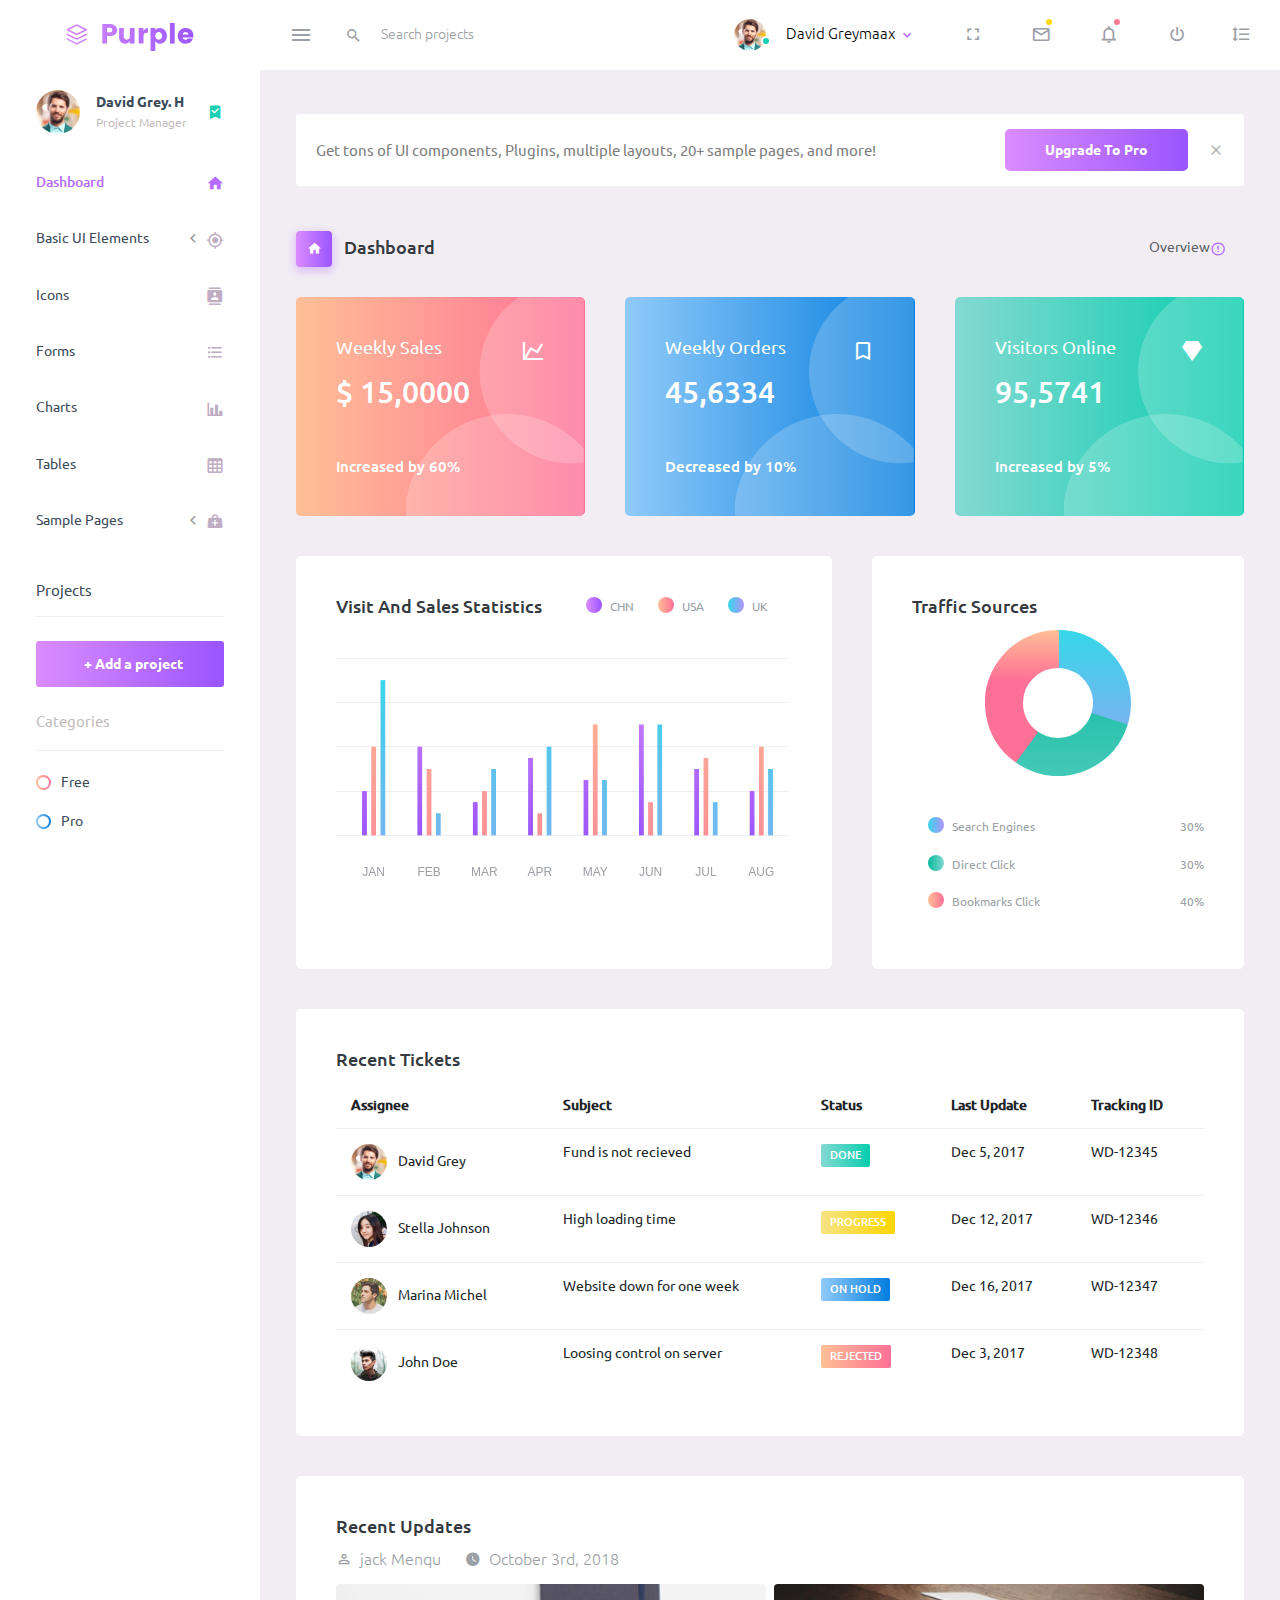
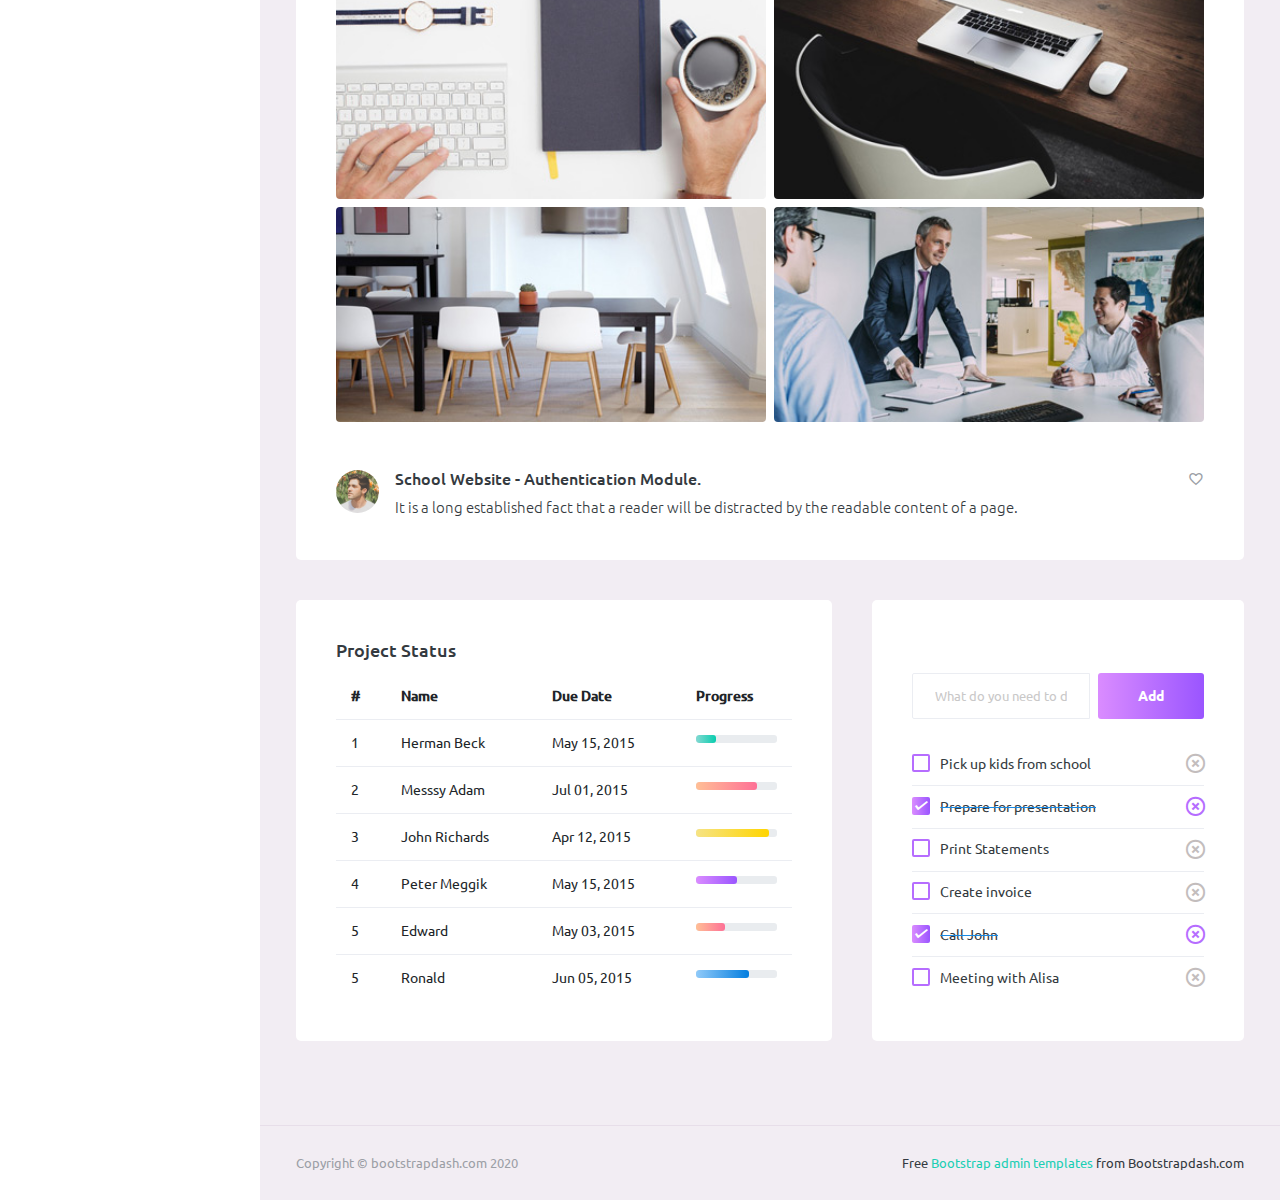
<file: MoviesPrpject/wwwroot/writer/index.html>
<!DOCTYPE html>
<html lang="en">
  <head>
    <!-- Required meta tags -->
    <meta charset="utf-8">
    <meta name="viewport" content="width=device-width, initial-scale=1, shrink-to-fit=no">
    <title>Purple Admin</title>
    <!-- plugins:css -->
    <link rel="stylesheet" href="assets/vendors/mdi/css/materialdesignicons.min.css">
    <link rel="stylesheet" href="assets/vendors/css/vendor.bundle.base.css">
    <!-- endinject -->
    <!-- Plugin css for this page -->
    <!-- End plugin css for this page -->
    <!-- inject:css -->
    <!-- endinject -->
    <!-- Layout styles -->
    <link rel="stylesheet" href="assets/css/style.css">
    <!-- End layout styles -->
    <link rel="shortcut icon" href="assets/images/favicon.ico" />
  </head>
  <body>
    <div class="container-scroller">
      <!-- partial:partials/_navbar.html -->
      <nav class="navbar default-layout-navbar col-lg-12 col-12 p-0 fixed-top d-flex flex-row">
        <div class="text-center navbar-brand-wrapper d-flex align-items-center justify-content-center">
          <a class="navbar-brand brand-logo" href="index.html"><img src="assets/images/logo.svg" alt="logo" /></a>
          <a class="navbar-brand brand-logo-mini" href="index.html"><img src="assets/images/logo-mini.svg" alt="logo" /></a>
        </div>
        <div class="navbar-menu-wrapper d-flex align-items-stretch">
          <button class="navbar-toggler navbar-toggler align-self-center" type="button" data-toggle="minimize">
            <span class="mdi mdi-menu"></span>
          </button>
          <div class="search-field d-none d-md-block">
            <form class="d-flex align-items-center h-100" action="#">
              <div class="input-group">
                <div class="input-group-prepend bg-transparent">
                  <i class="input-group-text border-0 mdi mdi-magnify"></i>
                </div>
                <input type="text" class="form-control bg-transparent border-0" placeholder="Search projects">
              </div>
            </form>
          </div>
          <ul class="navbar-nav navbar-nav-right">
            <li class="nav-item nav-profile dropdown">
              <a class="nav-link dropdown-toggle" id="profileDropdown" href="#" data-toggle="dropdown" aria-expanded="false">
                <div class="nav-profile-img">
                  <img src="assets/images/faces/face1.jpg" alt="image">
                  <span class="availability-status online"></span>
                </div>
                <div class="nav-profile-text">
                  <p class="mb-1 text-black">David Greymaax</p>
                </div>
              </a>
              <div class="dropdown-menu navbar-dropdown" aria-labelledby="profileDropdown">
                <a class="dropdown-item" href="#">
                  <i class="mdi mdi-cached mr-2 text-success"></i> Activity Log </a>
                <div class="dropdown-divider"></div>
                <a class="dropdown-item" href="#">
                  <i class="mdi mdi-logout mr-2 text-primary"></i> Signout </a>
              </div>
            </li>
            <li class="nav-item d-none d-lg-block full-screen-link">
              <a class="nav-link">
                <i class="mdi mdi-fullscreen" id="fullscreen-button"></i>
              </a>
            </li>
            <li class="nav-item dropdown">
              <a class="nav-link count-indicator dropdown-toggle" id="messageDropdown" href="#" data-toggle="dropdown" aria-expanded="false">
                <i class="mdi mdi-email-outline"></i>
                <span class="count-symbol bg-warning"></span>
              </a>
              <div class="dropdown-menu dropdown-menu-right navbar-dropdown preview-list" aria-labelledby="messageDropdown">
                <h6 class="p-3 mb-0">Messages</h6>
                <div class="dropdown-divider"></div>
                <a class="dropdown-item preview-item">
                  <div class="preview-thumbnail">
                    <img src="assets/images/faces/face4.jpg" alt="image" class="profile-pic">
                  </div>
                  <div class="preview-item-content d-flex align-items-start flex-column justify-content-center">
                    <h6 class="preview-subject ellipsis mb-1 font-weight-normal">Mark send you a message</h6>
                    <p class="text-gray mb-0"> 1 Minutes ago </p>
                  </div>
                </a>
                <div class="dropdown-divider"></div>
                <a class="dropdown-item preview-item">
                  <div class="preview-thumbnail">
                    <img src="assets/images/faces/face2.jpg" alt="image" class="profile-pic">
                  </div>
                  <div class="preview-item-content d-flex align-items-start flex-column justify-content-center">
                    <h6 class="preview-subject ellipsis mb-1 font-weight-normal">Cregh send you a message</h6>
                    <p class="text-gray mb-0"> 15 Minutes ago </p>
                  </div>
                </a>
                <div class="dropdown-divider"></div>
                <a class="dropdown-item preview-item">
                  <div class="preview-thumbnail">
                    <img src="assets/images/faces/face3.jpg" alt="image" class="profile-pic">
                  </div>
                  <div class="preview-item-content d-flex align-items-start flex-column justify-content-center">
                    <h6 class="preview-subject ellipsis mb-1 font-weight-normal">Profile picture updated</h6>
                    <p class="text-gray mb-0"> 18 Minutes ago </p>
                  </div>
                </a>
                <div class="dropdown-divider"></div>
                <h6 class="p-3 mb-0 text-center">4 new messages</h6>
              </div>
            </li>
            <li class="nav-item dropdown">
              <a class="nav-link count-indicator dropdown-toggle" id="notificationDropdown" href="#" data-toggle="dropdown">
                <i class="mdi mdi-bell-outline"></i>
                <span class="count-symbol bg-danger"></span>
              </a>
              <div class="dropdown-menu dropdown-menu-right navbar-dropdown preview-list" aria-labelledby="notificationDropdown">
                <h6 class="p-3 mb-0">Notifications</h6>
                <div class="dropdown-divider"></div>
                <a class="dropdown-item preview-item">
                  <div class="preview-thumbnail">
                    <div class="preview-icon bg-success">
                      <i class="mdi mdi-calendar"></i>
                    </div>
                  </div>
                  <div class="preview-item-content d-flex align-items-start flex-column justify-content-center">
                    <h6 class="preview-subject font-weight-normal mb-1">Event today</h6>
                    <p class="text-gray ellipsis mb-0"> Just a reminder that you have an event today </p>
                  </div>
                </a>
                <div class="dropdown-divider"></div>
                <a class="dropdown-item preview-item">
                  <div class="preview-thumbnail">
                    <div class="preview-icon bg-warning">
                      <i class="mdi mdi-settings"></i>
                    </div>
                  </div>
                  <div class="preview-item-content d-flex align-items-start flex-column justify-content-center">
                    <h6 class="preview-subject font-weight-normal mb-1">Settings</h6>
                    <p class="text-gray ellipsis mb-0"> Update dashboard </p>
                  </div>
                </a>
                <div class="dropdown-divider"></div>
                <a class="dropdown-item preview-item">
                  <div class="preview-thumbnail">
                    <div class="preview-icon bg-info">
                      <i class="mdi mdi-link-variant"></i>
                    </div>
                  </div>
                  <div class="preview-item-content d-flex align-items-start flex-column justify-content-center">
                    <h6 class="preview-subject font-weight-normal mb-1">Launch Admin</h6>
                    <p class="text-gray ellipsis mb-0"> New admin wow! </p>
                  </div>
                </a>
                <div class="dropdown-divider"></div>
                <h6 class="p-3 mb-0 text-center">See all notifications</h6>
              </div>
            </li>
            <li class="nav-item nav-logout d-none d-lg-block">
              <a class="nav-link" href="#">
                <i class="mdi mdi-power"></i>
              </a>
            </li>
            <li class="nav-item nav-settings d-none d-lg-block">
              <a class="nav-link" href="#">
                <i class="mdi mdi-format-line-spacing"></i>
              </a>
            </li>
          </ul>
          <button class="navbar-toggler navbar-toggler-right d-lg-none align-self-center" type="button" data-toggle="offcanvas">
            <span class="mdi mdi-menu"></span>
          </button>
        </div>
      </nav>
      <!-- partial -->
      <div class="container-fluid page-body-wrapper">
        <!-- partial:partials/_sidebar.html -->
        <nav class="sidebar sidebar-offcanvas" id="sidebar">
          <ul class="nav">
            <li class="nav-item nav-profile">
              <a href="#" class="nav-link">
                <div class="nav-profile-image">
                  <img src="assets/images/faces/face1.jpg" alt="profile">
                  <span class="login-status online"></span>
                  <!--change to offline or busy as needed-->
                </div>
                <div class="nav-profile-text d-flex flex-column">
                  <span class="font-weight-bold mb-2">David Grey. H</span>
                  <span class="text-secondary text-small">Project Manager</span>
                </div>
                <i class="mdi mdi-bookmark-check text-success nav-profile-badge"></i>
              </a>
            </li>
            <li class="nav-item">
              <a class="nav-link" href="index.html">
                <span class="menu-title">Dashboard</span>
                <i class="mdi mdi-home menu-icon"></i>
              </a>
            </li>
            <li class="nav-item">
              <a class="nav-link" data-toggle="collapse" href="#ui-basic" aria-expanded="false" aria-controls="ui-basic">
                <span class="menu-title">Basic UI Elements</span>
                <i class="menu-arrow"></i>
                <i class="mdi mdi-crosshairs-gps menu-icon"></i>
              </a>
              <div class="collapse" id="ui-basic">
                <ul class="nav flex-column sub-menu">
                  <li class="nav-item"> <a class="nav-link" href="pages/ui-features/buttons.html">Buttons</a></li>
                  <li class="nav-item"> <a class="nav-link" href="pages/ui-features/typography.html">Typography</a></li>
                </ul>
              </div>
            </li>
            <li class="nav-item">
              <a class="nav-link" href="pages/icons/mdi.html">
                <span class="menu-title">Icons</span>
                <i class="mdi mdi-contacts menu-icon"></i>
              </a>
            </li>
            <li class="nav-item">
              <a class="nav-link" href="pages/forms/basic_elements.html">
                <span class="menu-title">Forms</span>
                <i class="mdi mdi-format-list-bulleted menu-icon"></i>
              </a>
            </li>
            <li class="nav-item">
              <a class="nav-link" href="pages/charts/chartjs.html">
                <span class="menu-title">Charts</span>
                <i class="mdi mdi-chart-bar menu-icon"></i>
              </a>
            </li>
            <li class="nav-item">
              <a class="nav-link" href="pages/tables/basic-table.html">
                <span class="menu-title">Tables</span>
                <i class="mdi mdi-table-large menu-icon"></i>
              </a>
            </li>
            <li class="nav-item">
              <a class="nav-link" data-toggle="collapse" href="#general-pages" aria-expanded="false" aria-controls="general-pages">
                <span class="menu-title">Sample Pages</span>
                <i class="menu-arrow"></i>
                <i class="mdi mdi-medical-bag menu-icon"></i>
              </a>
              <div class="collapse" id="general-pages">
                <ul class="nav flex-column sub-menu">
                  <li class="nav-item"> <a class="nav-link" href="pages/samples/blank-page.html"> Blank Page </a></li>
                  <li class="nav-item"> <a class="nav-link" href="pages/samples/login.html"> Login </a></li>
                  <li class="nav-item"> <a class="nav-link" href="pages/samples/register.html"> Register </a></li>
                  <li class="nav-item"> <a class="nav-link" href="pages/samples/error-404.html"> 404 </a></li>
                  <li class="nav-item"> <a class="nav-link" href="pages/samples/error-500.html"> 500 </a></li>
                </ul>
              </div>
            </li>
            <li class="nav-item sidebar-actions">
              <span class="nav-link">
                <div class="border-bottom">
                  <h6 class="font-weight-normal mb-3">Projects</h6>
                </div>
                <button class="btn btn-block btn-lg btn-gradient-primary mt-4">+ Add a project</button>
                <div class="mt-4">
                  <div class="border-bottom">
                    <p class="text-secondary">Categories</p>
                  </div>
                  <ul class="gradient-bullet-list mt-4">
                    <li>Free</li>
                    <li>Pro</li>
                  </ul>
                </div>
              </span>
            </li>
          </ul>
        </nav>
        <!-- partial -->
        <div class="main-panel">
          <div class="content-wrapper">
            <div class="row" id="proBanner">
              <div class="col-12">
                <span class="d-flex align-items-center purchase-popup">
                  <p>Get tons of UI components, Plugins, multiple layouts, 20+ sample pages, and more!</p>
                  <a href="https://www.bootstrapdash.com/product/purple-bootstrap-admin-template?utm_source=organic&utm_medium=banner&utm_campaign=free-preview" target="_blank" class="btn download-button purchase-button ml-auto">Upgrade To Pro</a>
                  <i class="mdi mdi-close" id="bannerClose"></i>
                </span>
              </div>
            </div>
            <div class="page-header">
              <h3 class="page-title">
                <span class="page-title-icon bg-gradient-primary text-white mr-2">
                  <i class="mdi mdi-home"></i>
                </span> Dashboard
              </h3>
              <nav aria-label="breadcrumb">
                <ul class="breadcrumb">
                  <li class="breadcrumb-item active" aria-current="page">
                    <span></span>Overview <i class="mdi mdi-alert-circle-outline icon-sm text-primary align-middle"></i>
                  </li>
                </ul>
              </nav>
            </div>
            <div class="row">
              <div class="col-md-4 stretch-card grid-margin">
                <div class="card bg-gradient-danger card-img-holder text-white">
                  <div class="card-body">
                    <img src="assets/images/dashboard/circle.svg" class="card-img-absolute" alt="circle-image" />
                    <h4 class="font-weight-normal mb-3">Weekly Sales <i class="mdi mdi-chart-line mdi-24px float-right"></i>
                    </h4>
                    <h2 class="mb-5">$ 15,0000</h2>
                    <h6 class="card-text">Increased by 60%</h6>
                  </div>
                </div>
              </div>
              <div class="col-md-4 stretch-card grid-margin">
                <div class="card bg-gradient-info card-img-holder text-white">
                  <div class="card-body">
                    <img src="assets/images/dashboard/circle.svg" class="card-img-absolute" alt="circle-image" />
                    <h4 class="font-weight-normal mb-3">Weekly Orders <i class="mdi mdi-bookmark-outline mdi-24px float-right"></i>
                    </h4>
                    <h2 class="mb-5">45,6334</h2>
                    <h6 class="card-text">Decreased by 10%</h6>
                  </div>
                </div>
              </div>
              <div class="col-md-4 stretch-card grid-margin">
                <div class="card bg-gradient-success card-img-holder text-white">
                  <div class="card-body">
                    <img src="assets/images/dashboard/circle.svg" class="card-img-absolute" alt="circle-image" />
                    <h4 class="font-weight-normal mb-3">Visitors Online <i class="mdi mdi-diamond mdi-24px float-right"></i>
                    </h4>
                    <h2 class="mb-5">95,5741</h2>
                    <h6 class="card-text">Increased by 5%</h6>
                  </div>
                </div>
              </div>
            </div>
            <div class="row">
              <div class="col-md-7 grid-margin stretch-card">
                <div class="card">
                  <div class="card-body">
                    <div class="clearfix">
                      <h4 class="card-title float-left">Visit And Sales Statistics</h4>
                      <div id="visit-sale-chart-legend" class="rounded-legend legend-horizontal legend-top-right float-right"></div>
                    </div>
                    <canvas id="visit-sale-chart" class="mt-4"></canvas>
                  </div>
                </div>
              </div>
              <div class="col-md-5 grid-margin stretch-card">
                <div class="card">
                  <div class="card-body">
                    <h4 class="card-title">Traffic Sources</h4>
                    <canvas id="traffic-chart"></canvas>
                    <div id="traffic-chart-legend" class="rounded-legend legend-vertical legend-bottom-left pt-4"></div>
                  </div>
                </div>
              </div>
            </div>
            <div class="row">
              <div class="col-12 grid-margin">
                <div class="card">
                  <div class="card-body">
                    <h4 class="card-title">Recent Tickets</h4>
                    <div class="table-responsive">
                      <table class="table">
                        <thead>
                          <tr>
                            <th> Assignee </th>
                            <th> Subject </th>
                            <th> Status </th>
                            <th> Last Update </th>
                            <th> Tracking ID </th>
                          </tr>
                        </thead>
                        <tbody>
                          <tr>
                            <td>
                              <img src="assets/images/faces/face1.jpg" class="mr-2" alt="image"> David Grey
                            </td>
                            <td> Fund is not recieved </td>
                            <td>
                              <label class="badge badge-gradient-success">DONE</label>
                            </td>
                            <td> Dec 5, 2017 </td>
                            <td> WD-12345 </td>
                          </tr>
                          <tr>
                            <td>
                              <img src="assets/images/faces/face2.jpg" class="mr-2" alt="image"> Stella Johnson
                            </td>
                            <td> High loading time </td>
                            <td>
                              <label class="badge badge-gradient-warning">PROGRESS</label>
                            </td>
                            <td> Dec 12, 2017 </td>
                            <td> WD-12346 </td>
                          </tr>
                          <tr>
                            <td>
                              <img src="assets/images/faces/face3.jpg" class="mr-2" alt="image"> Marina Michel
                            </td>
                            <td> Website down for one week </td>
                            <td>
                              <label class="badge badge-gradient-info">ON HOLD</label>
                            </td>
                            <td> Dec 16, 2017 </td>
                            <td> WD-12347 </td>
                          </tr>
                          <tr>
                            <td>
                              <img src="assets/images/faces/face4.jpg" class="mr-2" alt="image"> John Doe
                            </td>
                            <td> Loosing control on server </td>
                            <td>
                              <label class="badge badge-gradient-danger">REJECTED</label>
                            </td>
                            <td> Dec 3, 2017 </td>
                            <td> WD-12348 </td>
                          </tr>
                        </tbody>
                      </table>
                    </div>
                  </div>
                </div>
              </div>
            </div>
            <div class="row">
              <div class="col-12 grid-margin stretch-card">
                <div class="card">
                  <div class="card-body">
                    <h4 class="card-title">Recent Updates</h4>
                    <div class="d-flex">
                      <div class="d-flex align-items-center mr-4 text-muted font-weight-light">
                        <i class="mdi mdi-account-outline icon-sm mr-2"></i>
                        <span>jack Menqu</span>
                      </div>
                      <div class="d-flex align-items-center text-muted font-weight-light">
                        <i class="mdi mdi-clock icon-sm mr-2"></i>
                        <span>October 3rd, 2018</span>
                      </div>
                    </div>
                    <div class="row mt-3">
                      <div class="col-6 pr-1">
                        <img src="assets/images/dashboard/img_1.jpg" class="mb-2 mw-100 w-100 rounded" alt="image">
                        <img src="assets/images/dashboard/img_4.jpg" class="mw-100 w-100 rounded" alt="image">
                      </div>
                      <div class="col-6 pl-1">
                        <img src="assets/images/dashboard/img_2.jpg" class="mb-2 mw-100 w-100 rounded" alt="image">
                        <img src="assets/images/dashboard/img_3.jpg" class="mw-100 w-100 rounded" alt="image">
                      </div>
                    </div>
                    <div class="d-flex mt-5 align-items-top">
                      <img src="assets/images/faces/face3.jpg" class="img-sm rounded-circle mr-3" alt="image">
                      <div class="mb-0 flex-grow">
                        <h5 class="mr-2 mb-2">School Website - Authentication Module.</h5>
                        <p class="mb-0 font-weight-light">It is a long established fact that a reader will be distracted by the readable content of a page.</p>
                      </div>
                      <div class="ml-auto">
                        <i class="mdi mdi-heart-outline text-muted"></i>
                      </div>
                    </div>
                  </div>
                </div>
              </div>
            </div>
            <div class="row">
              <div class="col-md-7 grid-margin stretch-card">
                <div class="card">
                  <div class="card-body">
                    <h4 class="card-title">Project Status</h4>
                    <div class="table-responsive">
                      <table class="table">
                        <thead>
                          <tr>
                            <th> # </th>
                            <th> Name </th>
                            <th> Due Date </th>
                            <th> Progress </th>
                          </tr>
                        </thead>
                        <tbody>
                          <tr>
                            <td> 1 </td>
                            <td> Herman Beck </td>
                            <td> May 15, 2015 </td>
                            <td>
                              <div class="progress">
                                <div class="progress-bar bg-gradient-success" role="progressbar" style="width: 25%" aria-valuenow="25" aria-valuemin="0" aria-valuemax="100"></div>
                              </div>
                            </td>
                          </tr>
                          <tr>
                            <td> 2 </td>
                            <td> Messsy Adam </td>
                            <td> Jul 01, 2015 </td>
                            <td>
                              <div class="progress">
                                <div class="progress-bar bg-gradient-danger" role="progressbar" style="width: 75%" aria-valuenow="75" aria-valuemin="0" aria-valuemax="100"></div>
                              </div>
                            </td>
                          </tr>
                          <tr>
                            <td> 3 </td>
                            <td> John Richards </td>
                            <td> Apr 12, 2015 </td>
                            <td>
                              <div class="progress">
                                <div class="progress-bar bg-gradient-warning" role="progressbar" style="width: 90%" aria-valuenow="90" aria-valuemin="0" aria-valuemax="100"></div>
                              </div>
                            </td>
                          </tr>
                          <tr>
                            <td> 4 </td>
                            <td> Peter Meggik </td>
                            <td> May 15, 2015 </td>
                            <td>
                              <div class="progress">
                                <div class="progress-bar bg-gradient-primary" role="progressbar" style="width: 50%" aria-valuenow="50" aria-valuemin="0" aria-valuemax="100"></div>
                              </div>
                            </td>
                          </tr>
                          <tr>
                            <td> 5 </td>
                            <td> Edward </td>
                            <td> May 03, 2015 </td>
                            <td>
                              <div class="progress">
                                <div class="progress-bar bg-gradient-danger" role="progressbar" style="width: 35%" aria-valuenow="35" aria-valuemin="0" aria-valuemax="100"></div>
                              </div>
                            </td>
                          </tr>
                          <tr>
                            <td> 5 </td>
                            <td> Ronald </td>
                            <td> Jun 05, 2015 </td>
                            <td>
                              <div class="progress">
                                <div class="progress-bar bg-gradient-info" role="progressbar" style="width: 65%" aria-valuenow="65" aria-valuemin="0" aria-valuemax="100"></div>
                              </div>
                            </td>
                          </tr>
                        </tbody>
                      </table>
                    </div>
                  </div>
                </div>
              </div>
              <div class="col-md-5 grid-margin stretch-card">
                <div class="card">
                  <div class="card-body">
                    <h4 class="card-title text-white">Todo</h4>
                    <div class="add-items d-flex">
                      <input type="text" class="form-control todo-list-input" placeholder="What do you need to do today?">
                      <button class="add btn btn-gradient-primary font-weight-bold todo-list-add-btn" id="add-task">Add</button>
                    </div>
                    <div class="list-wrapper">
                      <ul class="d-flex flex-column-reverse todo-list todo-list-custom">
                        <li>
                          <div class="form-check">
                            <label class="form-check-label">
                              <input class="checkbox" type="checkbox"> Meeting with Alisa </label>
                          </div>
                          <i class="remove mdi mdi-close-circle-outline"></i>
                        </li>
                        <li class="completed">
                          <div class="form-check">
                            <label class="form-check-label">
                              <input class="checkbox" type="checkbox" checked> Call John </label>
                          </div>
                          <i class="remove mdi mdi-close-circle-outline"></i>
                        </li>
                        <li>
                          <div class="form-check">
                            <label class="form-check-label">
                              <input class="checkbox" type="checkbox"> Create invoice </label>
                          </div>
                          <i class="remove mdi mdi-close-circle-outline"></i>
                        </li>
                        <li>
                          <div class="form-check">
                            <label class="form-check-label">
                              <input class="checkbox" type="checkbox"> Print Statements </label>
                          </div>
                          <i class="remove mdi mdi-close-circle-outline"></i>
                        </li>
                        <li class="completed">
                          <div class="form-check">
                            <label class="form-check-label">
                              <input class="checkbox" type="checkbox" checked> Prepare for presentation </label>
                          </div>
                          <i class="remove mdi mdi-close-circle-outline"></i>
                        </li>
                        <li>
                          <div class="form-check">
                            <label class="form-check-label">
                              <input class="checkbox" type="checkbox"> Pick up kids from school </label>
                          </div>
                          <i class="remove mdi mdi-close-circle-outline"></i>
                        </li>
                      </ul>
                    </div>
                  </div>
                </div>
              </div>
            </div>
          </div>
          <!-- content-wrapper ends -->
          <!-- partial:partials/_footer.html -->
          <footer class="footer">
            <div class="container-fluid clearfix">
              <span class="text-muted d-block text-center text-sm-left d-sm-inline-block">Copyright © bootstrapdash.com 2020</span>
              <span class="float-none float-sm-right d-block mt-1 mt-sm-0 text-center"> Free <a href="https://www.bootstrapdash.com/bootstrap-admin-template/" target="_blank">Bootstrap admin templates </a> from Bootstrapdash.com</span>
            </div>
          </footer>
          <!-- partial -->
        </div>
        <!-- main-panel ends -->
      </div>
      <!-- page-body-wrapper ends -->
    </div>
    <!-- container-scroller -->
    <!-- plugins:js -->
    <script src="assets/vendors/js/vendor.bundle.base.js"></script>
    <!-- endinject -->
    <!-- Plugin js for this page -->
    <script src="assets/vendors/chart.js/Chart.min.js"></script>
    <!-- End plugin js for this page -->
    <!-- inject:js -->
    <script src="assets/js/off-canvas.js"></script>
    <script src="assets/js/hoverable-collapse.js"></script>
    <script src="assets/js/misc.js"></script>
    <!-- endinject -->
    <!-- Custom js for this page -->
    <script src="assets/js/dashboard.js"></script>
    <script src="assets/js/todolist.js"></script>
    <!-- End custom js for this page -->
  </body>
</html>
</file>
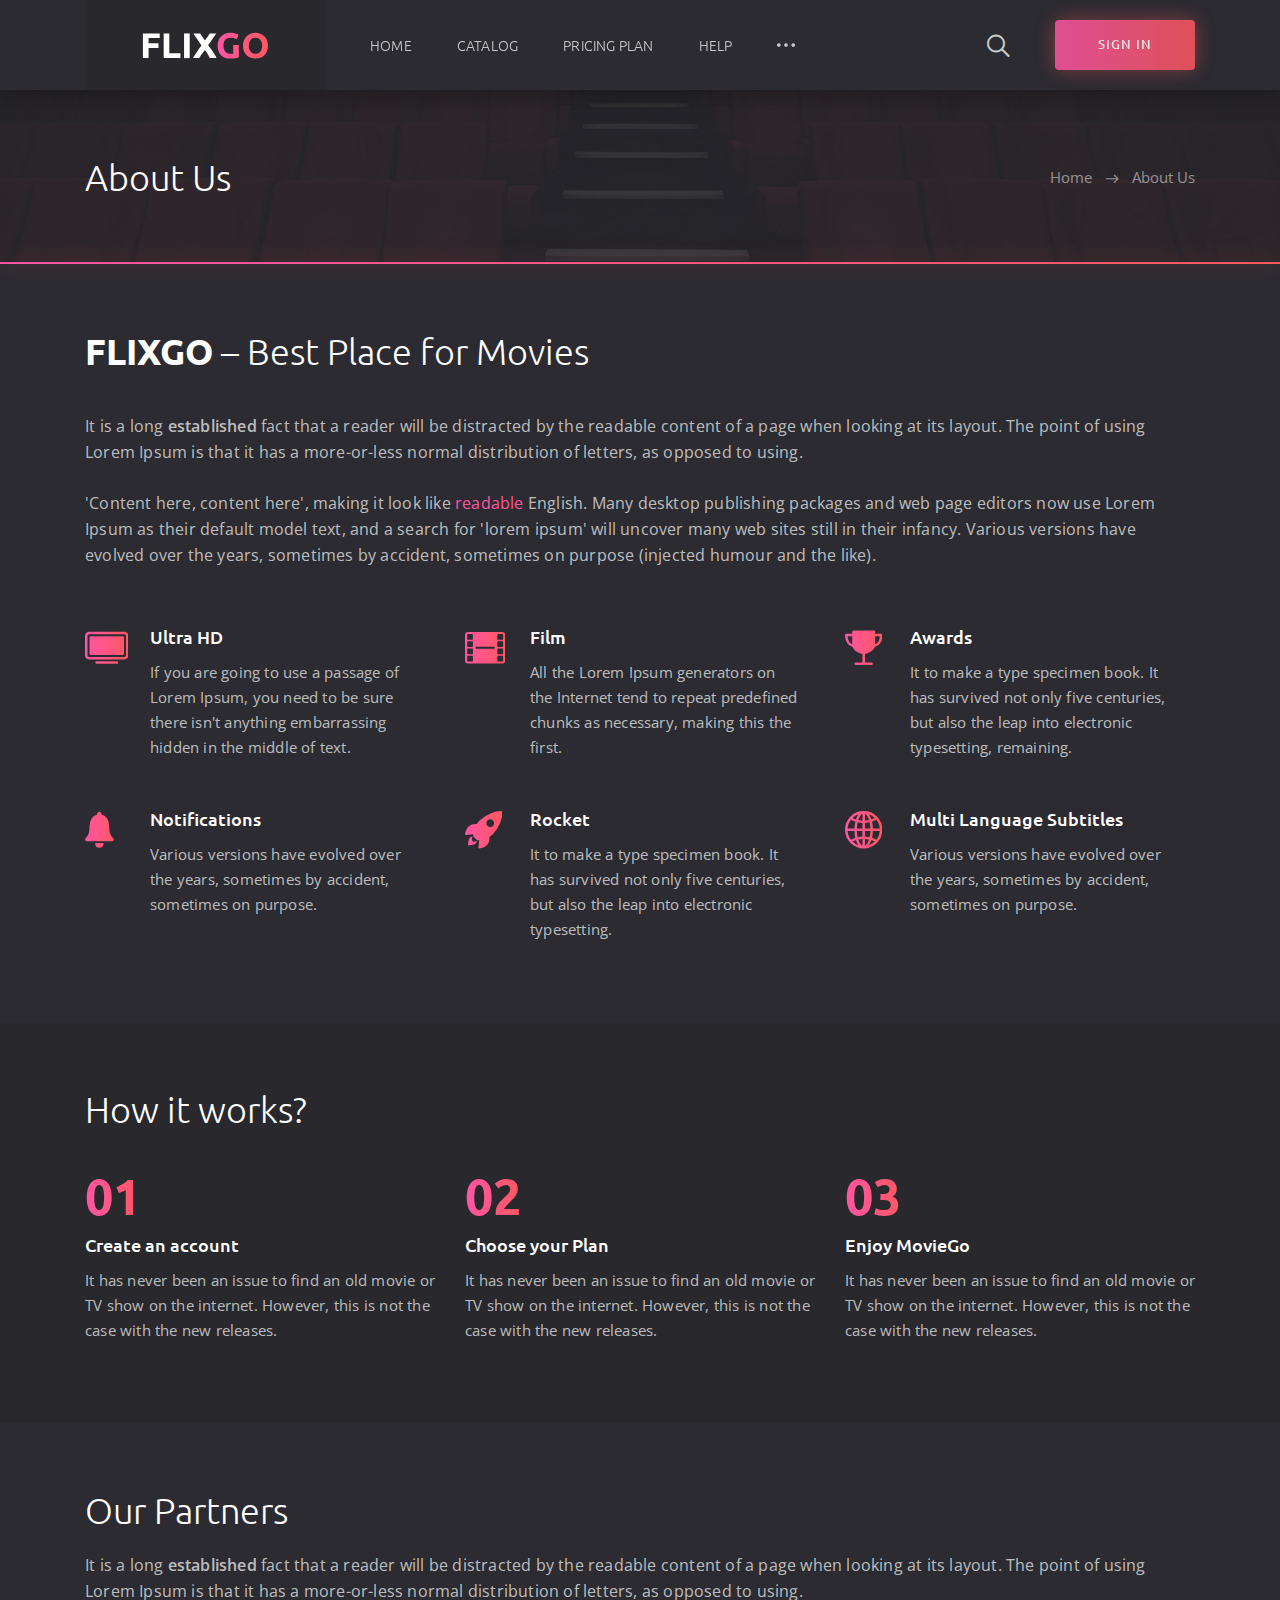
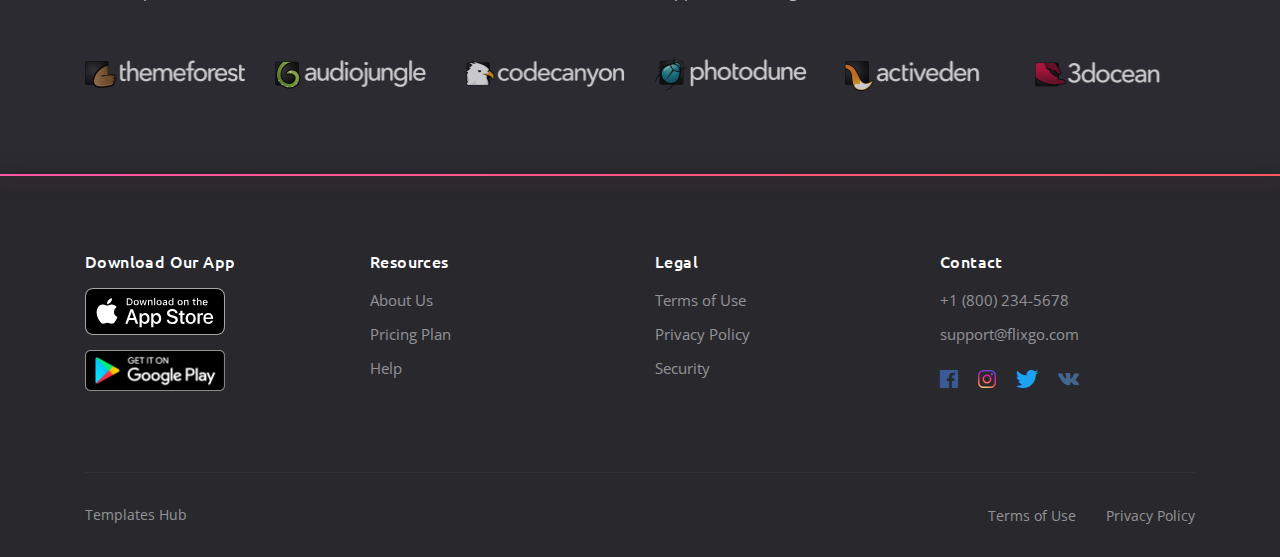
<file: MoviesPrpject/wwwroot/Theme2/about.html>
<!DOCTYPE html>
<html lang="en">

<head>
	<meta charset="utf-8">
	<meta name="viewport" content="width=device-width, initial-scale=1, shrink-to-fit=no">

	<!-- Font -->
	<link href="https://fonts.googleapis.com/css?family=Open+Sans:400,600%7CUbuntu:300,400,500,700" rel="stylesheet">

	<!-- CSS -->
	<link rel="stylesheet" href="css/bootstrap-reboot.min.css">
	<link rel="stylesheet" href="css/bootstrap-grid.min.css">
	<link rel="stylesheet" href="css/owl.carousel.min.css">
	<link rel="stylesheet" href="css/jquery.mCustomScrollbar.min.css">
	<link rel="stylesheet" href="css/nouislider.min.css">
	<link rel="stylesheet" href="css/ionicons.min.css">
	<link rel="stylesheet" href="css/plyr.css">
	<link rel="stylesheet" href="css/photoswipe.css">
	<link rel="stylesheet" href="css/default-skin.css">
	<link rel="stylesheet" href="css/main.css">

	<!-- Favicons -->
	<link rel="icon" type="image/png" href="icon/favicon-32x32.png" sizes="32x32">
	<link rel="apple-touch-icon" href="icon/favicon-32x32.png">
	<link rel="apple-touch-icon" sizes="72x72" href="icon/apple-touch-icon-72x72.png">
	<link rel="apple-touch-icon" sizes="114x114" href="icon/apple-touch-icon-114x114.png">
	<link rel="apple-touch-icon" sizes="144x144" href="icon/apple-touch-icon-144x144.png">

	<meta name="description" content="">
	<meta name="keywords" content="">
	<meta name="author" content="Dmitry Volkov">
	<title>FlixGo – Online Movies, TV Shows & Cinema HTML Template</title>

</head>
<body class="body">
	
	<!-- header -->
	<header class="header">
		<div class="header__wrap">
			<div class="container">
				<div class="row">
					<div class="col-12">
						<div class="header__content">
							<!-- header logo -->
							<a href="index.html" class="header__logo">
								<img src="img/logo.svg" alt="">
							</a>
							<!-- end header logo -->

							<!-- header nav -->
							<ul class="header__nav">
								<!-- dropdown -->
								<li class="header__nav-item">
									<a class="dropdown-toggle header__nav-link" href="#" role="button" id="dropdownMenuHome" data-toggle="dropdown" aria-haspopup="true" aria-expanded="false">Home</a>

									<ul class="dropdown-menu header__dropdown-menu" aria-labelledby="dropdownMenuHome">
										<li><a href="index.html">Home slideshow bg</a></li>
										<li><a href="index2.html">Home static bg</a></li>
									</ul>
								</li>
								<!-- end dropdown -->

								<!-- dropdown -->
								<li class="header__nav-item">
									<a class="dropdown-toggle header__nav-link" href="#" role="button" id="dropdownMenuCatalog" data-toggle="dropdown" aria-haspopup="true" aria-expanded="false">Catalog</a>

									<ul class="dropdown-menu header__dropdown-menu" aria-labelledby="dropdownMenuCatalog">
										<li><a href="catalog1.html">Catalog Grid</a></li>
										<li><a href="catalog2.html">Catalog List</a></li>
										<li><a href="details1.html">Details Movie</a></li>
										<li><a href="details2.html">Details TV Series</a></li>
									</ul>
								</li>
								<!-- end dropdown -->

								<li class="header__nav-item">
									<a href="pricing.html" class="header__nav-link">Pricing Plan</a>
								</li>

								<li class="header__nav-item">
									<a href="faq.html" class="header__nav-link">Help</a>
								</li>

								<!-- dropdown -->
								<li class="dropdown header__nav-item">
									<a class="dropdown-toggle header__nav-link header__nav-link--more" href="#" role="button" id="dropdownMenuMore" data-toggle="dropdown" aria-haspopup="true" aria-expanded="false"><i class="icon ion-ios-more"></i></a>

									<ul class="dropdown-menu header__dropdown-menu" aria-labelledby="dropdownMenuMore">
										<li><a href="about.html">About</a></li>
										<li><a href="signin.html">Sign In</a></li>
										<li><a href="signup.html">Sign Up</a></li>
										<li><a href="404.html">404 Page</a></li>
									</ul>
								</li>
								<!-- end dropdown -->
							</ul>
							<!-- end header nav -->

							<!-- header auth -->
							<div class="header__auth">
								<button class="header__search-btn" type="button">
									<i class="icon ion-ios-search"></i>
								</button>

								<a href="signin.html" class="header__sign-in">
									<i class="icon ion-ios-log-in"></i>
									<span>sign in</span>
								</a>
							</div>
							<!-- end header auth -->

							<!-- header menu btn -->
							<button class="header__btn" type="button">
								<span></span>
								<span></span>
								<span></span>
							</button>
							<!-- end header menu btn -->
						</div>
					</div>
				</div>
			</div>
		</div>

		<!-- header search -->
		<form action="#" class="header__search">
			<div class="container">
				<div class="row">
					<div class="col-12">
						<div class="header__search-content">
							<input type="text" placeholder="Search for a movie, TV Series that you are looking for">

							<button type="button">search</button>
						</div>
					</div>
				</div>
			</div>
		</form>
		<!-- end header search -->
	</header>
	<!-- end header -->

	<!-- page title -->
	<section class="section section--first section--bg" data-bg="img/section/section.jpg">
		<div class="container">
			<div class="row">
				<div class="col-12">
					<div class="section__wrap">
						<!-- section title -->
						<h2 class="section__title">About Us</h2>
						<!-- end section title -->

						<!-- breadcrumb -->
						<ul class="breadcrumb">
							<li class="breadcrumb__item"><a href="#">Home</a></li>
							<li class="breadcrumb__item breadcrumb__item--active">About Us</li>
						</ul>
						<!-- end breadcrumb -->
					</div>
				</div>
			</div>
		</div>
	</section>
	<!-- end page title -->

	<!-- about -->
	<section class="section">
		<div class="container">
			<div class="row">
				<!-- section title -->
				<div class="col-12">
					<h2 class="section__title"><b>FLIXGO</b> – Best Place for Movies</h2>
				</div>
				<!-- end section title -->

				<!-- section text -->
				<div class="col-12">
					<p class="section__text">It is a long <b>established</b> fact that a reader will be distracted by the readable content of a page when looking at its layout. The point of using Lorem Ipsum is that it has a more-or-less normal distribution of letters, as opposed to using.</p>

					<p class="section__text section__text--last-with-margin">'Content here, content here', making it look like <a href="#">readable</a> English. Many desktop publishing packages and web page editors now use Lorem Ipsum as their default model text, and a search for 'lorem ipsum' will uncover many web sites still in their infancy. Various versions have evolved over the years, sometimes by accident, sometimes on purpose (injected humour and the like).</p>
				</div>
				<!-- end section text -->

				<!-- feature -->
				<div class="col-12 col-md-6 col-lg-4">
					<div class="feature">
						<i class="icon ion-ios-tv feature__icon"></i>
						<h3 class="feature__title">Ultra HD</h3>
						<p class="feature__text">If you are going to use a passage of Lorem Ipsum, you need to be sure there isn't anything embarrassing hidden in the middle of text.</p>
					</div>
				</div>
				<!-- end feature -->

				<!-- feature -->
				<div class="col-12 col-md-6 col-lg-4">
					<div class="feature">
						<i class="icon ion-ios-film feature__icon"></i>
						<h3 class="feature__title">Film</h3>
						<p class="feature__text">All the Lorem Ipsum generators on the Internet tend to repeat predefined chunks as necessary, making this the first.</p>
					</div>
				</div>
				<!-- end feature -->

				<!-- feature -->
				<div class="col-12 col-md-6 col-lg-4">
					<div class="feature">
						<i class="icon ion-ios-trophy feature__icon"></i>
						<h3 class="feature__title">Awards</h3>
						<p class="feature__text">It to make a type specimen book. It has survived not only five centuries, but also the leap into electronic typesetting, remaining.</p>
					</div>
				</div>
				<!-- end feature -->

				<!-- feature -->
				<div class="col-12 col-md-6 col-lg-4">
					<div class="feature">
						<i class="icon ion-ios-notifications feature__icon"></i>
						<h3 class="feature__title">Notifications</h3>
						<p class="feature__text">Various versions have evolved over the years, sometimes by accident, sometimes on purpose.</p>
					</div>
				</div>
				<!-- end feature -->

				<!-- feature -->
				<div class="col-12 col-md-6 col-lg-4">
					<div class="feature">
						<i class="icon ion-ios-rocket feature__icon"></i>
						<h3 class="feature__title">Rocket</h3>
						<p class="feature__text">It to make a type specimen book. It has survived not only five centuries, but also the leap into electronic typesetting.</p>
					</div>
				</div>
				<!-- end feature -->

				<!-- feature -->
				<div class="col-12 col-md-6 col-lg-4">
					<div class="feature">
						<i class="icon ion-ios-globe feature__icon"></i>
						<h3 class="feature__title">Multi Language Subtitles </h3>
						<p class="feature__text">Various versions have evolved over the years, sometimes by accident, sometimes on purpose.</p>
					</div>
				</div>
				<!-- end feature -->
			</div>
		</div>
	</section>
	<!-- end about -->

	<!-- how it works -->
	<section class="section section--dark">
		<div class="container">
			<div class="row">
				<!-- section title -->
				<div class="col-12">
					<h2 class="section__title section__title--no-margin">How it works?</h2>
				</div>
				<!-- end section title -->

				<!-- how box -->
				<div class="col-12 col-md-6 col-lg-4">
					<div class="how">
						<span class="how__number">01</span>
						<h3 class="how__title">Create an account</h3>
						<p class="how__text">It has never been an issue to find an old movie or TV show on the internet. However, this is not the case with the new releases.</p>
					</div>
				</div>
				<!-- ebd how box -->

				<!-- how box -->
				<div class="col-12 col-md-6 col-lg-4">
					<div class="how">
						<span class="how__number">02</span>
						<h3 class="how__title">Choose your Plan</h3>
						<p class="how__text">It has never been an issue to find an old movie or TV show on the internet. However, this is not the case with the new releases.</p>
					</div>
				</div>
				<!-- ebd how box -->

				<!-- how box -->
				<div class="col-12 col-md-6 col-lg-4">
					<div class="how">
						<span class="how__number">03</span>
						<h3 class="how__title">Enjoy MovieGo</h3>
						<p class="how__text">It has never been an issue to find an old movie or TV show on the internet. However, this is not the case with the new releases.</p>
					</div>
				</div>
				<!-- ebd how box -->
			</div>
		</div>
	</section>
	<!-- end how it works -->

	<!-- partners -->
	<section class="section">
		<div class="container">
			<div class="row">
				<!-- section title -->
				<div class="col-12">
					<h2 class="section__title section__title--no-margin">Our Partners</h2>
				</div>
				<!-- end section title -->

				<!-- section text -->
				<div class="col-12">
					<p class="section__text section__text--last-with-margin">It is a long <b>established</b> fact that a reader will be distracted by the readable content of a page when looking at its layout. The point of using Lorem Ipsum is that it has a more-or-less normal distribution of letters, as opposed to using.</p>
				</div>
				<!-- end section text -->

				<!-- partner -->
				<div class="col-6 col-sm-4 col-md-3 col-lg-2">
					<a href="#" class="partner">
						<img src="img/partners/themeforest-light-background.png" alt="" class="partner__img">
					</a>
				</div>
				<!-- end partner -->

				<!-- partner -->
				<div class="col-6 col-sm-4 col-md-3 col-lg-2">
					<a href="#" class="partner">
						<img src="img/partners/audiojungle-light-background.png" alt="" class="partner__img">
					</a>
				</div>
				<!-- end partner -->

				<!-- partner -->
				<div class="col-6 col-sm-4 col-md-3 col-lg-2">
					<a href="#" class="partner">
						<img src="img/partners/codecanyon-light-background.png" alt="" class="partner__img">
					</a>
				</div>
				<!-- end partner -->

				<!-- partner -->
				<div class="col-6 col-sm-4 col-md-3 col-lg-2">
					<a href="#" class="partner">
						<img src="img/partners/photodune-light-background.png" alt="" class="partner__img">
					</a>
				</div>
				<!-- end partner -->

				<!-- partner -->
				<div class="col-6 col-sm-4 col-md-3 col-lg-2">
					<a href="#" class="partner">
						<img src="img/partners/activeden-light-background.png" alt="" class="partner__img">
					</a>
				</div>
				<!-- end partner -->

				<!-- partner -->
				<div class="col-6 col-sm-4 col-md-3 col-lg-2">
					<a href="#" class="partner">
						<img src="img/partners/3docean-light-background.png" alt="" class="partner__img">
					</a>
				</div>
				<!-- end partner -->
			</div>
		</div>
	</section>
	<!-- end partners -->

	<!-- footer -->
	<footer class="footer">
		<div class="container">
			<div class="row">
				<!-- footer list -->
				<div class="col-12 col-md-3">
					<h6 class="footer__title">Download Our App</h6>
					<ul class="footer__app">
						<li><a href="#"><img src="img/Download_on_the_App_Store_Badge.svg" alt=""></a></li>
						<li><a href="#"><img src="img/google-play-badge.png" alt=""></a></li>
					</ul>
				</div>
				<!-- end footer list -->

				<!-- footer list -->
				<div class="col-6 col-sm-4 col-md-3">
					<h6 class="footer__title">Resources</h6>
					<ul class="footer__list">
						<li><a href="#">About Us</a></li>
						<li><a href="#">Pricing Plan</a></li>
						<li><a href="#">Help</a></li>
					</ul>
				</div>
				<!-- end footer list -->

				<!-- footer list -->
				<div class="col-6 col-sm-4 col-md-3">
					<h6 class="footer__title">Legal</h6>
					<ul class="footer__list">
						<li><a href="#">Terms of Use</a></li>
						<li><a href="#">Privacy Policy</a></li>
						<li><a href="#">Security</a></li>
					</ul>
				</div>
				<!-- end footer list -->

				<!-- footer list -->
				<div class="col-12 col-sm-4 col-md-3">
					<h6 class="footer__title">Contact</h6>
					<ul class="footer__list">
						<li><a href="tel:+18002345678">+1 (800) 234-5678</a></li>
						<li><a href="mailto:support@moviego.com">support@flixgo.com</a></li>
					</ul>
					<ul class="footer__social">
						<li class="facebook"><a href="#"><i class="icon ion-logo-facebook"></i></a></li>
						<li class="instagram"><a href="#"><i class="icon ion-logo-instagram"></i></a></li>
						<li class="twitter"><a href="#"><i class="icon ion-logo-twitter"></i></a></li>
						<li class="vk"><a href="#"><i class="icon ion-logo-vk"></i></a></li>
					</ul>
				</div>
				<!-- end footer list -->

				<!-- footer copyright -->
				<div class="col-12">
					<div class="footer__copyright">
						<small><a target="_blank" href="https://www.templateshub.net">Templates Hub</a></small>

						<ul>
							<li><a href="#">Terms of Use</a></li>
							<li><a href="#">Privacy Policy</a></li>
						</ul>
					</div>
				</div>
				<!-- end footer copyright -->
			</div>
		</div>
	</footer>
	<!-- end footer -->

	<!-- JS -->
	<script src="js/jquery-3.3.1.min.js"></script>
	<script src="js/bootstrap.bundle.min.js"></script>
	<script src="js/owl.carousel.min.js"></script>
	<script src="js/jquery.mousewheel.min.js"></script>
	<script src="js/jquery.mCustomScrollbar.min.js"></script>
	<script src="js/wNumb.js"></script>
	<script src="js/nouislider.min.js"></script>
	<script src="js/plyr.min.js"></script>
	<script src="js/jquery.morelines.min.js"></script>
	<script src="js/photoswipe.min.js"></script>
	<script src="js/photoswipe-ui-default.min.js"></script>
	<script src="js/main.js"></script>
</body>

</html>
</file>
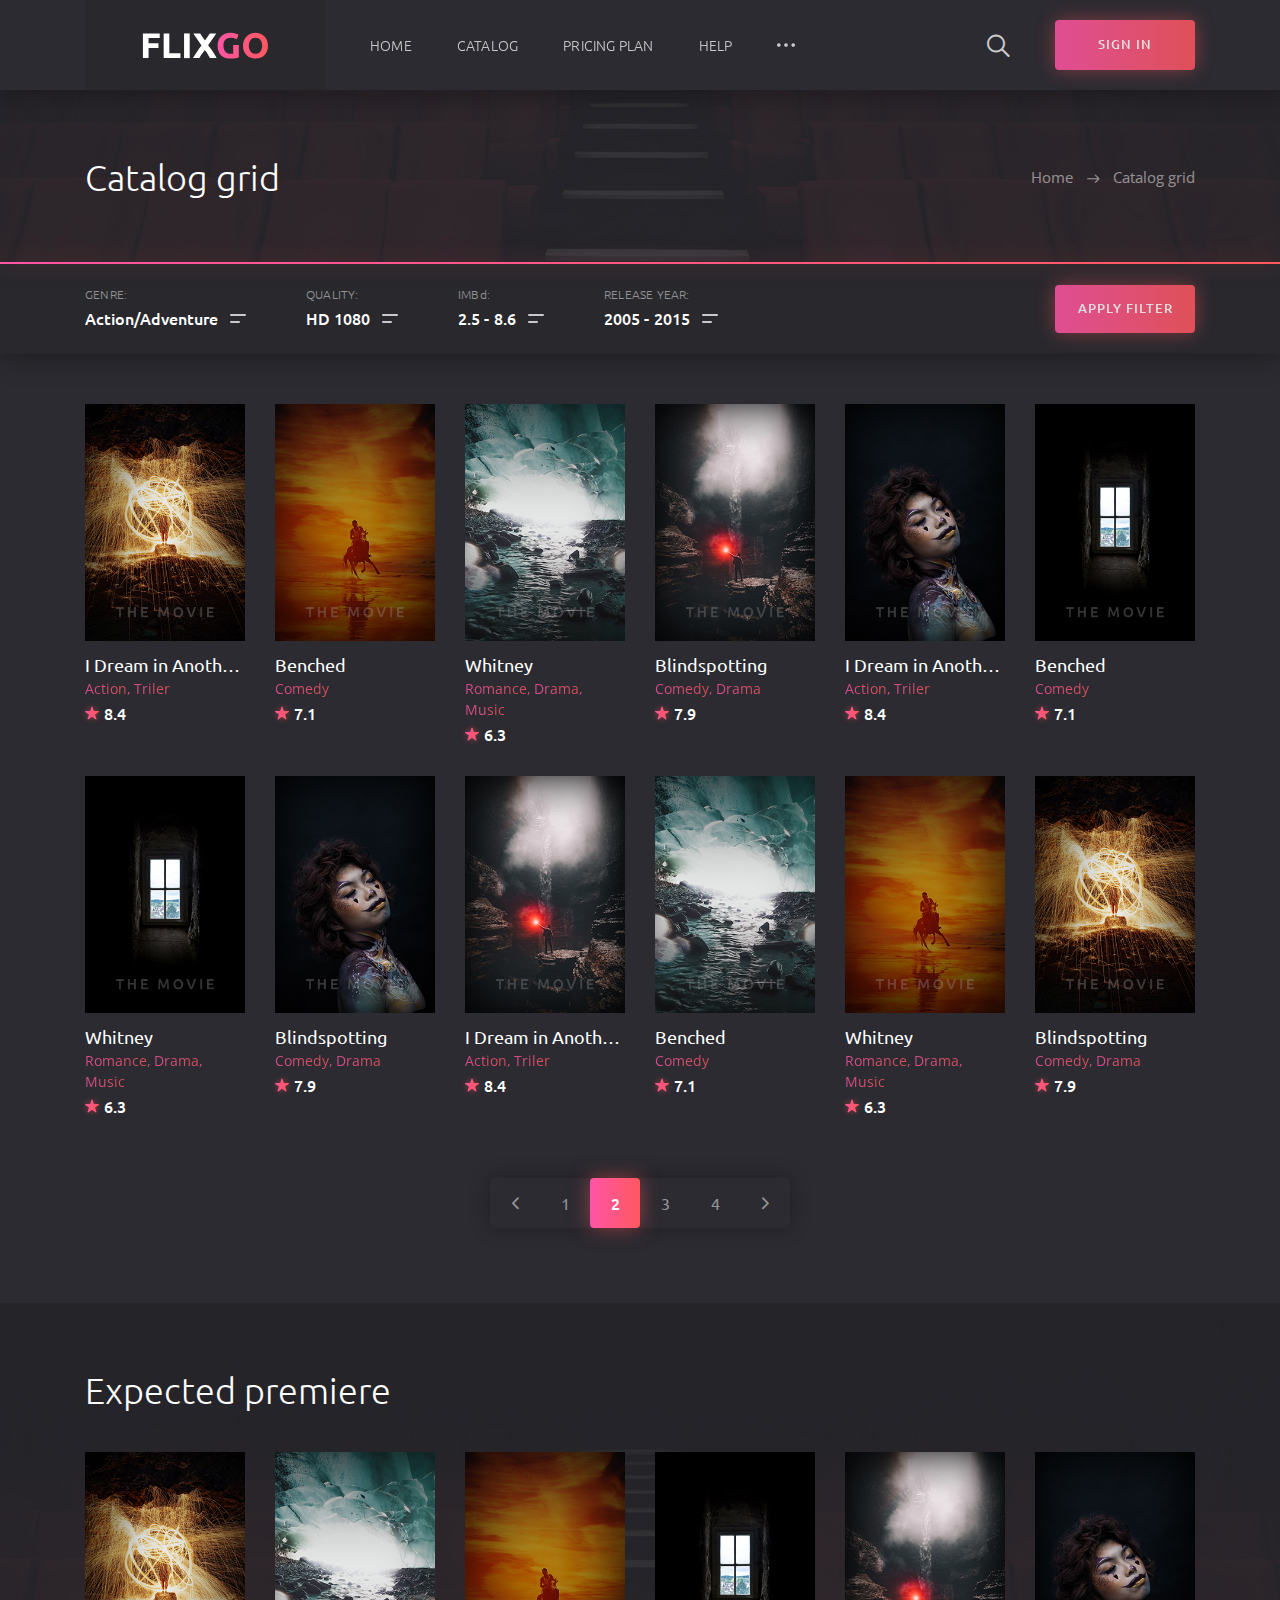
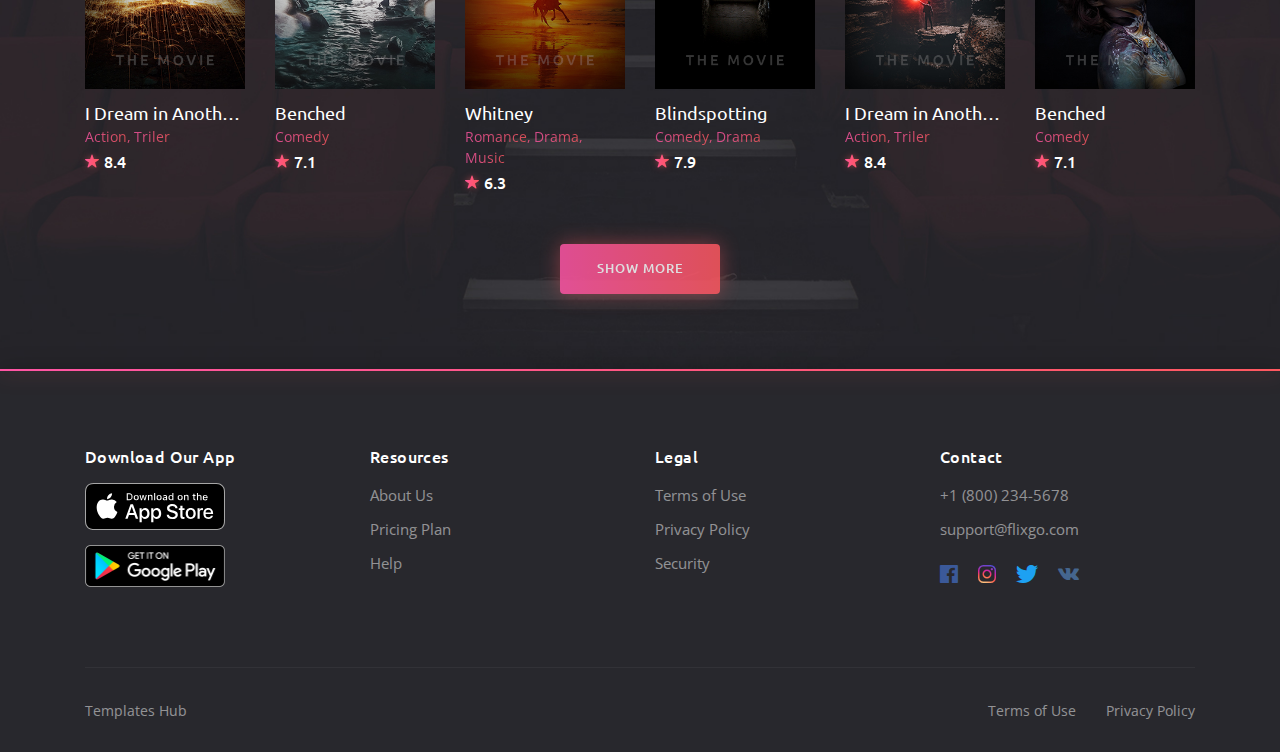
<file: MoviesPrpject/wwwroot/Theme2/catalog1.html>
<!DOCTYPE html>
<html lang="en">

<head>
	<meta charset="utf-8">
	<meta name="viewport" content="width=device-width, initial-scale=1, shrink-to-fit=no">

	<!-- Font -->
	<link href="https://fonts.googleapis.com/css?family=Open+Sans:400,600%7CUbuntu:300,400,500,700" rel="stylesheet"> 

	<!-- CSS -->
	<link rel="stylesheet" href="css/bootstrap-reboot.min.css">
	<link rel="stylesheet" href="css/bootstrap-grid.min.css">
	<link rel="stylesheet" href="css/owl.carousel.min.css">
	<link rel="stylesheet" href="css/jquery.mCustomScrollbar.min.css">
	<link rel="stylesheet" href="css/nouislider.min.css">
	<link rel="stylesheet" href="css/ionicons.min.css">
	<link rel="stylesheet" href="css/plyr.css">
	<link rel="stylesheet" href="css/photoswipe.css">
	<link rel="stylesheet" href="css/default-skin.css">
	<link rel="stylesheet" href="css/main.css">

	<!-- Favicons -->
	<link rel="icon" type="image/png" href="icon/favicon-32x32.png" sizes="32x32">
	<link rel="apple-touch-icon" href="icon/favicon-32x32.png">
	<link rel="apple-touch-icon" sizes="72x72" href="icon/apple-touch-icon-72x72.png">
	<link rel="apple-touch-icon" sizes="114x114" href="icon/apple-touch-icon-114x114.png">
	<link rel="apple-touch-icon" sizes="144x144" href="icon/apple-touch-icon-144x144.png">

	<meta name="description" content="">
	<meta name="keywords" content="">
	<meta name="author" content="Dmitry Volkov">
	<title>FlixGo – Online Movies, TV Shows & Cinema HTML Template</title>

</head>
<body class="body">
	
	<!-- header -->
	<header class="header">
		<div class="header__wrap">
			<div class="container">
				<div class="row">
					<div class="col-12">
						<div class="header__content">
							<!-- header logo -->
							<a href="index.html" class="header__logo">
								<img src="img/logo.svg" alt="">
							</a>
							<!-- end header logo -->

							<!-- header nav -->
							<ul class="header__nav">
								<!-- dropdown -->
								<li class="header__nav-item">
									<a class="dropdown-toggle header__nav-link" href="#" role="button" id="dropdownMenuHome" data-toggle="dropdown" aria-haspopup="true" aria-expanded="false">Home</a>

									<ul class="dropdown-menu header__dropdown-menu" aria-labelledby="dropdownMenuHome">
										<li><a href="index.html">Home slideshow bg</a></li>
										<li><a href="index2.html">Home static bg</a></li>
									</ul>
								</li>
								<!-- end dropdown -->

								<!-- dropdown -->
								<li class="header__nav-item">
									<a class="dropdown-toggle header__nav-link" href="#" role="button" id="dropdownMenuCatalog" data-toggle="dropdown" aria-haspopup="true" aria-expanded="false">Catalog</a>

									<ul class="dropdown-menu header__dropdown-menu" aria-labelledby="dropdownMenuCatalog">
										<li><a href="catalog1.html">Catalog Grid</a></li>
										<li><a href="catalog2.html">Catalog List</a></li>
										<li><a href="details1.html">Details Movie</a></li>
										<li><a href="details2.html">Details TV Series</a></li>
									</ul>
								</li>
								<!-- end dropdown -->

								<li class="header__nav-item">
									<a href="pricing.html" class="header__nav-link">Pricing Plan</a>
								</li>

								<li class="header__nav-item">
									<a href="faq.html" class="header__nav-link">Help</a>
								</li>

								<!-- dropdown -->
								<li class="dropdown header__nav-item">
									<a class="dropdown-toggle header__nav-link header__nav-link--more" href="#" role="button" id="dropdownMenuMore" data-toggle="dropdown" aria-haspopup="true" aria-expanded="false"><i class="icon ion-ios-more"></i></a>

									<ul class="dropdown-menu header__dropdown-menu" aria-labelledby="dropdownMenuMore">
										<li><a href="about.html">About</a></li>
										<li><a href="signin.html">Sign In</a></li>
										<li><a href="signup.html">Sign Up</a></li>
										<li><a href="404.html">404 Page</a></li>
									</ul>
								</li>
								<!-- end dropdown -->
							</ul>
							<!-- end header nav -->

							<!-- header auth -->
							<div class="header__auth">
								<button class="header__search-btn" type="button">
									<i class="icon ion-ios-search"></i>
								</button>

								<a href="signin.html" class="header__sign-in">
									<i class="icon ion-ios-log-in"></i>
									<span>sign in</span>
								</a>
							</div>
							<!-- end header auth -->

							<!-- header menu btn -->
							<button class="header__btn" type="button">
								<span></span>
								<span></span>
								<span></span>
							</button>
							<!-- end header menu btn -->
						</div>
					</div>
				</div>
			</div>
		</div>

		<!-- header search -->
		<form action="#" class="header__search">
			<div class="container">
				<div class="row">
					<div class="col-12">
						<div class="header__search-content">
							<input type="text" placeholder="Search for a movie, TV Series that you are looking for">

							<button type="button">search</button>
						</div>
					</div>
				</div>
			</div>
		</form>
		<!-- end header search -->
	</header>
	<!-- end header -->

	<!-- page title -->
	<section class="section section--first section--bg" data-bg="img/section/section.jpg">
		<div class="container">
			<div class="row">
				<div class="col-12">
					<div class="section__wrap">
						<!-- section title -->
						<h2 class="section__title">Catalog grid</h2>
						<!-- end section title -->

						<!-- breadcrumb -->
						<ul class="breadcrumb">
							<li class="breadcrumb__item"><a href="#">Home</a></li>
							<li class="breadcrumb__item breadcrumb__item--active">Catalog grid</li>
						</ul>
						<!-- end breadcrumb -->
					</div>
				</div>
			</div>
		</div>
	</section>
	<!-- end page title -->

	<!-- filter -->
	<div class="filter">
		<div class="container">
			<div class="row">
				<div class="col-12">
					<div class="filter__content">
						<div class="filter__items">
							<!-- filter item -->
							<div class="filter__item" id="filter__genre">
								<span class="filter__item-label">GENRE:</span>

								<div class="filter__item-btn dropdown-toggle" role="navigation" id="filter-genre" data-toggle="dropdown" aria-haspopup="true" aria-expanded="false">
									<input type="button" value="Action/Adventure">
									<span></span>
								</div>

								<ul class="filter__item-menu dropdown-menu scrollbar-dropdown" aria-labelledby="filter-genre">
									<li>Action/Adventure</li>
									<li>Animals</li>
									<li>Animation</li>
									<li>Biography</li>
									<li>Comedy</li>
									<li>Cooking</li>
									<li>Dance</li>
									<li>Documentary</li>
									<li>Drama</li>
									<li>Education</li>
									<li>Entertainment</li>
									<li>Family</li>
									<li>Fantasy</li>
									<li>History</li>
									<li>Horror</li>
									<li>Independent</li>
									<li>International</li>
									<li>Kids</li>
									<li>Kids & Family</li>
									<li>Medical</li>
									<li>Military/War</li>
									<li>Music</li>
									<li>Musical</li>
									<li>Mystery/Crime</li>
									<li>Nature</li>
									<li>Paranormal</li>
									<li>Politics</li>
									<li>Racing</li>
									<li>Romance</li>
									<li>Sci-Fi/Horror</li>
									<li>Science</li>
									<li>Science Fiction</li>
									<li>Science/Nature</li>
									<li>Spanish</li>
									<li>Travel</li>
									<li>Western</li>
								</ul>
							</div>
							<!-- end filter item -->

							<!-- filter item -->
							<div class="filter__item" id="filter__quality">
								<span class="filter__item-label">QUALITY:</span>

								<div class="filter__item-btn dropdown-toggle" role="navigation" id="filter-quality" data-toggle="dropdown" aria-haspopup="true" aria-expanded="false">
									<input type="button" value="HD 1080">
									<span></span>
								</div>

								<ul class="filter__item-menu dropdown-menu scrollbar-dropdown" aria-labelledby="filter-quality">
									<li>HD 1080</li>
									<li>HD 720</li>
									<li>DVD</li>
									<li>TS</li>
								</ul>
							</div>
							<!-- end filter item -->

							<!-- filter item -->
							<div class="filter__item" id="filter__rate">
								<span class="filter__item-label">IMBd:</span>

								<div class="filter__item-btn dropdown-toggle" role="button" id="filter-rate" data-toggle="dropdown" aria-haspopup="true" aria-expanded="false">
									<div class="filter__range">
										<div id="filter__imbd-start"></div>
										<div id="filter__imbd-end"></div>
									</div>
									<span></span>
								</div>

								<div class="filter__item-menu filter__item-menu--range dropdown-menu" aria-labelledby="filter-rate">
									<div id="filter__imbd"></div>
								</div>
							</div>
							<!-- end filter item -->

							<!-- filter item -->
							<div class="filter__item" id="filter__year">
								<span class="filter__item-label">RELEASE YEAR:</span>

								<div class="filter__item-btn dropdown-toggle" role="button" id="filter-year" data-toggle="dropdown" aria-haspopup="true" aria-expanded="false">
									<div class="filter__range">
										<div id="filter__years-start"></div>
										<div id="filter__years-end"></div>
									</div>
									<span></span>
								</div>

								<div class="filter__item-menu filter__item-menu--range dropdown-menu" aria-labelledby="filter-year">
									<div id="filter__years"></div>
								</div>
							</div>
							<!-- end filter item -->
						</div>
						
						<!-- filter btn -->
						<button class="filter__btn" type="button">apply filter</button>
						<!-- end filter btn -->
					</div>
				</div>
			</div>
		</div>
	</div>
	<!-- end filter -->

	<!-- catalog -->
	<div class="catalog">
		<div class="container">
			<div class="row">
				<!-- card -->
				<div class="col-6 col-sm-4 col-lg-3 col-xl-2">
					<div class="card">
						<div class="card__cover">
							<img src="img/covers/cover.jpg" alt="">
							<a href="#" class="card__play">
								<i class="icon ion-ios-play"></i>
							</a>
						</div>
						<div class="card__content">
							<h3 class="card__title"><a href="#">I Dream in Another Language</a></h3>
							<span class="card__category">
								<a href="#">Action</a>
								<a href="#">Triler</a>
							</span>
							<span class="card__rate"><i class="icon ion-ios-star"></i>8.4</span>
						</div>
					</div>
				</div>
				<!-- end card -->

				<!-- card -->
				<div class="col-6 col-sm-4 col-lg-3 col-xl-2">
					<div class="card">
						<div class="card__cover">
							<img src="img/covers/cover2.jpg" alt="">
							<a href="#" class="card__play">
								<i class="icon ion-ios-play"></i>
							</a>
						</div>
						<div class="card__content">
							<h3 class="card__title"><a href="#">Benched</a></h3>
							<span class="card__category">
								<a href="#">Comedy</a>
							</span>
							<span class="card__rate"><i class="icon ion-ios-star"></i>7.1</span>
						</div>
					</div>
				</div>
				<!-- end card -->

				<!-- card -->
				<div class="col-6 col-sm-4 col-lg-3 col-xl-2">
					<div class="card">
						<div class="card__cover">
							<img src="img/covers/cover3.jpg" alt="">
							<a href="#" class="card__play">
								<i class="icon ion-ios-play"></i>
							</a>
						</div>
						<div class="card__content">
							<h3 class="card__title"><a href="#">Whitney</a></h3>
							<span class="card__category">
								<a href="#">Romance</a>
								<a href="#">Drama</a>
								<a href="#">Music</a>
							</span>
							<span class="card__rate"><i class="icon ion-ios-star"></i>6.3</span>
						</div>
					</div>
				</div>
				<!-- end card -->

				<!-- card -->
				<div class="col-6 col-sm-4 col-lg-3 col-xl-2">
					<div class="card">
						<div class="card__cover">
							<img src="img/covers/cover4.jpg" alt="">
							<a href="#" class="card__play">
								<i class="icon ion-ios-play"></i>
							</a>
						</div>
						<div class="card__content">
							<h3 class="card__title"><a href="#">Blindspotting</a></h3>
							<span class="card__category">
								<a href="#">Comedy</a>
								<a href="#">Drama</a>
							</span>
							<span class="card__rate"><i class="icon ion-ios-star"></i>7.9</span>
						</div>
					</div>
				</div>
				<!-- end card -->

				<!-- card -->
				<div class="col-6 col-sm-4 col-lg-3 col-xl-2">
					<div class="card">
						<div class="card__cover">
							<img src="img/covers/cover5.jpg" alt="">
							<a href="#" class="card__play">
								<i class="icon ion-ios-play"></i>
							</a>
						</div>
						<div class="card__content">
							<h3 class="card__title"><a href="#">I Dream in Another Language</a></h3>
							<span class="card__category">
								<a href="#">Action</a>
								<a href="#">Triler</a>
							</span>
							<span class="card__rate"><i class="icon ion-ios-star"></i>8.4</span>
						</div>
					</div>
				</div>
				<!-- end card -->

				<!-- card -->
				<div class="col-6 col-sm-4 col-lg-3 col-xl-2">
					<div class="card">
						<div class="card__cover">
							<img src="img/covers/cover6.jpg" alt="">
							<a href="#" class="card__play">
								<i class="icon ion-ios-play"></i>
							</a>
						</div>
						<div class="card__content">
							<h3 class="card__title"><a href="#">Benched</a></h3>
							<span class="card__category">
								<a href="#">Comedy</a>
							</span>
							<span class="card__rate"><i class="icon ion-ios-star"></i>7.1</span>
						</div>
					</div>
				</div>
				<!-- end card -->

				<!-- card -->
				<div class="col-6 col-sm-4 col-lg-3 col-xl-2">
					<div class="card">
						<div class="card__cover">
							<img src="img/covers/cover6.jpg" alt="">
							<a href="#" class="card__play">
								<i class="icon ion-ios-play"></i>
							</a>
						</div>
						<div class="card__content">
							<h3 class="card__title"><a href="#">Whitney</a></h3>
							<span class="card__category">
								<a href="#">Romance</a>
								<a href="#">Drama</a>
								<a href="#">Music</a>
							</span>
							<span class="card__rate"><i class="icon ion-ios-star"></i>6.3</span>
						</div>
					</div>
				</div>
				<!-- end card -->

				<!-- card -->
				<div class="col-6 col-sm-4 col-lg-3 col-xl-2">
					<div class="card">
						<div class="card__cover">
							<img src="img/covers/cover5.jpg" alt="">
							<a href="#" class="card__play">
								<i class="icon ion-ios-play"></i>
							</a>
						</div>
						<div class="card__content">
							<h3 class="card__title"><a href="#">Blindspotting</a></h3>
							<span class="card__category">
								<a href="#">Comedy</a>
								<a href="#">Drama</a>
							</span>
							<span class="card__rate"><i class="icon ion-ios-star"></i>7.9</span>
						</div>
					</div>
				</div>
				<!-- end card -->

				<!-- card -->
				<div class="col-6 col-sm-4 col-lg-3 col-xl-2">
					<div class="card">
						<div class="card__cover">
							<img src="img/covers/cover4.jpg" alt="">
							<a href="#" class="card__play">
								<i class="icon ion-ios-play"></i>
							</a>
						</div>
						<div class="card__content">
							<h3 class="card__title"><a href="#">I Dream in Another Language</a></h3>
							<span class="card__category">
								<a href="#">Action</a>
								<a href="#">Triler</a>
							</span>
							<span class="card__rate"><i class="icon ion-ios-star"></i>8.4</span>
						</div>
					</div>
				</div>
				<!-- end card -->

				<!-- card -->
				<div class="col-6 col-sm-4 col-lg-3 col-xl-2">
					<div class="card">
						<div class="card__cover">
							<img src="img/covers/cover3.jpg" alt="">
							<a href="#" class="card__play">
								<i class="icon ion-ios-play"></i>
							</a>
						</div>
						<div class="card__content">
							<h3 class="card__title"><a href="#">Benched</a></h3>
							<span class="card__category">
								<a href="#">Comedy</a>
							</span>
							<span class="card__rate"><i class="icon ion-ios-star"></i>7.1</span>
						</div>
					</div>
				</div>
				<!-- end card -->

				<!-- card -->
				<div class="col-6 col-sm-4 col-lg-3 col-xl-2">
					<div class="card">
						<div class="card__cover">
							<img src="img/covers/cover2.jpg" alt="">
							<a href="#" class="card__play">
								<i class="icon ion-ios-play"></i>
							</a>
						</div>
						<div class="card__content">
							<h3 class="card__title"><a href="#">Whitney</a></h3>
							<span class="card__category">
								<a href="#">Romance</a>
								<a href="#">Drama</a>
								<a href="#">Music</a>
							</span>
							<span class="card__rate"><i class="icon ion-ios-star"></i>6.3</span>
						</div>
					</div>
				</div>
				<!-- end card -->

				<!-- card -->
				<div class="col-6 col-sm-4 col-lg-3 col-xl-2">
					<div class="card">
						<div class="card__cover">
							<img src="img/covers/cover.jpg" alt="">
							<a href="#" class="card__play">
								<i class="icon ion-ios-play"></i>
							</a>
						</div>
						<div class="card__content">
							<h3 class="card__title"><a href="#">Blindspotting</a></h3>
							<span class="card__category">
								<a href="#">Comedy</a>
								<a href="#">Drama</a>
							</span>
							<span class="card__rate"><i class="icon ion-ios-star"></i>7.9</span>
						</div>
					</div>
				</div>
				<!-- end card -->

				<!-- paginator -->
				<div class="col-12">
					<ul class="paginator">
						<li class="paginator__item paginator__item--prev">
							<a href="#"><i class="icon ion-ios-arrow-back"></i></a>
						</li>
						<li class="paginator__item"><a href="#">1</a></li>
						<li class="paginator__item paginator__item--active"><a href="#">2</a></li>
						<li class="paginator__item"><a href="#">3</a></li>
						<li class="paginator__item"><a href="#">4</a></li>
						<li class="paginator__item paginator__item--next">
							<a href="#"><i class="icon ion-ios-arrow-forward"></i></a>
						</li>
					</ul>
				</div>
				<!-- end paginator -->
			</div>
		</div>
	</div>
	<!-- end catalog -->

	<!-- expected premiere -->
	<section class="section section--bg" data-bg="img/section/section.jpg">
		<div class="container">
			<div class="row">
				<!-- section title -->
				<div class="col-12">
					<h2 class="section__title">Expected premiere</h2>
				</div>
				<!-- end section title -->

				<!-- card -->
				<div class="col-6 col-sm-4 col-lg-3 col-xl-2">
					<div class="card">
						<div class="card__cover">
							<img src="img/covers/cover.jpg" alt="">
							<a href="#" class="card__play">
								<i class="icon ion-ios-play"></i>
							</a>
						</div>
						<div class="card__content">
							<h3 class="card__title"><a href="#">I Dream in Another Language</a></h3>
							<span class="card__category">
								<a href="#">Action</a>
								<a href="#">Triler</a>
							</span>
							<span class="card__rate"><i class="icon ion-ios-star"></i>8.4</span>
						</div>
					</div>
				</div>
				<!-- end card -->

				<!-- card -->
				<div class="col-6 col-sm-4 col-lg-3 col-xl-2">
					<div class="card">
						<div class="card__cover">
							<img src="img/covers/cover3.jpg" alt="">
							<a href="#" class="card__play">
								<i class="icon ion-ios-play"></i>
							</a>
						</div>
						<div class="card__content">
							<h3 class="card__title"><a href="#">Benched</a></h3>
							<span class="card__category">
								<a href="#">Comedy</a>
							</span>
							<span class="card__rate"><i class="icon ion-ios-star"></i>7.1</span>
						</div>
					</div>
				</div>
				<!-- end card -->

				<!-- card -->
				<div class="col-6 col-sm-4 col-lg-3 col-xl-2">
					<div class="card">
						<div class="card__cover">
							<img src="img/covers/cover2.jpg" alt="">
							<a href="#" class="card__play">
								<i class="icon ion-ios-play"></i>
							</a>
						</div>
						<div class="card__content">
							<h3 class="card__title"><a href="#">Whitney</a></h3>
							<span class="card__category">
								<a href="#">Romance</a>
								<a href="#">Drama</a>
								<a href="#">Music</a>
							</span>
							<span class="card__rate"><i class="icon ion-ios-star"></i>6.3</span>
						</div>
					</div>
				</div>
				<!-- end card -->

				<!-- card -->
				<div class="col-6 col-sm-4 col-lg-3 col-xl-2">
					<div class="card">
						<div class="card__cover">
							<img src="img/covers/cover6.jpg" alt="">
							<a href="#" class="card__play">
								<i class="icon ion-ios-play"></i>
							</a>
						</div>
						<div class="card__content">
							<h3 class="card__title"><a href="#">Blindspotting</a></h3>
							<span class="card__category">
								<a href="#">Comedy</a>
								<a href="#">Drama</a>
							</span>
							<span class="card__rate"><i class="icon ion-ios-star"></i>7.9</span>
						</div>
					</div>
				</div>
				<!-- end card -->

				<!-- card -->
				<div class="col-6 col-sm-4 col-lg-3 col-xl-2">
					<div class="card">
						<div class="card__cover">
							<img src="img/covers/cover4.jpg" alt="">
							<a href="#" class="card__play">
								<i class="icon ion-ios-play"></i>
							</a>
						</div>
						<div class="card__content">
							<h3 class="card__title"><a href="#">I Dream in Another Language</a></h3>
							<span class="card__category">
								<a href="#">Action</a>
								<a href="#">Triler</a>
							</span>
							<span class="card__rate"><i class="icon ion-ios-star"></i>8.4</span>
						</div>
					</div>
				</div>
				<!-- end card -->

				<!-- card -->
				<div class="col-6 col-sm-4 col-lg-3 col-xl-2">
					<div class="card">
						<div class="card__cover">
							<img src="img/covers/cover5.jpg" alt="">
							<a href="#" class="card__play">
								<i class="icon ion-ios-play"></i>
							</a>
						</div>
						<div class="card__content">
							<h3 class="card__title"><a href="#">Benched</a></h3>
							<span class="card__category">
								<a href="#">Comedy</a>
							</span>
							<span class="card__rate"><i class="icon ion-ios-star"></i>7.1</span>
						</div>
					</div>
				</div>
				<!-- end card -->

				<!-- section btn -->
				<div class="col-12">
					<a href="#" class="section__btn">Show more</a>
				</div>
				<!-- end section btn -->
			</div>
		</div>
	</section>
	<!-- end expected premiere -->

	<!-- footer -->
	<footer class="footer">
		<div class="container">
			<div class="row">
				<!-- footer list -->
				<div class="col-12 col-md-3">
					<h6 class="footer__title">Download Our App</h6>
					<ul class="footer__app">
						<li><a href="#"><img src="img/Download_on_the_App_Store_Badge.svg" alt=""></a></li>
						<li><a href="#"><img src="img/google-play-badge.png" alt=""></a></li>
					</ul>
				</div>
				<!-- end footer list -->

				<!-- footer list -->
				<div class="col-6 col-sm-4 col-md-3">
					<h6 class="footer__title">Resources</h6>
					<ul class="footer__list">
						<li><a href="#">About Us</a></li>
						<li><a href="#">Pricing Plan</a></li>
						<li><a href="#">Help</a></li>
					</ul>
				</div>
				<!-- end footer list -->

				<!-- footer list -->
				<div class="col-6 col-sm-4 col-md-3">
					<h6 class="footer__title">Legal</h6>
					<ul class="footer__list">
						<li><a href="#">Terms of Use</a></li>
						<li><a href="#">Privacy Policy</a></li>
						<li><a href="#">Security</a></li>
					</ul>
				</div>
				<!-- end footer list -->

				<!-- footer list -->
				<div class="col-12 col-sm-4 col-md-3">
					<h6 class="footer__title">Contact</h6>
					<ul class="footer__list">
						<li><a href="tel:+18002345678">+1 (800) 234-5678</a></li>
						<li><a href="mailto:support@moviego.com">support@flixgo.com</a></li>
					</ul>
					<ul class="footer__social">
						<li class="facebook"><a href="#"><i class="icon ion-logo-facebook"></i></a></li>
						<li class="instagram"><a href="#"><i class="icon ion-logo-instagram"></i></a></li>
						<li class="twitter"><a href="#"><i class="icon ion-logo-twitter"></i></a></li>
						<li class="vk"><a href="#"><i class="icon ion-logo-vk"></i></a></li>
					</ul>
				</div>
				<!-- end footer list -->

				<!-- footer copyright -->
				<div class="col-12">
					<div class="footer__copyright">
						<small><a target="_blank" href="https://www.templateshub.net">Templates Hub</a></small>

						<ul>
							<li><a href="#">Terms of Use</a></li>
							<li><a href="#">Privacy Policy</a></li>
						</ul>
					</div>
				</div>
				<!-- end footer copyright -->
			</div>
		</div>
	</footer>
	<!-- end footer -->

	<!-- JS -->
	<script src="js/jquery-3.3.1.min.js"></script>
	<script src="js/bootstrap.bundle.min.js"></script>
	<script src="js/owl.carousel.min.js"></script>
	<script src="js/jquery.mousewheel.min.js"></script>
	<script src="js/jquery.mCustomScrollbar.min.js"></script>
	<script src="js/wNumb.js"></script>
	<script src="js/nouislider.min.js"></script>
	<script src="js/plyr.min.js"></script>
	<script src="js/jquery.morelines.min.js"></script>
	<script src="js/photoswipe.min.js"></script>
	<script src="js/photoswipe-ui-default.min.js"></script>
	<script src="js/main.js"></script>
</body>

</html>
</file>
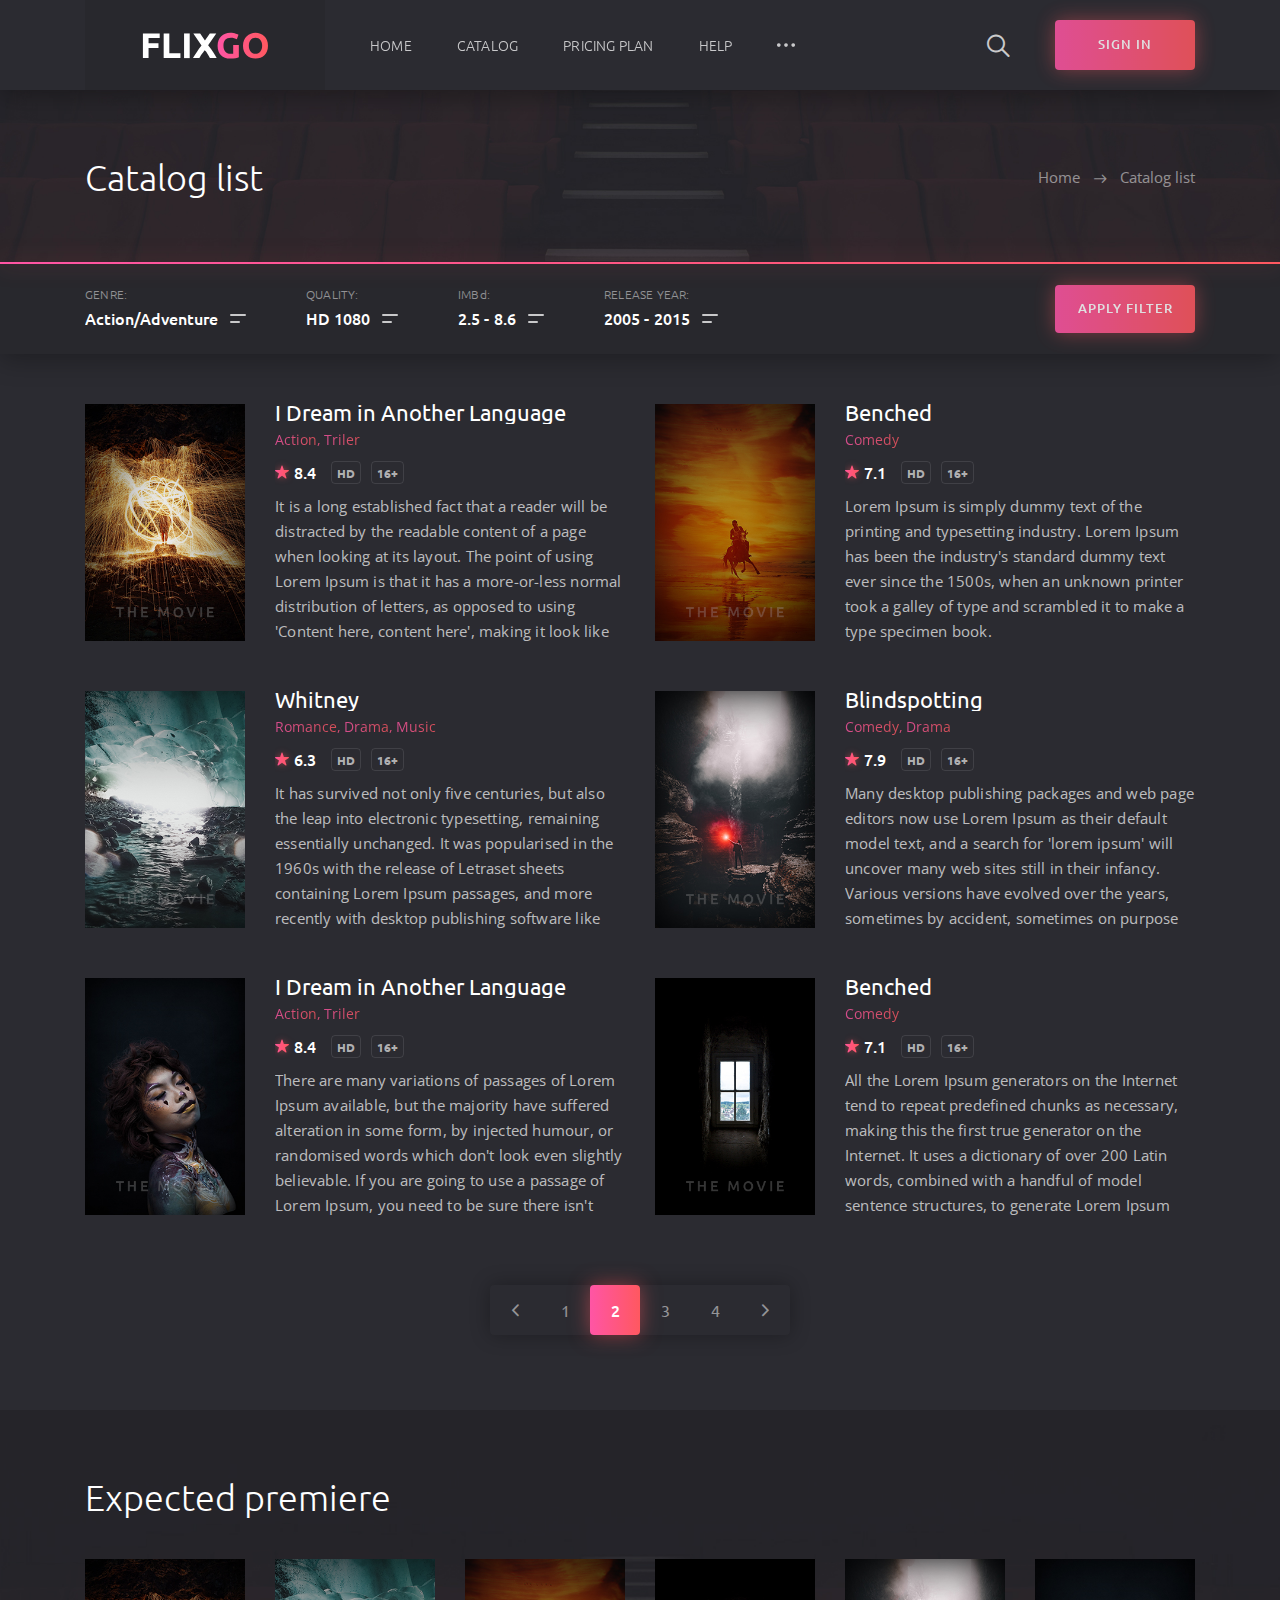
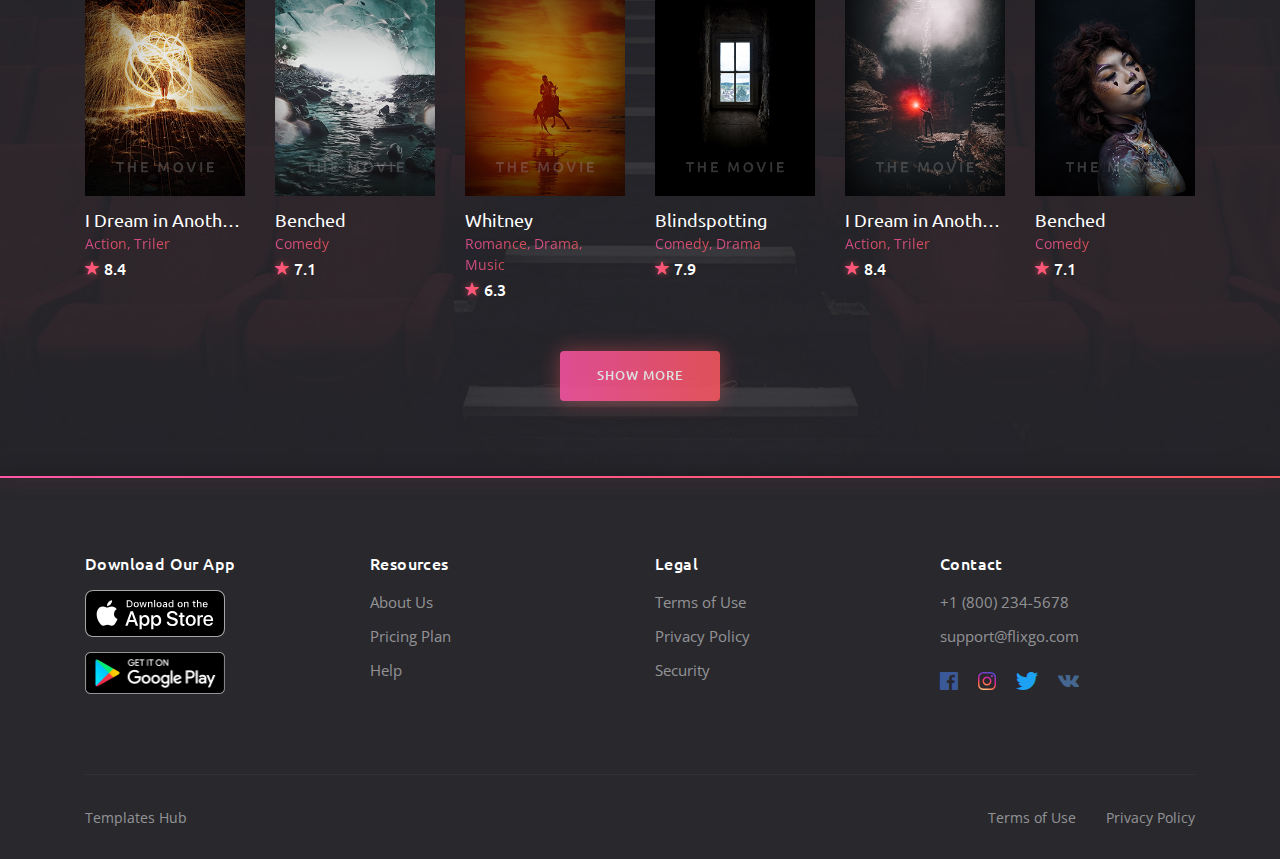
<file: MoviesPrpject/wwwroot/Theme2/catalog2.html>
<!DOCTYPE html>
<html lang="en">

<head>
	<meta charset="utf-8">
	<meta name="viewport" content="width=device-width, initial-scale=1, shrink-to-fit=no">

	<!-- Font -->
	<link href="https://fonts.googleapis.com/css?family=Open+Sans:400,600%7CUbuntu:300,400,500,700" rel="stylesheet"> 

	<!-- CSS -->
	<link rel="stylesheet" href="css/bootstrap-reboot.min.css">
	<link rel="stylesheet" href="css/bootstrap-grid.min.css">
	<link rel="stylesheet" href="css/owl.carousel.min.css">
	<link rel="stylesheet" href="css/jquery.mCustomScrollbar.min.css">
	<link rel="stylesheet" href="css/nouislider.min.css">
	<link rel="stylesheet" href="css/ionicons.min.css">
	<link rel="stylesheet" href="css/plyr.css">
	<link rel="stylesheet" href="css/photoswipe.css">
	<link rel="stylesheet" href="css/default-skin.css">
	<link rel="stylesheet" href="css/main.css">

	<!-- Favicons -->
	<link rel="icon" type="image/png" href="icon/favicon-32x32.png" sizes="32x32">
	<link rel="apple-touch-icon" href="icon/favicon-32x32.png">
	<link rel="apple-touch-icon" sizes="72x72" href="icon/apple-touch-icon-72x72.png">
	<link rel="apple-touch-icon" sizes="114x114" href="icon/apple-touch-icon-114x114.png">
	<link rel="apple-touch-icon" sizes="144x144" href="icon/apple-touch-icon-144x144.png">

	<meta name="description" content="">
	<meta name="keywords" content="">
	<meta name="author" content="Dmitry Volkov">
	<title>FlixGo – Online Movies, TV Shows & Cinema HTML Template</title>

</head>
<body class="body">
	
	<!-- header -->
	<header class="header">
		<div class="header__wrap">
			<div class="container">
				<div class="row">
					<div class="col-12">
						<div class="header__content">
							<!-- header logo -->
							<a href="index.html" class="header__logo">
								<img src="img/logo.svg" alt="">
							</a>
							<!-- end header logo -->

							<!-- header nav -->
							<ul class="header__nav">
								<!-- dropdown -->
								<li class="header__nav-item">
									<a class="dropdown-toggle header__nav-link" href="#" role="button" id="dropdownMenuHome" data-toggle="dropdown" aria-haspopup="true" aria-expanded="false">Home</a>

									<ul class="dropdown-menu header__dropdown-menu" aria-labelledby="dropdownMenuHome">
										<li><a href="index.html">Home slideshow bg</a></li>
										<li><a href="index2.html">Home static bg</a></li>
									</ul>
								</li>
								<!-- end dropdown -->

								<!-- dropdown -->
								<li class="header__nav-item">
									<a class="dropdown-toggle header__nav-link" href="#" role="button" id="dropdownMenuCatalog" data-toggle="dropdown" aria-haspopup="true" aria-expanded="false">Catalog</a>

									<ul class="dropdown-menu header__dropdown-menu" aria-labelledby="dropdownMenuCatalog">
										<li><a href="catalog1.html">Catalog Grid</a></li>
										<li><a href="catalog2.html">Catalog List</a></li>
										<li><a href="details1.html">Details Movie</a></li>
										<li><a href="details2.html">Details TV Series</a></li>
									</ul>
								</li>
								<!-- end dropdown -->

								<li class="header__nav-item">
									<a href="pricing.html" class="header__nav-link">Pricing Plan</a>
								</li>

								<li class="header__nav-item">
									<a href="faq.html" class="header__nav-link">Help</a>
								</li>

								<!-- dropdown -->
								<li class="dropdown header__nav-item">
									<a class="dropdown-toggle header__nav-link header__nav-link--more" href="#" role="button" id="dropdownMenuMore" data-toggle="dropdown" aria-haspopup="true" aria-expanded="false"><i class="icon ion-ios-more"></i></a>

									<ul class="dropdown-menu header__dropdown-menu" aria-labelledby="dropdownMenuMore">
										<li><a href="about.html">About</a></li>
										<li><a href="signin.html">Sign In</a></li>
										<li><a href="signup.html">Sign Up</a></li>
										<li><a href="404.html">404 Page</a></li>
									</ul>
								</li>
								<!-- end dropdown -->
							</ul>
							<!-- end header nav -->

							<!-- header auth -->
							<div class="header__auth">
								<button class="header__search-btn" type="button">
									<i class="icon ion-ios-search"></i>
								</button>

								<a href="signin.html" class="header__sign-in">
									<i class="icon ion-ios-log-in"></i>
									<span>sign in</span>
								</a>
							</div>
							<!-- end header auth -->

							<!-- header menu btn -->
							<button class="header__btn" type="button">
								<span></span>
								<span></span>
								<span></span>
							</button>
							<!-- end header menu btn -->
						</div>
					</div>
				</div>
			</div>
		</div>

		<!-- header search -->
		<form action="#" class="header__search">
			<div class="container">
				<div class="row">
					<div class="col-12">
						<div class="header__search-content">
							<input type="text" placeholder="Search for a movie, TV Series that you are looking for">

							<button type="button">search</button>
						</div>
					</div>
				</div>
			</div>
		</form>
		<!-- end header search -->
	</header>
	<!-- end header -->

	<!-- page title -->
	<section class="section section--first section--bg" data-bg="img/section/section.jpg">
		<div class="container">
			<div class="row">
				<div class="col-12">
					<div class="section__wrap">
						<!-- section title -->
						<h2 class="section__title">Catalog list</h2>
						<!-- end section title -->

						<!-- breadcrumb -->
						<ul class="breadcrumb">
							<li class="breadcrumb__item"><a href="#">Home</a></li>
							<li class="breadcrumb__item breadcrumb__item--active">Catalog list</li>
						</ul>
						<!-- end breadcrumb -->
					</div>
				</div>
			</div>
		</div>
	</section>
	<!-- end page title -->

	<!-- filter -->
	<div class="filter">
		<div class="container">
			<div class="row">
				<div class="col-12">
					<div class="filter__content">
						<div class="filter__items">
							<!-- filter item -->
							<div class="filter__item" id="filter__genre">
								<span class="filter__item-label">GENRE:</span>

								<div class="filter__item-btn dropdown-toggle" role="navigation" id="filter-genre" data-toggle="dropdown" aria-haspopup="true" aria-expanded="false">
									<input type="button" value="Action/Adventure">
									<span></span>
								</div>

								<ul class="filter__item-menu dropdown-menu scrollbar-dropdown" aria-labelledby="filter-genre">
									<li>Action/Adventure</li>
									<li>Animals</li>
									<li>Animation</li>
									<li>Biography</li>
									<li>Comedy</li>
									<li>Cooking</li>
									<li>Dance</li>
									<li>Documentary</li>
									<li>Drama</li>
									<li>Education</li>
									<li>Entertainment</li>
									<li>Family</li>
									<li>Fantasy</li>
									<li>History</li>
									<li>Horror</li>
									<li>Independent</li>
									<li>International</li>
									<li>Kids</li>
									<li>Kids & Family</li>
									<li>Medical</li>
									<li>Military/War</li>
									<li>Music</li>
									<li>Musical</li>
									<li>Mystery/Crime</li>
									<li>Nature</li>
									<li>Paranormal</li>
									<li>Politics</li>
									<li>Racing</li>
									<li>Romance</li>
									<li>Sci-Fi/Horror</li>
									<li>Science</li>
									<li>Science Fiction</li>
									<li>Science/Nature</li>
									<li>Spanish</li>
									<li>Travel</li>
									<li>Western</li>
								</ul>
							</div>
							<!-- end filter item -->

							<!-- filter item -->
							<div class="filter__item" id="filter__quality">
								<span class="filter__item-label">QUALITY:</span>

								<div class="filter__item-btn dropdown-toggle" role="navigation" id="filter-quality" data-toggle="dropdown" aria-haspopup="true" aria-expanded="false">
									<input type="button" value="HD 1080">
									<span></span>
								</div>

								<ul class="filter__item-menu dropdown-menu scrollbar-dropdown" aria-labelledby="filter-quality">
									<li>HD 1080</li>
									<li>HD 720</li>
									<li>DVD</li>
									<li>TS</li>
								</ul>
							</div>
							<!-- end filter item -->

							<!-- filter item -->
							<div class="filter__item" id="filter__rate">
								<span class="filter__item-label">IMBd:</span>

								<div class="filter__item-btn dropdown-toggle" role="button" id="filter-rate" data-toggle="dropdown" aria-haspopup="true" aria-expanded="false">
									<div class="filter__range">
										<div id="filter__imbd-start"></div>
										<div id="filter__imbd-end"></div>
									</div>
									<span></span>
								</div>

								<div class="filter__item-menu filter__item-menu--range dropdown-menu" aria-labelledby="filter-rate">
									<div id="filter__imbd"></div>
								</div>
							</div>
							<!-- end filter item -->

							<!-- filter item -->
							<div class="filter__item" id="filter__year">
								<span class="filter__item-label">RELEASE YEAR:</span>

								<div class="filter__item-btn dropdown-toggle" role="button" id="filter-year" data-toggle="dropdown" aria-haspopup="true" aria-expanded="false">
									<div class="filter__range">
										<div id="filter__years-start"></div>
										<div id="filter__years-end"></div>
									</div>
									<span></span>
								</div>

								<div class="filter__item-menu filter__item-menu--range dropdown-menu" aria-labelledby="filter-year">
									<div id="filter__years"></div>
								</div>
							</div>
							<!-- end filter item -->
						</div>
						
						<!-- filter btn -->
						<button class="filter__btn" type="button">apply filter</button>
						<!-- end filter btn -->
					</div>
				</div>
			</div>
		</div>
	</div>
	<!-- end filter -->

	<!-- catalog -->
	<div class="catalog">
		<div class="container">
			<div class="row">
				<!-- card -->
				<div class="col-6 col-sm-12 col-lg-6">
					<div class="card card--list">
						<div class="row">
							<div class="col-12 col-sm-4">
								<div class="card__cover">
									<img src="img/covers/cover.jpg" alt="">
									<a href="#" class="card__play">
										<i class="icon ion-ios-play"></i>
									</a>
								</div>
							</div>

							<div class="col-12 col-sm-8">
								<div class="card__content">
									<h3 class="card__title"><a href="#">I Dream in Another Language</a></h3>
									<span class="card__category">
										<a href="#">Action</a>
										<a href="#">Triler</a>
									</span>

									<div class="card__wrap">
										<span class="card__rate"><i class="icon ion-ios-star"></i>8.4</span>

										<ul class="card__list">
											<li>HD</li>
											<li>16+</li>
										</ul>
									</div>

									<div class="card__description">
										<p>It is a long established fact that a reader will be distracted by the readable content of a page when looking at its layout. The point of using Lorem Ipsum is that it has a more-or-less normal distribution of letters, as opposed to using 'Content here, content here', making it look like readable English.</p>
									</div>
								</div>
							</div>
						</div>
					</div>
				</div>
				<!-- end card -->

				<!-- card -->
				<div class="col-6 col-sm-12 col-lg-6">
					<div class="card card--list">
						<div class="row">
							<div class="col-12 col-sm-4">
								<div class="card__cover">
									<img src="img/covers/cover2.jpg" alt="">
									<a href="#" class="card__play">
										<i class="icon ion-ios-play"></i>
									</a>
								</div>
							</div>

							<div class="col-12 col-sm-8">
								<div class="card__content">
									<h3 class="card__title"><a href="#">Benched</a></h3>
									<span class="card__category">
										<a href="#">Comedy</a>
									</span>

									<div class="card__wrap">
										<span class="card__rate"><i class="icon ion-ios-star"></i>7.1</span>

										<ul class="card__list">
											<li>HD</li>
											<li>16+</li>
										</ul>
									</div>

									<div class="card__description">
										<p>Lorem Ipsum is simply dummy text of the printing and typesetting industry. Lorem Ipsum has been the industry's standard dummy text ever since the 1500s, when an unknown printer took a galley of type and scrambled it to make a type specimen book.</p>
									</div>
								</div>
							</div>
						</div>
					</div>
				</div>
				<!-- end card -->

				<!-- card -->
				<div class="col-6 col-sm-12 col-lg-6">
					<div class="card card--list">
						<div class="row">
							<div class="col-12 col-sm-4">
								<div class="card__cover">
									<img src="img/covers/cover3.jpg" alt="">
									<a href="#" class="card__play">
										<i class="icon ion-ios-play"></i>
									</a>
								</div>
							</div>

							<div class="col-12 col-sm-8">
								<div class="card__content">
									<h3 class="card__title"><a href="#">Whitney</a></h3>
									<span class="card__category">
										<a href="#">Romance</a>
										<a href="#">Drama</a>
										<a href="#">Music</a>
									</span>

									<div class="card__wrap">
										<span class="card__rate"><i class="icon ion-ios-star"></i>6.3</span>

										<ul class="card__list">
											<li>HD</li>
											<li>16+</li>
										</ul>
									</div>

									<div class="card__description">
										<p>It has survived not only five centuries, but also the leap into electronic typesetting, remaining essentially unchanged. It was popularised in the 1960s with the release of Letraset sheets containing Lorem Ipsum passages, and more recently with desktop publishing software like Aldus PageMaker including versions of Lorem Ipsum.</p>
									</div>
								</div>
							</div>
						</div>
					</div>
				</div>
				<!-- end card -->

				<!-- card -->
				<div class="col-6 col-sm-12 col-lg-6">
					<div class="card card--list">
						<div class="row">
							<div class="col-12 col-sm-4">
								<div class="card__cover">
									<img src="img/covers/cover4.jpg" alt="">
									<a href="#" class="card__play">
										<i class="icon ion-ios-play"></i>
									</a>
								</div>
							</div>

							<div class="col-12 col-sm-8">
								<div class="card__content">
									<h3 class="card__title"><a href="#">Blindspotting</a></h3>
									<span class="card__category">
										<a href="#">Comedy</a>
										<a href="#">Drama</a>
									</span>

									<div class="card__wrap">
										<span class="card__rate"><i class="icon ion-ios-star"></i>7.9</span>

										<ul class="card__list">
											<li>HD</li>
											<li>16+</li>
										</ul>
									</div>

									<div class="card__description">
										<p>Many desktop publishing packages and web page editors now use Lorem Ipsum as their default model text, and a search for 'lorem ipsum' will uncover many web sites still in their infancy. Various versions have evolved over the years, sometimes by accident, sometimes on purpose (injected humour and the like).</p>
									</div>
								</div>
							</div>
						</div>
					</div>
				</div>
				<!-- end card -->

				<!-- card -->
				<div class="col-6 col-sm-12 col-lg-6">
					<div class="card card--list">
						<div class="row">
							<div class="col-12 col-sm-4">
								<div class="card__cover">
									<img src="img/covers/cover5.jpg" alt="">
									<a href="#" class="card__play">
										<i class="icon ion-ios-play"></i>
									</a>
								</div>
							</div>

							<div class="col-12 col-sm-8">
								<div class="card__content">
									<h3 class="card__title"><a href="#">I Dream in Another Language</a></h3>
									<span class="card__category">
										<a href="#">Action</a>
										<a href="#">Triler</a>
									</span>

									<div class="card__wrap">
										<span class="card__rate"><i class="icon ion-ios-star"></i>8.4</span>

										<ul class="card__list">
											<li>HD</li>
											<li>16+</li>
										</ul>
									</div>

									<div class="card__description">
										<p>There are many variations of passages of Lorem Ipsum available, but the majority have suffered alteration in some form, by injected humour, or randomised words which don't look even slightly believable. If you are going to use a passage of Lorem Ipsum, you need to be sure there isn't anything embarrassing hidden in the middle of text.</p>
									</div>
								</div>
							</div>
						</div>
					</div>
				</div>
				<!-- end card -->

				<!-- card -->
				<div class="col-6 col-sm-12 col-lg-6">
					<div class="card card--list">
						<div class="row">
							<div class="col-12 col-sm-4">
								<div class="card__cover">
									<img src="img/covers/cover6.jpg" alt="">
									<a href="#" class="card__play">
										<i class="icon ion-ios-play"></i>
									</a>
								</div>
							</div>

							<div class="col-12 col-sm-8">
								<div class="card__content">
									<h3 class="card__title"><a href="#">Benched</a></h3>
									<span class="card__category">
										<a href="#">Comedy</a>
									</span>

									<div class="card__wrap">
										<span class="card__rate"><i class="icon ion-ios-star"></i>7.1</span>

										<ul class="card__list">
											<li>HD</li>
											<li>16+</li>
										</ul>
									</div>

									<div class="card__description">
										<p>All the Lorem Ipsum generators on the Internet tend to repeat predefined chunks as necessary, making this the first true generator on the Internet. It uses a dictionary of over 200 Latin words, combined with a handful of model sentence structures, to generate Lorem Ipsum which looks reasonable. The generated Lorem Ipsum is therefore always free from repetition, injected humour, or non-characteristic words etc.</p>
									</div>
								</div>
							</div>
						</div>
					</div>
				</div>
				<!-- end card -->

				<!-- paginator -->
				<div class="col-12">
					<ul class="paginator paginator--list">
						<li class="paginator__item paginator__item--prev">
							<a href="#"><i class="icon ion-ios-arrow-back"></i></a>
						</li>
						<li class="paginator__item"><a href="#">1</a></li>
						<li class="paginator__item paginator__item--active"><a href="#">2</a></li>
						<li class="paginator__item"><a href="#">3</a></li>
						<li class="paginator__item"><a href="#">4</a></li>
						<li class="paginator__item paginator__item--next">
							<a href="#"><i class="icon ion-ios-arrow-forward"></i></a>
						</li>
					</ul>
				</div>
				<!-- end paginator -->
			</div>
		</div>
	</div>
	<!-- end catalog -->

	<!-- expected premiere -->
	<section class="section section--bg" data-bg="img/section/section.jpg">
		<div class="container">
			<div class="row">
				<!-- section title -->
				<div class="col-12">
					<h2 class="section__title">Expected premiere</h2>
				</div>
				<!-- end section title -->

				<!-- card -->
				<div class="col-6 col-sm-4 col-lg-3 col-xl-2">
					<div class="card">
						<div class="card__cover">
							<img src="img/covers/cover.jpg" alt="">
							<a href="#" class="card__play">
								<i class="icon ion-ios-play"></i>
							</a>
						</div>
						<div class="card__content">
							<h3 class="card__title"><a href="#">I Dream in Another Language</a></h3>
							<span class="card__category">
								<a href="#">Action</a>
								<a href="#">Triler</a>
							</span>
							<span class="card__rate"><i class="icon ion-ios-star"></i>8.4</span>
						</div>
					</div>
				</div>
				<!-- end card -->

				<!-- card -->
				<div class="col-6 col-sm-4 col-lg-3 col-xl-2">
					<div class="card">
						<div class="card__cover">
							<img src="img/covers/cover3.jpg" alt="">
							<a href="#" class="card__play">
								<i class="icon ion-ios-play"></i>
							</a>
						</div>
						<div class="card__content">
							<h3 class="card__title"><a href="#">Benched</a></h3>
							<span class="card__category">
								<a href="#">Comedy</a>
							</span>
							<span class="card__rate"><i class="icon ion-ios-star"></i>7.1</span>
						</div>
					</div>
				</div>
				<!-- end card -->

				<!-- card -->
				<div class="col-6 col-sm-4 col-lg-3 col-xl-2">
					<div class="card">
						<div class="card__cover">
							<img src="img/covers/cover2.jpg" alt="">
							<a href="#" class="card__play">
								<i class="icon ion-ios-play"></i>
							</a>
						</div>
						<div class="card__content">
							<h3 class="card__title"><a href="#">Whitney</a></h3>
							<span class="card__category">
								<a href="#">Romance</a>
								<a href="#">Drama</a>
								<a href="#">Music</a>
							</span>
							<span class="card__rate"><i class="icon ion-ios-star"></i>6.3</span>
						</div>
					</div>
				</div>
				<!-- end card -->

				<!-- card -->
				<div class="col-6 col-sm-4 col-lg-3 col-xl-2">
					<div class="card">
						<div class="card__cover">
							<img src="img/covers/cover6.jpg" alt="">
							<a href="#" class="card__play">
								<i class="icon ion-ios-play"></i>
							</a>
						</div>
						<div class="card__content">
							<h3 class="card__title"><a href="#">Blindspotting</a></h3>
							<span class="card__category">
								<a href="#">Comedy</a>
								<a href="#">Drama</a>
							</span>
							<span class="card__rate"><i class="icon ion-ios-star"></i>7.9</span>
						</div>
					</div>
				</div>
				<!-- end card -->

				<!-- card -->
				<div class="col-6 col-sm-4 col-lg-3 col-xl-2">
					<div class="card">
						<div class="card__cover">
							<img src="img/covers/cover4.jpg" alt="">
							<a href="#" class="card__play">
								<i class="icon ion-ios-play"></i>
							</a>
						</div>
						<div class="card__content">
							<h3 class="card__title"><a href="#">I Dream in Another Language</a></h3>
							<span class="card__category">
								<a href="#">Action</a>
								<a href="#">Triler</a>
							</span>
							<span class="card__rate"><i class="icon ion-ios-star"></i>8.4</span>
						</div>
					</div>
				</div>
				<!-- end card -->

				<!-- card -->
				<div class="col-6 col-sm-4 col-lg-3 col-xl-2">
					<div class="card">
						<div class="card__cover">
							<img src="img/covers/cover5.jpg" alt="">
							<a href="#" class="card__play">
								<i class="icon ion-ios-play"></i>
							</a>
						</div>
						<div class="card__content">
							<h3 class="card__title"><a href="#">Benched</a></h3>
							<span class="card__category">
								<a href="#">Comedy</a>
							</span>
							<span class="card__rate"><i class="icon ion-ios-star"></i>7.1</span>
						</div>
					</div>
				</div>
				<!-- end card -->

				<!-- section btn -->
				<div class="col-12">
					<a href="#" class="section__btn">Show more</a>
				</div>
				<!-- end section btn -->
			</div>
		</div>
	</section>
	<!-- end expected premiere -->

	<!-- footer -->
	<footer class="footer">
		<div class="container">
			<div class="row">
				<!-- footer list -->
				<div class="col-12 col-md-3">
					<h6 class="footer__title">Download Our App</h6>
					<ul class="footer__app">
						<li><a href="#"><img src="img/Download_on_the_App_Store_Badge.svg" alt=""></a></li>
						<li><a href="#"><img src="img/google-play-badge.png" alt=""></a></li>
					</ul>
				</div>
				<!-- end footer list -->

				<!-- footer list -->
				<div class="col-6 col-sm-4 col-md-3">
					<h6 class="footer__title">Resources</h6>
					<ul class="footer__list">
						<li><a href="#">About Us</a></li>
						<li><a href="#">Pricing Plan</a></li>
						<li><a href="#">Help</a></li>
					</ul>
				</div>
				<!-- end footer list -->

				<!-- footer list -->
				<div class="col-6 col-sm-4 col-md-3">
					<h6 class="footer__title">Legal</h6>
					<ul class="footer__list">
						<li><a href="#">Terms of Use</a></li>
						<li><a href="#">Privacy Policy</a></li>
						<li><a href="#">Security</a></li>
					</ul>
				</div>
				<!-- end footer list -->

				<!-- footer list -->
				<div class="col-12 col-sm-4 col-md-3">
					<h6 class="footer__title">Contact</h6>
					<ul class="footer__list">
						<li><a href="tel:+18002345678">+1 (800) 234-5678</a></li>
						<li><a href="mailto:support@moviego.com">support@flixgo.com</a></li>
					</ul>
					<ul class="footer__social">
						<li class="facebook"><a href="#"><i class="icon ion-logo-facebook"></i></a></li>
						<li class="instagram"><a href="#"><i class="icon ion-logo-instagram"></i></a></li>
						<li class="twitter"><a href="#"><i class="icon ion-logo-twitter"></i></a></li>
						<li class="vk"><a href="#"><i class="icon ion-logo-vk"></i></a></li>
					</ul>
				</div>
				<!-- end footer list -->

				<!-- footer copyright -->
				<div class="col-12">
					<div class="footer__copyright">
						<small><a target="_blank" href="https://www.templateshub.net">Templates Hub</a></small>

						<ul>
							<li><a href="#">Terms of Use</a></li>
							<li><a href="#">Privacy Policy</a></li>
						</ul>
					</div>
				</div>
				<!-- end footer copyright -->
			</div>
		</div>
	</footer>
	<!-- end footer -->

	<!-- JS -->
	<script src="js/jquery-3.3.1.min.js"></script>
	<script src="js/bootstrap.bundle.min.js"></script>
	<script src="js/owl.carousel.min.js"></script>
	<script src="js/jquery.mousewheel.min.js"></script>
	<script src="js/jquery.mCustomScrollbar.min.js"></script>
	<script src="js/wNumb.js"></script>
	<script src="js/nouislider.min.js"></script>
	<script src="js/plyr.min.js"></script>
	<script src="js/jquery.morelines.min.js"></script>
	<script src="js/photoswipe.min.js"></script>
	<script src="js/photoswipe-ui-default.min.js"></script>
	<script src="js/main.js"></script>
</body>

</html>
</file>
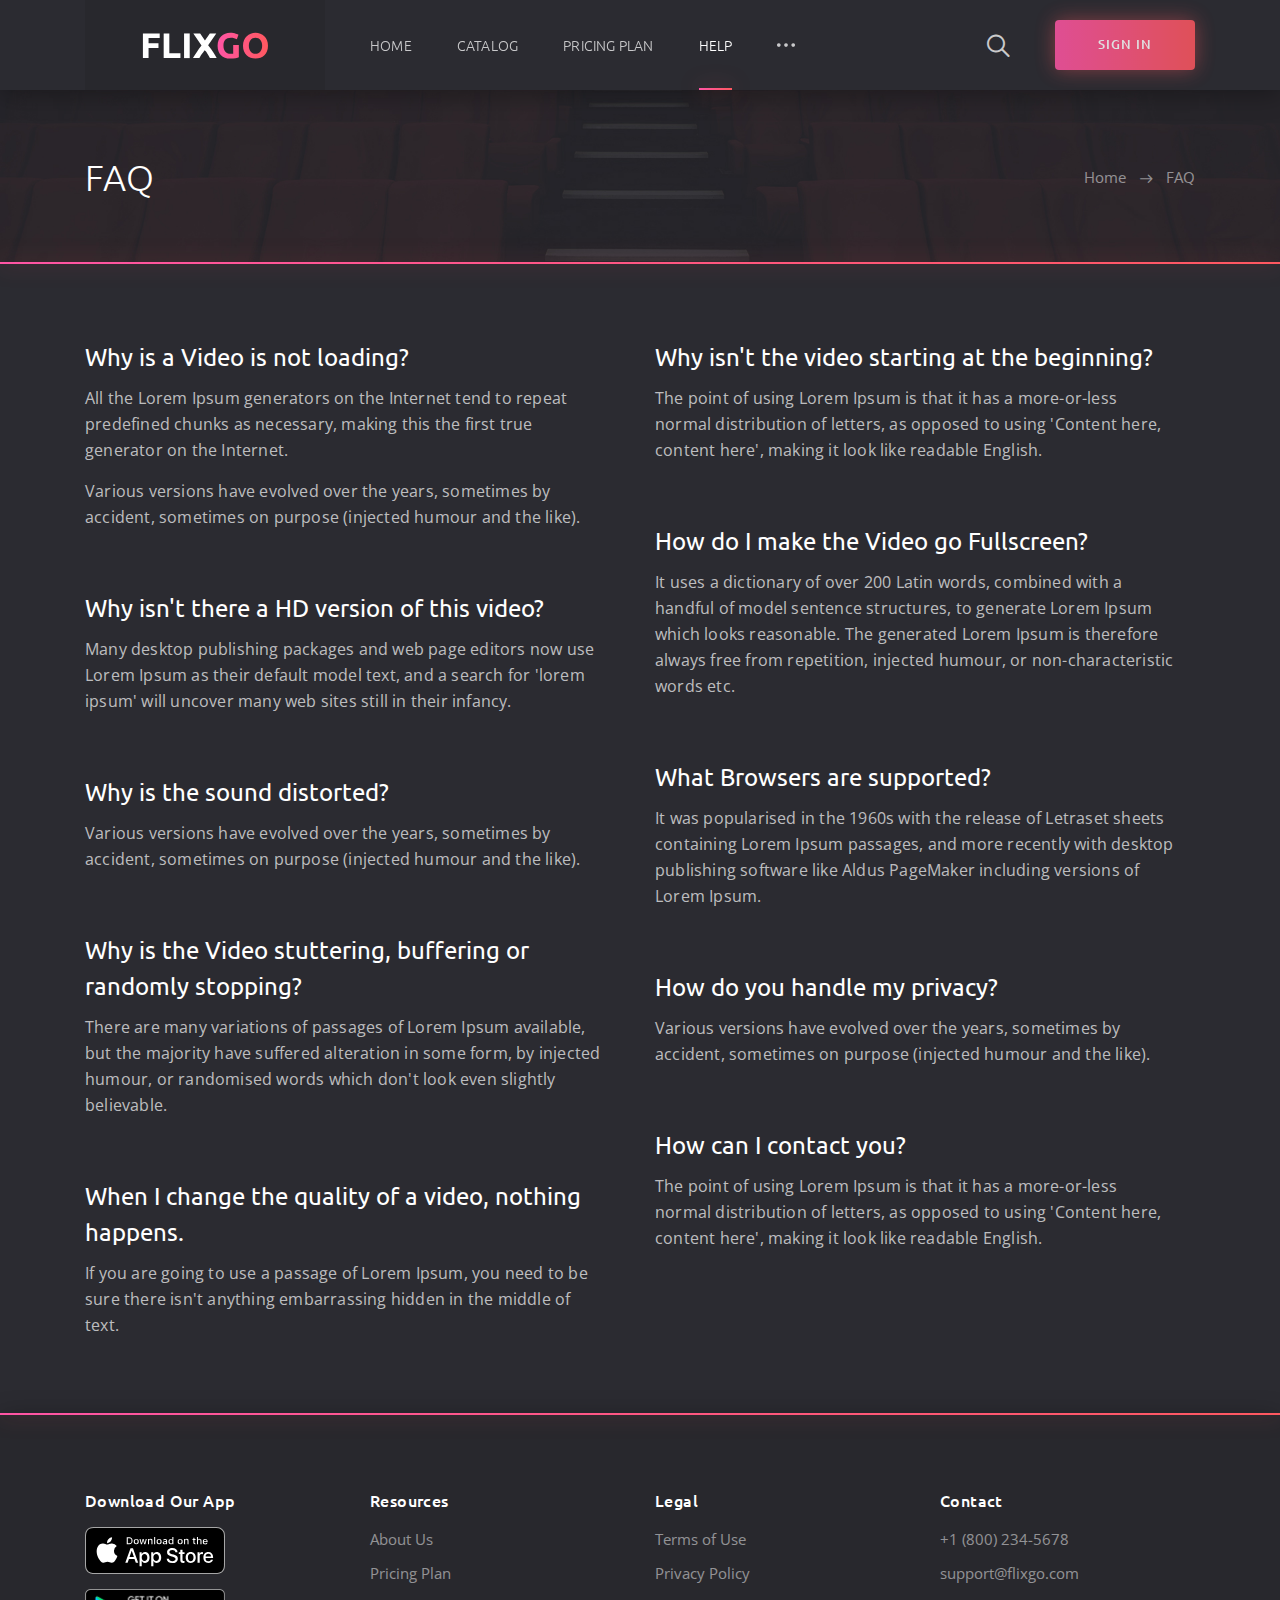
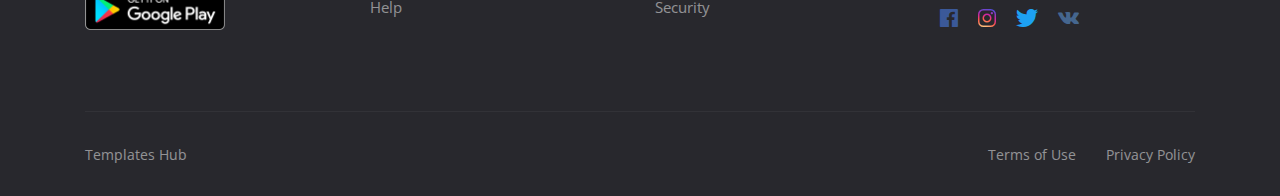
<file: MoviesPrpject/wwwroot/Theme2/faq.html>
<!DOCTYPE html>
<html lang="en">

<head>
	<meta charset="utf-8">
	<meta name="viewport" content="width=device-width, initial-scale=1, shrink-to-fit=no">

	<!-- Font -->
	<link href="https://fonts.googleapis.com/css?family=Open+Sans:400,600%7CUbuntu:300,400,500,700" rel="stylesheet"> 

	<!-- CSS -->
	<link rel="stylesheet" href="css/bootstrap-reboot.min.css">
	<link rel="stylesheet" href="css/bootstrap-grid.min.css">
	<link rel="stylesheet" href="css/owl.carousel.min.css">
	<link rel="stylesheet" href="css/jquery.mCustomScrollbar.min.css">
	<link rel="stylesheet" href="css/nouislider.min.css">
	<link rel="stylesheet" href="css/ionicons.min.css">
	<link rel="stylesheet" href="css/plyr.css">
	<link rel="stylesheet" href="css/photoswipe.css">
	<link rel="stylesheet" href="css/default-skin.css">
	<link rel="stylesheet" href="css/main.css">

	<!-- Favicons -->
	<link rel="icon" type="image/png" href="icon/favicon-32x32.png" sizes="32x32">
	<link rel="apple-touch-icon" href="icon/favicon-32x32.png">
	<link rel="apple-touch-icon" sizes="72x72" href="icon/apple-touch-icon-72x72.png">
	<link rel="apple-touch-icon" sizes="114x114" href="icon/apple-touch-icon-114x114.png">
	<link rel="apple-touch-icon" sizes="144x144" href="icon/apple-touch-icon-144x144.png">

	<meta name="description" content="">
	<meta name="keywords" content="">
	<meta name="author" content="Dmitry Volkov">
	<title>FlixGo – Online Movies, TV Shows & Cinema HTML Template</title>

</head>
<body class="body">
	
	<!-- header -->
	<header class="header">
		<div class="header__wrap">
			<div class="container">
				<div class="row">
					<div class="col-12">
						<div class="header__content">
							<!-- header logo -->
							<a href="index.html" class="header__logo">
								<img src="img/logo.svg" alt="">
							</a>
							<!-- end header logo -->

							<!-- header nav -->
							<ul class="header__nav">
								<!-- dropdown -->
								<li class="header__nav-item">
									<a class="dropdown-toggle header__nav-link" href="#" role="button" id="dropdownMenuHome" data-toggle="dropdown" aria-haspopup="true" aria-expanded="false">Home</a>

									<ul class="dropdown-menu header__dropdown-menu" aria-labelledby="dropdownMenuHome">
										<li><a href="index.html">Home slideshow bg</a></li>
										<li><a href="index2.html">Home static bg</a></li>
									</ul>
								</li>
								<!-- end dropdown -->

								<!-- dropdown -->
								<li class="header__nav-item">
									<a class="dropdown-toggle header__nav-link" href="#" role="button" id="dropdownMenuCatalog" data-toggle="dropdown" aria-haspopup="true" aria-expanded="false">Catalog</a>

									<ul class="dropdown-menu header__dropdown-menu" aria-labelledby="dropdownMenuCatalog">
										<li><a href="catalog1.html">Catalog Grid</a></li>
										<li><a href="catalog2.html">Catalog List</a></li>
										<li><a href="details1.html">Details Movie</a></li>
										<li><a href="details2.html">Details TV Series</a></li>
									</ul>
								</li>
								<!-- end dropdown -->

								<li class="header__nav-item">
									<a href="pricing.html" class="header__nav-link">Pricing Plan</a>
								</li>

								<li class="header__nav-item">
									<a href="faq.html" class="header__nav-link header__nav-link--active">Help</a>
								</li>

								<!-- dropdown -->
								<li class="dropdown header__nav-item">
									<a class="dropdown-toggle header__nav-link header__nav-link--more" href="#" role="button" id="dropdownMenuMore" data-toggle="dropdown" aria-haspopup="true" aria-expanded="false"><i class="icon ion-ios-more"></i></a>

									<ul class="dropdown-menu header__dropdown-menu" aria-labelledby="dropdownMenuMore">
										<li><a href="about.html">About</a></li>
										<li><a href="signin.html">Sign In</a></li>
										<li><a href="signup.html">Sign Up</a></li>
										<li><a href="404.html">404 Page</a></li>
									</ul>
								</li>
								<!-- end dropdown -->
							</ul>
							<!-- end header nav -->

							<!-- header auth -->
							<div class="header__auth">
								<button class="header__search-btn" type="button">
									<i class="icon ion-ios-search"></i>
								</button>

								<a href="signin.html" class="header__sign-in">
									<i class="icon ion-ios-log-in"></i>
									<span>sign in</span>
								</a>
							</div>
							<!-- end header auth -->

							<!-- header menu btn -->
							<button class="header__btn" type="button">
								<span></span>
								<span></span>
								<span></span>
							</button>
							<!-- end header menu btn -->
						</div>
					</div>
				</div>
			</div>
		</div>

		<!-- header search -->
		<form action="#" class="header__search">
			<div class="container">
				<div class="row">
					<div class="col-12">
						<div class="header__search-content">
							<input type="text" placeholder="Search for a movie, TV Series that you are looking for">

							<button type="button">search</button>
						</div>
					</div>
				</div>
			</div>
		</form>
		<!-- end header search -->
	</header>
	<!-- end header -->

	<!-- page title -->
	<section class="section section--first section--bg" data-bg="img/section/section.jpg">
		<div class="container">
			<div class="row">
				<div class="col-12">
					<div class="section__wrap">
						<!-- section title -->
						<h2 class="section__title">FAQ</h2>
						<!-- end section title -->

						<!-- breadcrumb -->
						<ul class="breadcrumb">
							<li class="breadcrumb__item"><a href="#">Home</a></li>
							<li class="breadcrumb__item breadcrumb__item--active">FAQ</li>
						</ul>
						<!-- end breadcrumb -->
					</div>
				</div>
			</div>
		</div>
	</section>
	<!-- end page title -->

	<!-- faq -->
	<section class="section">
		<div class="container">
			<div class="row">
				<div class="col-12 col-md-6">
					<div class="faq">
						<h3 class="faq__title">Why is a Video is not loading?</h3>
						<p class="faq__text">All the Lorem Ipsum generators on the Internet tend to repeat predefined chunks as necessary, making this the first true generator on the Internet.</p>
						<p class="faq__text">Various versions have evolved over the years, sometimes by accident, sometimes on purpose (injected humour and the like).</p>
					</div>

					<div class="faq">
						<h3 class="faq__title">Why isn't there a HD version of this video?</h3>
						<p class="faq__text">Many desktop publishing packages and web page editors now use Lorem Ipsum as their default model text, and a search for 'lorem ipsum' will uncover many web sites still in their infancy.</p>
					</div>

					<div class="faq">
						<h3 class="faq__title">Why is the sound distorted?</h3>
						<p class="faq__text">Various versions have evolved over the years, sometimes by accident, sometimes on purpose (injected humour and the like).</p>
					</div>

					<div class="faq">
						<h3 class="faq__title">Why is the Video stuttering, buffering or randomly stopping?</h3>
						<p class="faq__text">There are many variations of passages of Lorem Ipsum available, but the majority have suffered alteration in some form, by injected humour, or randomised words which don't look even slightly believable.</p>
					</div>

					<div class="faq">
						<h3 class="faq__title">When I change the quality of a video, nothing happens.</h3>
						<p class="faq__text">If you are going to use a passage of Lorem Ipsum, you need to be sure there isn't anything embarrassing hidden in the middle of text.</p>
					</div>
				</div>

				<div class="col-12 col-md-6">
					<div class="faq">
						<h3 class="faq__title">Why isn't the video starting at the beginning?</h3>
						<p class="faq__text">The point of using Lorem Ipsum is that it has a more-or-less normal distribution of letters, as opposed to using 'Content here, content here', making it look like readable English.</p>
					</div>

					<div class="faq">
						<h3 class="faq__title">How do I make the Video go Fullscreen?</h3>
						<p class="faq__text">It uses a dictionary of over 200 Latin words, combined with a handful of model sentence structures, to generate Lorem Ipsum which looks reasonable. The generated Lorem Ipsum is therefore always free from repetition, injected humour, or non-characteristic words etc.</p>
					</div>

					<div class="faq">
						<h3 class="faq__title">What Browsers are supported?</h3>
						<p class="faq__text">It was popularised in the 1960s with the release of Letraset sheets containing Lorem Ipsum passages, and more recently with desktop publishing software like Aldus PageMaker including versions of Lorem Ipsum.</p>
					</div>

					<div class="faq">
						<h3 class="faq__title">How do you handle my privacy?</h3>
						<p class="faq__text">Various versions have evolved over the years, sometimes by accident, sometimes on purpose (injected humour and the like).</p>
					</div>

					<div class="faq">
						<h3 class="faq__title">How can I contact you?</h3>
						<p class="faq__text">The point of using Lorem Ipsum is that it has a more-or-less normal distribution of letters, as opposed to using 'Content here, content here', making it look like readable English.</p>
					</div>
				</div>
			</div>
		</div>
	</section>
	<!-- end faq -->

	<!-- footer -->
	<footer class="footer">
		<div class="container">
			<div class="row">
				<!-- footer list -->
				<div class="col-12 col-md-3">
					<h6 class="footer__title">Download Our App</h6>
					<ul class="footer__app">
						<li><a href="#"><img src="img/Download_on_the_App_Store_Badge.svg" alt=""></a></li>
						<li><a href="#"><img src="img/google-play-badge.png" alt=""></a></li>
					</ul>
				</div>
				<!-- end footer list -->

				<!-- footer list -->
				<div class="col-6 col-sm-4 col-md-3">
					<h6 class="footer__title">Resources</h6>
					<ul class="footer__list">
						<li><a href="#">About Us</a></li>
						<li><a href="#">Pricing Plan</a></li>
						<li><a href="#">Help</a></li>
					</ul>
				</div>
				<!-- end footer list -->

				<!-- footer list -->
				<div class="col-6 col-sm-4 col-md-3">
					<h6 class="footer__title">Legal</h6>
					<ul class="footer__list">
						<li><a href="#">Terms of Use</a></li>
						<li><a href="#">Privacy Policy</a></li>
						<li><a href="#">Security</a></li>
					</ul>
				</div>
				<!-- end footer list -->

				<!-- footer list -->
				<div class="col-12 col-sm-4 col-md-3">
					<h6 class="footer__title">Contact</h6>
					<ul class="footer__list">
						<li><a href="tel:+18002345678">+1 (800) 234-5678</a></li>
						<li><a href="mailto:support@moviego.com">support@flixgo.com</a></li>
					</ul>
					<ul class="footer__social">
						<li class="facebook"><a href="#"><i class="icon ion-logo-facebook"></i></a></li>
						<li class="instagram"><a href="#"><i class="icon ion-logo-instagram"></i></a></li>
						<li class="twitter"><a href="#"><i class="icon ion-logo-twitter"></i></a></li>
						<li class="vk"><a href="#"><i class="icon ion-logo-vk"></i></a></li>
					</ul>
				</div>
				<!-- end footer list -->

				<!-- footer copyright -->
				<div class="col-12">
					<div class="footer__copyright">
						<small><a target="_blank" href="https://www.templateshub.net">Templates Hub</a></small>

						<ul>
							<li><a href="#">Terms of Use</a></li>
							<li><a href="#">Privacy Policy</a></li>
						</ul>
					</div>
				</div>
				<!-- end footer copyright -->
			</div>
		</div>
	</footer>
	<!-- end footer -->

	<!-- JS -->
	<script src="js/jquery-3.3.1.min.js"></script>
	<script src="js/bootstrap.bundle.min.js"></script>
	<script src="js/owl.carousel.min.js"></script>
	<script src="js/jquery.mousewheel.min.js"></script>
	<script src="js/jquery.mCustomScrollbar.min.js"></script>
	<script src="js/wNumb.js"></script>
	<script src="js/nouislider.min.js"></script>
	<script src="js/plyr.min.js"></script>
	<script src="js/jquery.morelines.min.js"></script>
	<script src="js/photoswipe.min.js"></script>
	<script src="js/photoswipe-ui-default.min.js"></script>
	<script src="js/main.js"></script>
</body>

</html>
</file>
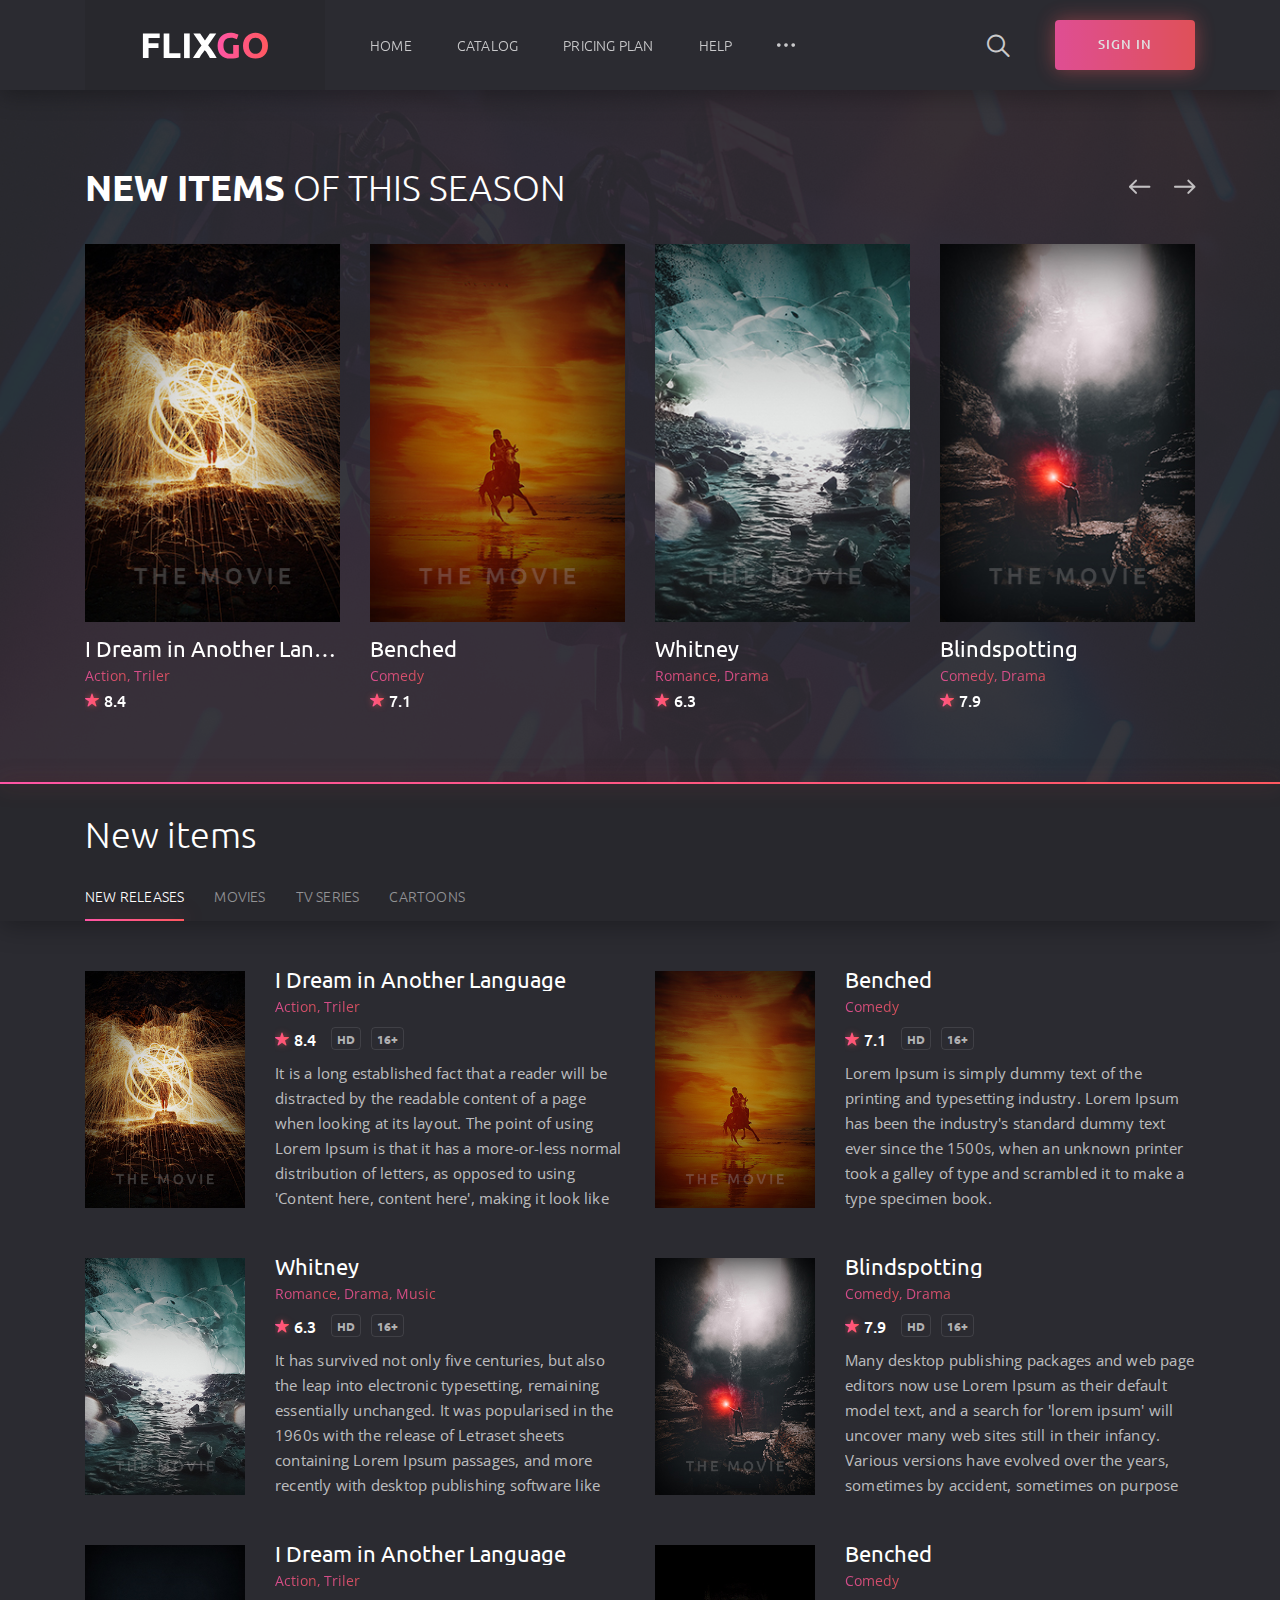
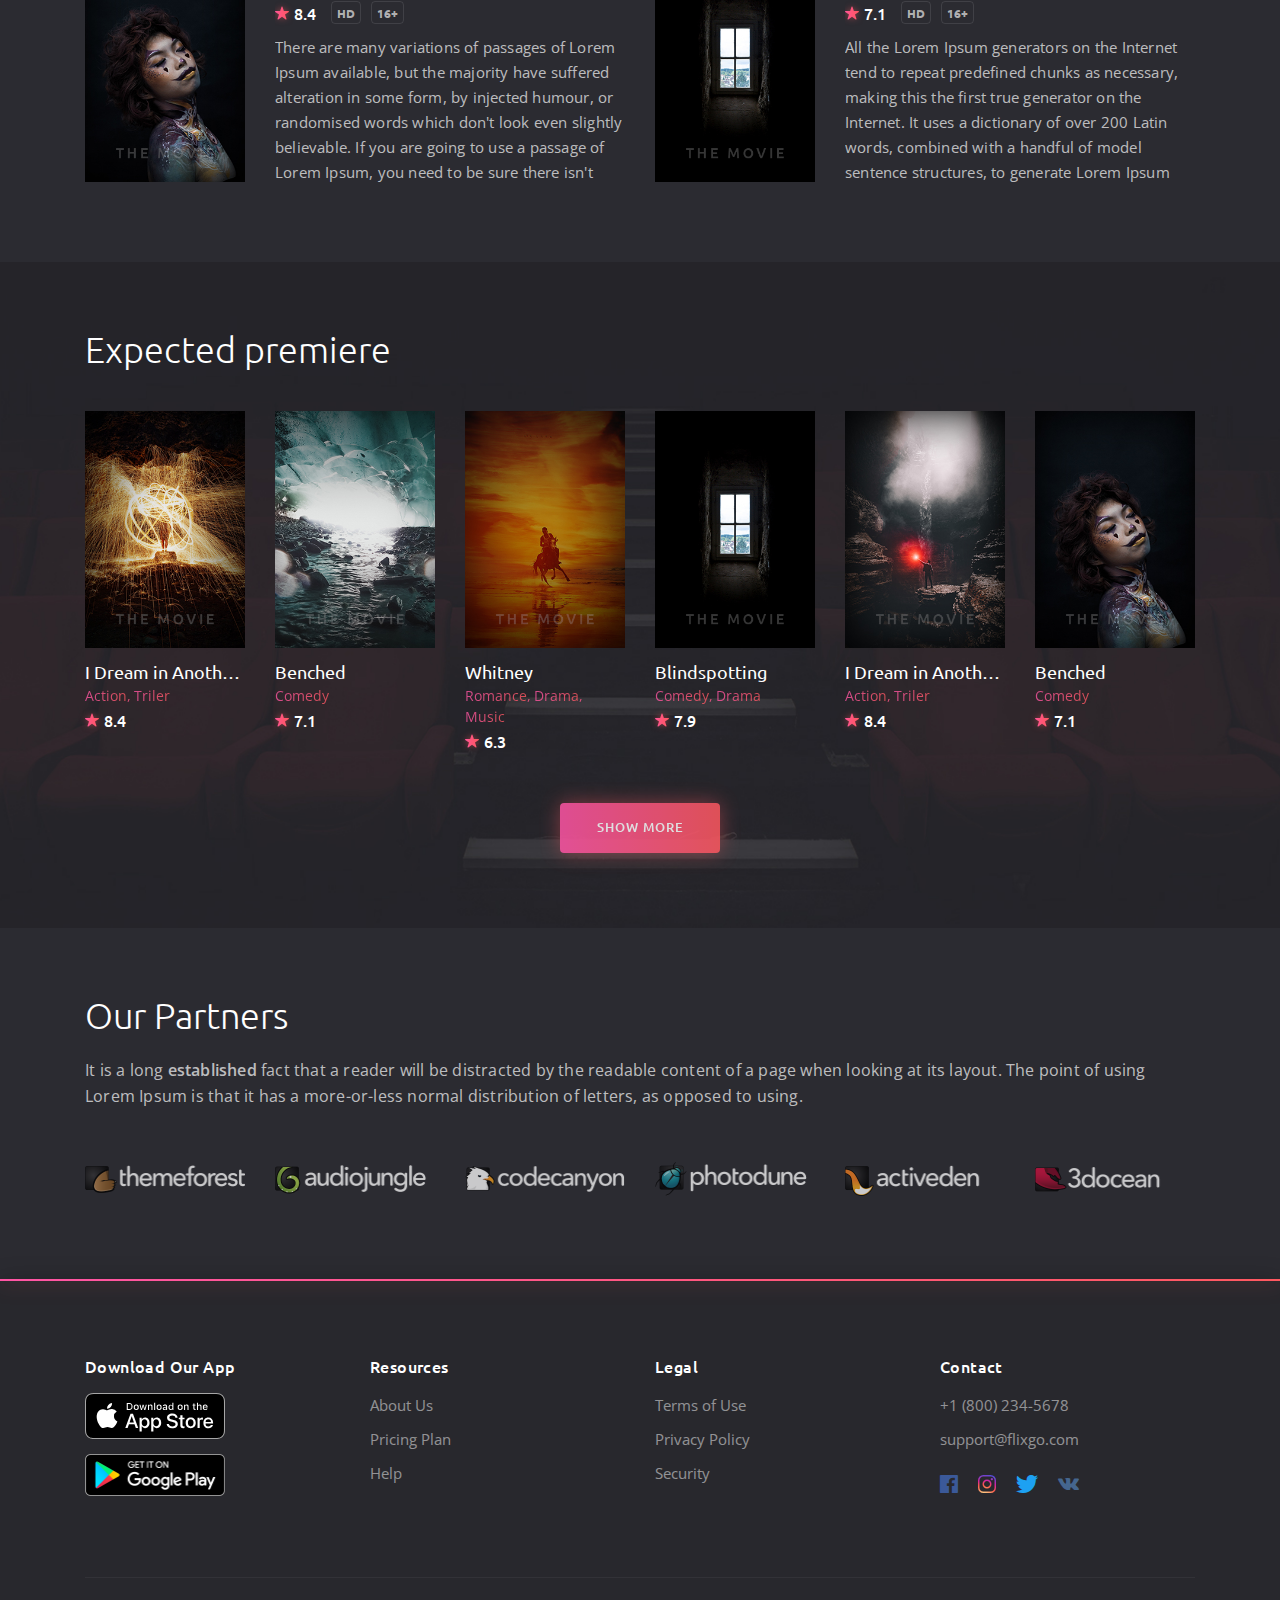
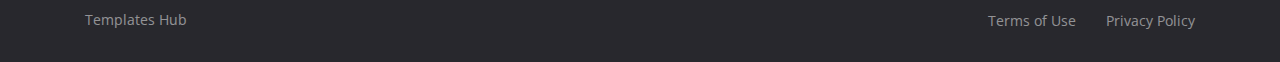
<file: MoviesPrpject/wwwroot/Theme2/index2.html>
<!DOCTYPE html>
<html lang="en">

<head>
	<meta charset="utf-8">
	<meta name="viewport" content="width=device-width, initial-scale=1, shrink-to-fit=no">

	<!-- Font -->
	<link href="https://fonts.googleapis.com/css?family=Open+Sans:400,600%7CUbuntu:300,400,500,700" rel="stylesheet">
	 
	<!-- CSS -->
	<link rel="stylesheet" href="css/bootstrap-reboot.min.css">
	<link rel="stylesheet" href="css/bootstrap-grid.min.css">
	<link rel="stylesheet" href="css/owl.carousel.min.css">
	<link rel="stylesheet" href="css/jquery.mCustomScrollbar.min.css">
	<link rel="stylesheet" href="css/nouislider.min.css">
	<link rel="stylesheet" href="css/ionicons.min.css">
	<link rel="stylesheet" href="css/plyr.css">
	<link rel="stylesheet" href="css/photoswipe.css">
	<link rel="stylesheet" href="css/default-skin.css">
	<link rel="stylesheet" href="css/main.css">

	<!-- Favicons -->
	<link rel="icon" type="image/png" href="icon/favicon-32x32.png" sizes="32x32">
	<link rel="apple-touch-icon" href="icon/favicon-32x32.png">
	<link rel="apple-touch-icon" sizes="72x72" href="icon/apple-touch-icon-72x72.png">
	<link rel="apple-touch-icon" sizes="114x114" href="icon/apple-touch-icon-114x114.png">
	<link rel="apple-touch-icon" sizes="144x144" href="icon/apple-touch-icon-144x144.png">

	<meta name="description" content="">
	<meta name="keywords" content="">
	<meta name="author" content="Dmitry Volkov">
	<title>FlixGo – Online Movies, TV Shows & Cinema HTML Template</title>

</head>
<body class="body">
	
	<!-- header -->
	<header class="header">
		<div class="header__wrap">
			<div class="container">
				<div class="row">
					<div class="col-12">
						<div class="header__content">
							<!-- header logo -->
							<a href="index.html" class="header__logo">
								<img src="img/logo.svg" alt="">
							</a>
							<!-- end header logo -->

							<!-- header nav -->
							<ul class="header__nav">
								<!-- dropdown -->
								<li class="header__nav-item">
									<a class="dropdown-toggle header__nav-link" href="#" role="button" id="dropdownMenuHome" data-toggle="dropdown" aria-haspopup="true" aria-expanded="false">Home</a>

									<ul class="dropdown-menu header__dropdown-menu" aria-labelledby="dropdownMenuHome">
										<li><a href="index.html">Home slideshow bg</a></li>
										<li><a href="index2.html">Home static bg</a></li>
									</ul>
								</li>
								<!-- end dropdown -->

								<!-- dropdown -->
								<li class="header__nav-item">
									<a class="dropdown-toggle header__nav-link" href="#" role="button" id="dropdownMenuCatalog" data-toggle="dropdown" aria-haspopup="true" aria-expanded="false">Catalog</a>

									<ul class="dropdown-menu header__dropdown-menu" aria-labelledby="dropdownMenuCatalog">
										<li><a href="catalog1.html">Catalog Grid</a></li>
										<li><a href="catalog2.html">Catalog List</a></li>
										<li><a href="details1.html">Details Movie</a></li>
										<li><a href="details2.html">Details TV Series</a></li>
									</ul>
								</li>
								<!-- end dropdown -->

								<li class="header__nav-item">
									<a href="pricing.html" class="header__nav-link">Pricing Plan</a>
								</li>

								<li class="header__nav-item">
									<a href="faq.html" class="header__nav-link">Help</a>
								</li>

								<!-- dropdown -->
								<li class="dropdown header__nav-item">
									<a class="dropdown-toggle header__nav-link header__nav-link--more" href="#" role="button" id="dropdownMenuMore" data-toggle="dropdown" aria-haspopup="true" aria-expanded="false"><i class="icon ion-ios-more"></i></a>

									<ul class="dropdown-menu header__dropdown-menu" aria-labelledby="dropdownMenuMore">
										<li><a href="about.html">About</a></li>
										<li><a href="signin.html">Sign In</a></li>
										<li><a href="signup.html">Sign Up</a></li>
										<li><a href="404.html">404 Page</a></li>
									</ul>
								</li>
								<!-- end dropdown -->
							</ul>
							<!-- end header nav -->

							<!-- header auth -->
							<div class="header__auth">
								<button class="header__search-btn" type="button">
									<i class="icon ion-ios-search"></i>
								</button>

								<a href="signin.html" class="header__sign-in">
									<i class="icon ion-ios-log-in"></i>
									<span>sign in</span>
								</a>
							</div>
							<!-- end header auth -->

							<!-- header menu btn -->
							<button class="header__btn" type="button">
								<span></span>
								<span></span>
								<span></span>
							</button>
							<!-- end header menu btn -->
						</div>
					</div>
				</div>
			</div>
		</div>

		<!-- header search -->
		<form action="#" class="header__search">
			<div class="container">
				<div class="row">
					<div class="col-12">
						<div class="header__search-content">
							<input type="text" placeholder="Search for a movie, TV Series that you are looking for">

							<button type="button">search</button>
						</div>
					</div>
				</div>
			</div>
		</form>
		<!-- end header search -->
	</header>
	<!-- end header -->

	<!-- home -->
	<section class="home home--bg">
		<div class="container">
			<div class="row">
				<div class="col-12">
					<h1 class="home__title"><b>NEW ITEMS</b> OF THIS SEASON</h1>

					<button class="home__nav home__nav--prev" type="button">
						<i class="icon ion-ios-arrow-round-back"></i>
					</button>
					<button class="home__nav home__nav--next" type="button">
						<i class="icon ion-ios-arrow-round-forward"></i>
					</button>
				</div>

				<div class="col-12">
					<div class="owl-carousel home__carousel">
						<div class="item">
							<!-- card -->
							<div class="card card--big">
								<div class="card__cover">
									<img src="img/covers/cover.jpg" alt="">
									<a href="#" class="card__play">
										<i class="icon ion-ios-play"></i>
									</a>
								</div>
								<div class="card__content">
									<h3 class="card__title"><a href="#">I Dream in Another Language</a></h3>
									<span class="card__category">
										<a href="#">Action</a>
										<a href="#">Triler</a>
									</span>
									<span class="card__rate"><i class="icon ion-ios-star"></i>8.4</span>
								</div>
							</div>
							<!-- end card -->
						</div>

						<div class="item">
							<!-- card -->
							<div class="card card--big">
								<div class="card__cover">
									<img src="img/covers/cover2.jpg" alt="">
									<a href="#" class="card__play">
										<i class="icon ion-ios-play"></i>
									</a>
								</div>
								<div class="card__content">
									<h3 class="card__title"><a href="#">Benched</a></h3>
									<span class="card__category">
										<a href="#">Comedy</a>
									</span>
									<span class="card__rate"><i class="icon ion-ios-star"></i>7.1</span>
								</div>
							</div>
							<!-- end card -->
						</div>

						<div class="item">
							<!-- card -->
							<div class="card card--big">
								<div class="card__cover">
									<img src="img/covers/cover3.jpg" alt="">
									<a href="#" class="card__play">
										<i class="icon ion-ios-play"></i>
									</a>
								</div>
								<div class="card__content">
									<h3 class="card__title"><a href="#">Whitney</a></h3>
									<span class="card__category">
										<a href="#">Romance</a>
										<a href="#">Drama</a>
									</span>
									<span class="card__rate"><i class="icon ion-ios-star"></i>6.3</span>
								</div>
							</div>
							<!-- end card -->
						</div>

						<div class="item">
							<!-- card -->
							<div class="card card--big">
								<div class="card__cover">
									<img src="img/covers/cover4.jpg" alt="">
									<a href="#" class="card__play">
										<i class="icon ion-ios-play"></i>
									</a>
								</div>
								<div class="card__content">
									<h3 class="card__title"><a href="#">Blindspotting</a></h3>
									<span class="card__category">
										<a href="#">Comedy</a>
										<a href="#">Drama</a>
									</span>
									<span class="card__rate"><i class="icon ion-ios-star"></i>7.9</span>
								</div>
							</div>
							<!-- end card -->
						</div>
					</div>
				</div>
			</div>
		</div>
	</section>
	<!-- end home -->

	<!-- content -->
	<section class="content">
		<div class="content__head">
			<div class="container">
				<div class="row">
					<div class="col-12">
						<!-- content title -->
						<h2 class="content__title">New items</h2>
						<!-- end content title -->

						<!-- content tabs nav -->
						<ul class="nav nav-tabs content__tabs" id="content__tabs" role="tablist">
							<li class="nav-item">
								<a class="nav-link active" data-toggle="tab" href="#tab-1" role="tab" aria-controls="tab-1" aria-selected="true">NEW RELEASES</a>
							</li>

							<li class="nav-item">
								<a class="nav-link" data-toggle="tab" href="#tab-2" role="tab" aria-controls="tab-2" aria-selected="false">MOVIES</a>
							</li>

							<li class="nav-item">
								<a class="nav-link" data-toggle="tab" href="#tab-3" role="tab" aria-controls="tab-3" aria-selected="false">TV SERIES</a>
							</li>

							<li class="nav-item">
								<a class="nav-link" data-toggle="tab" href="#tab-4" role="tab" aria-controls="tab-4" aria-selected="false">CARTOONS</a>
							</li>
						</ul>
						<!-- end content tabs nav -->

						<!-- content mobile tabs nav -->
						<div class="content__mobile-tabs" id="content__mobile-tabs">
							<div class="content__mobile-tabs-btn dropdown-toggle" role="navigation" id="mobile-tabs" data-toggle="dropdown" aria-haspopup="true" aria-expanded="false">
								<input type="button" value="New items">
								<span></span>
							</div>

							<div class="content__mobile-tabs-menu dropdown-menu" aria-labelledby="mobile-tabs">
								<ul class="nav nav-tabs" role="tablist">
									<li class="nav-item"><a class="nav-link active" id="1-tab" data-toggle="tab" href="#tab-1" role="tab" aria-controls="tab-1" aria-selected="true">NEW RELEASES</a></li>

									<li class="nav-item"><a class="nav-link" id="2-tab" data-toggle="tab" href="#tab-2" role="tab" aria-controls="tab-2" aria-selected="false">MOVIES</a></li>

									<li class="nav-item"><a class="nav-link" id="3-tab" data-toggle="tab" href="#tab-3" role="tab" aria-controls="tab-3" aria-selected="false">TV SERIES</a></li>

									<li class="nav-item"><a class="nav-link" id="4-tab" data-toggle="tab" href="#tab-4" role="tab" aria-controls="tab-4" aria-selected="false">CARTOONS</a></li>
								</ul>
							</div>
						</div>
						<!-- end content mobile tabs nav -->
					</div>
				</div>
			</div>
		</div>

		<div class="container">
			<!-- content tabs -->
			<div class="tab-content" id="myTabContent">
				<div class="tab-pane fade show active" id="tab-1" role="tabpanel" aria-labelledby="1-tab">
					<div class="row">
						<!-- card -->
						<div class="col-6 col-sm-12 col-lg-6">
							<div class="card card--list">
								<div class="row">
									<div class="col-12 col-sm-4">
										<div class="card__cover">
											<img src="img/covers/cover.jpg" alt="">
											<a href="#" class="card__play">
												<i class="icon ion-ios-play"></i>
											</a>
										</div>
									</div>

									<div class="col-12 col-sm-8">
										<div class="card__content">
											<h3 class="card__title"><a href="#">I Dream in Another Language</a></h3>
											<span class="card__category">
												<a href="#">Action</a>
												<a href="#">Triler</a>
											</span>

											<div class="card__wrap">
												<span class="card__rate"><i class="icon ion-ios-star"></i>8.4</span>

												<ul class="card__list">
													<li>HD</li>
													<li>16+</li>
												</ul>
											</div>

											<div class="card__description">
												<p>It is a long established fact that a reader will be distracted by the readable content of a page when looking at its layout. The point of using Lorem Ipsum is that it has a more-or-less normal distribution of letters, as opposed to using 'Content here, content here', making it look like readable English.</p>
											</div>
										</div>
									</div>
								</div>
							</div>
						</div>
						<!-- end card -->

						<!-- card -->
						<div class="col-6 col-sm-12 col-lg-6">
							<div class="card card--list">
								<div class="row">
									<div class="col-12 col-sm-4">
										<div class="card__cover">
											<img src="img/covers/cover2.jpg" alt="">
											<a href="#" class="card__play">
												<i class="icon ion-ios-play"></i>
											</a>
										</div>
									</div>

									<div class="col-12 col-sm-8">
										<div class="card__content">
											<h3 class="card__title"><a href="#">Benched</a></h3>
											<span class="card__category">
												<a href="#">Comedy</a>
											</span>

											<div class="card__wrap">
												<span class="card__rate"><i class="icon ion-ios-star"></i>7.1</span>

												<ul class="card__list">
													<li>HD</li>
													<li>16+</li>
												</ul>
											</div>

											<div class="card__description">
												<p>Lorem Ipsum is simply dummy text of the printing and typesetting industry. Lorem Ipsum has been the industry's standard dummy text ever since the 1500s, when an unknown printer took a galley of type and scrambled it to make a type specimen book.</p>
											</div>
										</div>
									</div>
								</div>
							</div>
						</div>
						<!-- end card -->

						<!-- card -->
						<div class="col-6 col-sm-12 col-lg-6">
							<div class="card card--list">
								<div class="row">
									<div class="col-12 col-sm-4">
										<div class="card__cover">
											<img src="img/covers/cover3.jpg" alt="">
											<a href="#" class="card__play">
												<i class="icon ion-ios-play"></i>
											</a>
										</div>
									</div>

									<div class="col-12 col-sm-8">
										<div class="card__content">
											<h3 class="card__title"><a href="#">Whitney</a></h3>
											<span class="card__category">
												<a href="#">Romance</a>
												<a href="#">Drama</a>
												<a href="#">Music</a>
											</span>

											<div class="card__wrap">
												<span class="card__rate"><i class="icon ion-ios-star"></i>6.3</span>

												<ul class="card__list">
													<li>HD</li>
													<li>16+</li>
												</ul>
											</div>

											<div class="card__description">
												<p>It has survived not only five centuries, but also the leap into electronic typesetting, remaining essentially unchanged. It was popularised in the 1960s with the release of Letraset sheets containing Lorem Ipsum passages, and more recently with desktop publishing software like Aldus PageMaker including versions of Lorem Ipsum.</p>
											</div>
										</div>
									</div>
								</div>
							</div>
						</div>
						<!-- end card -->

						<!-- card -->
						<div class="col-6 col-sm-12 col-lg-6">
							<div class="card card--list">
								<div class="row">
									<div class="col-12 col-sm-4">
										<div class="card__cover">
											<img src="img/covers/cover4.jpg" alt="">
											<a href="#" class="card__play">
												<i class="icon ion-ios-play"></i>
											</a>
										</div>
									</div>

									<div class="col-12 col-sm-8">
										<div class="card__content">
											<h3 class="card__title"><a href="#">Blindspotting</a></h3>
											<span class="card__category">
												<a href="#">Comedy</a>
												<a href="#">Drama</a>
											</span>

											<div class="card__wrap">
												<span class="card__rate"><i class="icon ion-ios-star"></i>7.9</span>

												<ul class="card__list">
													<li>HD</li>
													<li>16+</li>
												</ul>
											</div>

											<div class="card__description">
												<p>Many desktop publishing packages and web page editors now use Lorem Ipsum as their default model text, and a search for 'lorem ipsum' will uncover many web sites still in their infancy. Various versions have evolved over the years, sometimes by accident, sometimes on purpose (injected humour and the like).</p>
											</div>
										</div>
									</div>
								</div>
							</div>
						</div>
						<!-- end card -->

						<!-- card -->
						<div class="col-6 col-sm-12 col-lg-6">
							<div class="card card--list">
								<div class="row">
									<div class="col-12 col-sm-4">
										<div class="card__cover">
											<img src="img/covers/cover5.jpg" alt="">
											<a href="#" class="card__play">
												<i class="icon ion-ios-play"></i>
											</a>
										</div>
									</div>

									<div class="col-12 col-sm-8">
										<div class="card__content">
											<h3 class="card__title"><a href="#">I Dream in Another Language</a></h3>
											<span class="card__category">
												<a href="#">Action</a>
												<a href="#">Triler</a>
											</span>

											<div class="card__wrap">
												<span class="card__rate"><i class="icon ion-ios-star"></i>8.4</span>

												<ul class="card__list">
													<li>HD</li>
													<li>16+</li>
												</ul>
											</div>

											<div class="card__description">
												<p>There are many variations of passages of Lorem Ipsum available, but the majority have suffered alteration in some form, by injected humour, or randomised words which don't look even slightly believable. If you are going to use a passage of Lorem Ipsum, you need to be sure there isn't anything embarrassing hidden in the middle of text.</p>
											</div>
										</div>
									</div>
								</div>
							</div>
						</div>
						<!-- end card -->

						<!-- card -->
						<div class="col-6 col-sm-12 col-lg-6">
							<div class="card card--list">
								<div class="row">
									<div class="col-12 col-sm-4">
										<div class="card__cover">
											<img src="img/covers/cover6.jpg" alt="">
											<a href="#" class="card__play">
												<i class="icon ion-ios-play"></i>
											</a>
										</div>
									</div>

									<div class="col-12 col-sm-8">
										<div class="card__content">
											<h3 class="card__title"><a href="#">Benched</a></h3>
											<span class="card__category">
												<a href="#">Comedy</a>
											</span>

											<div class="card__wrap">
												<span class="card__rate"><i class="icon ion-ios-star"></i>7.1</span>

												<ul class="card__list">
													<li>HD</li>
													<li>16+</li>
												</ul>
											</div>

											<div class="card__description">
												<p>All the Lorem Ipsum generators on the Internet tend to repeat predefined chunks as necessary, making this the first true generator on the Internet. It uses a dictionary of over 200 Latin words, combined with a handful of model sentence structures, to generate Lorem Ipsum which looks reasonable. The generated Lorem Ipsum is therefore always free from repetition, injected humour, or non-characteristic words etc.</p>
											</div>
										</div>
									</div>
								</div>
							</div>
						</div>
						<!-- end card -->
					</div>
				</div>

				<div class="tab-pane fade" id="tab-2" role="tabpanel" aria-labelledby="2-tab">
					<div class="row">
						<!-- card -->
						<div class="col-6 col-sm-4 col-lg-3 col-xl-2">
							<div class="card">
								<div class="card__cover">
									<img src="img/covers/cover.jpg" alt="">
									<a href="#" class="card__play">
										<i class="icon ion-ios-play"></i>
									</a>
								</div>
								<div class="card__content">
									<h3 class="card__title"><a href="#">I Dream in Another Language</a></h3>
									<span class="card__category">
										<a href="#">Action</a>
										<a href="#">Triler</a>
									</span>
									<span class="card__rate"><i class="icon ion-ios-star"></i>8.4</span>
								</div>
							</div>
						</div>
						<!-- end card -->

						<!-- card -->
						<div class="col-6 col-sm-4 col-lg-3 col-xl-2">
							<div class="card">
								<div class="card__cover">
									<img src="img/covers/cover2.jpg" alt="">
									<a href="#" class="card__play">
										<i class="icon ion-ios-play"></i>
									</a>
								</div>
								<div class="card__content">
									<h3 class="card__title"><a href="#">Benched</a></h3>
									<span class="card__category">
										<a href="#">Comedy</a>
									</span>
									<span class="card__rate"><i class="icon ion-ios-star"></i>7.1</span>
								</div>
							</div>
						</div>
						<!-- end card -->

						<!-- card -->
						<div class="col-6 col-sm-4 col-lg-3 col-xl-2">
							<div class="card">
								<div class="card__cover">
									<img src="img/covers/cover3.jpg" alt="">
									<a href="#" class="card__play">
										<i class="icon ion-ios-play"></i>
									</a>
								</div>
								<div class="card__content">
									<h3 class="card__title"><a href="#">Whitney</a></h3>
									<span class="card__category">
										<a href="#">Romance</a>
										<a href="#">Drama</a>
										<a href="#">Music</a>
									</span>
									<span class="card__rate"><i class="icon ion-ios-star"></i>6.3</span>
								</div>
							</div>
						</div>
						<!-- end card -->

						<!-- card -->
						<div class="col-6 col-sm-4 col-lg-3 col-xl-2">
							<div class="card">
								<div class="card__cover">
									<img src="img/covers/cover4.jpg" alt="">
									<a href="#" class="card__play">
										<i class="icon ion-ios-play"></i>
									</a>
								</div>
								<div class="card__content">
									<h3 class="card__title"><a href="#">Blindspotting</a></h3>
									<span class="card__category">
										<a href="#">Comedy</a>
										<a href="#">Drama</a>
									</span>
									<span class="card__rate"><i class="icon ion-ios-star"></i>7.9</span>
								</div>
							</div>
						</div>
						<!-- end card -->

						<!-- card -->
						<div class="col-6 col-sm-4 col-lg-3 col-xl-2">
							<div class="card">
								<div class="card__cover">
									<img src="img/covers/cover5.jpg" alt="">
									<a href="#" class="card__play">
										<i class="icon ion-ios-play"></i>
									</a>
								</div>
								<div class="card__content">
									<h3 class="card__title"><a href="#">I Dream in Another Language</a></h3>
									<span class="card__category">
										<a href="#">Action</a>
										<a href="#">Triler</a>
									</span>
									<span class="card__rate"><i class="icon ion-ios-star"></i>8.4</span>
								</div>
							</div>
						</div>
						<!-- end card -->

						<!-- card -->
						<div class="col-6 col-sm-4 col-lg-3 col-xl-2">
							<div class="card">
								<div class="card__cover">
									<img src="img/covers/cover6.jpg" alt="">
									<a href="#" class="card__play">
										<i class="icon ion-ios-play"></i>
									</a>
								</div>
								<div class="card__content">
									<h3 class="card__title"><a href="#">Benched</a></h3>
									<span class="card__category">
										<a href="#">Comedy</a>
									</span>
									<span class="card__rate"><i class="icon ion-ios-star"></i>7.1</span>
								</div>
							</div>
						</div>
						<!-- end card -->

						<!-- card -->
						<div class="col-6 col-sm-4 col-lg-3 col-xl-2">
							<div class="card">
								<div class="card__cover">
									<img src="img/covers/cover6.jpg" alt="">
									<a href="#" class="card__play">
										<i class="icon ion-ios-play"></i>
									</a>
								</div>
								<div class="card__content">
									<h3 class="card__title"><a href="#">Whitney</a></h3>
									<span class="card__category">
										<a href="#">Romance</a>
										<a href="#">Drama</a>
										<a href="#">Music</a>
									</span>
									<span class="card__rate"><i class="icon ion-ios-star"></i>6.3</span>
								</div>
							</div>
						</div>
						<!-- end card -->

						<!-- card -->
						<div class="col-6 col-sm-4 col-lg-3 col-xl-2">
							<div class="card">
								<div class="card__cover">
									<img src="img/covers/cover5.jpg" alt="">
									<a href="#" class="card__play">
										<i class="icon ion-ios-play"></i>
									</a>
								</div>
								<div class="card__content">
									<h3 class="card__title"><a href="#">Blindspotting</a></h3>
									<span class="card__category">
										<a href="#">Comedy</a>
										<a href="#">Drama</a>
									</span>
									<span class="card__rate"><i class="icon ion-ios-star"></i>7.9</span>
								</div>
							</div>
						</div>
						<!-- end card -->

						<!-- card -->
						<div class="col-6 col-sm-4 col-lg-3 col-xl-2">
							<div class="card">
								<div class="card__cover">
									<img src="img/covers/cover4.jpg" alt="">
									<a href="#" class="card__play">
										<i class="icon ion-ios-play"></i>
									</a>
								</div>
								<div class="card__content">
									<h3 class="card__title"><a href="#">I Dream in Another Language</a></h3>
									<span class="card__category">
										<a href="#">Action</a>
										<a href="#">Triler</a>
									</span>
									<span class="card__rate"><i class="icon ion-ios-star"></i>8.4</span>
								</div>
							</div>
						</div>
						<!-- end card -->

						<!-- card -->
						<div class="col-6 col-sm-4 col-lg-3 col-xl-2">
							<div class="card">
								<div class="card__cover">
									<img src="img/covers/cover3.jpg" alt="">
									<a href="#" class="card__play">
										<i class="icon ion-ios-play"></i>
									</a>
								</div>
								<div class="card__content">
									<h3 class="card__title"><a href="#">Benched</a></h3>
									<span class="card__category">
										<a href="#">Comedy</a>
									</span>
									<span class="card__rate"><i class="icon ion-ios-star"></i>7.1</span>
								</div>
							</div>
						</div>
						<!-- end card -->

						<!-- card -->
						<div class="col-6 col-sm-4 col-lg-3 col-xl-2">
							<div class="card">
								<div class="card__cover">
									<img src="img/covers/cover2.jpg" alt="">
									<a href="#" class="card__play">
										<i class="icon ion-ios-play"></i>
									</a>
								</div>
								<div class="card__content">
									<h3 class="card__title"><a href="#">Whitney</a></h3>
									<span class="card__category">
										<a href="#">Romance</a>
										<a href="#">Drama</a>
										<a href="#">Music</a>
									</span>
									<span class="card__rate"><i class="icon ion-ios-star"></i>6.3</span>
								</div>
							</div>
						</div>
						<!-- end card -->

						<!-- card -->
						<div class="col-6 col-sm-4 col-lg-3 col-xl-2">
							<div class="card">
								<div class="card__cover">
									<img src="img/covers/cover.jpg" alt="">
									<a href="#" class="card__play">
										<i class="icon ion-ios-play"></i>
									</a>
								</div>
								<div class="card__content">
									<h3 class="card__title"><a href="#">Blindspotting</a></h3>
									<span class="card__category">
										<a href="#">Comedy</a>
										<a href="#">Drama</a>
									</span>
									<span class="card__rate"><i class="icon ion-ios-star"></i>7.9</span>
								</div>
							</div>
						</div>
						<!-- end card -->
					</div>
				</div>

				<div class="tab-pane fade" id="tab-3" role="tabpanel" aria-labelledby="3-tab">
					<div class="row">
						<!-- card -->
						<div class="col-6 col-sm-4 col-lg-3 col-xl-2">
							<div class="card">
								<div class="card__cover">
									<img src="img/covers/cover2.jpg" alt="">
									<a href="#" class="card__play">
										<i class="icon ion-ios-play"></i>
									</a>
								</div>
								<div class="card__content">
									<h3 class="card__title"><a href="#">I Dream in Another Language</a></h3>
									<span class="card__category">
										<a href="#">Action</a>
										<a href="#">Triler</a>
									</span>
									<span class="card__rate"><i class="icon ion-ios-star"></i>8.4</span>
								</div>
							</div>
						</div>
						<!-- end card -->

						<!-- card -->
						<div class="col-6 col-sm-4 col-lg-3 col-xl-2">
							<div class="card">
								<div class="card__cover">
									<img src="img/covers/cover.jpg" alt="">
									<a href="#" class="card__play">
										<i class="icon ion-ios-play"></i>
									</a>
								</div>
								<div class="card__content">
									<h3 class="card__title"><a href="#">Benched</a></h3>
									<span class="card__category">
										<a href="#">Comedy</a>
									</span>
									<span class="card__rate"><i class="icon ion-ios-star"></i>7.1</span>
								</div>
							</div>
						</div>
						<!-- end card -->

						<!-- card -->
						<div class="col-6 col-sm-4 col-lg-3 col-xl-2">
							<div class="card">
								<div class="card__cover">
									<img src="img/covers/cover4.jpg" alt="">
									<a href="#" class="card__play">
										<i class="icon ion-ios-play"></i>
									</a>
								</div>
								<div class="card__content">
									<h3 class="card__title"><a href="#">Whitney</a></h3>
									<span class="card__category">
										<a href="#">Romance</a>
										<a href="#">Drama</a>
										<a href="#">Music</a>
									</span>
									<span class="card__rate"><i class="icon ion-ios-star"></i>6.3</span>
								</div>
							</div>
						</div>
						<!-- end card -->

						<!-- card -->
						<div class="col-6 col-sm-4 col-lg-3 col-xl-2">
							<div class="card">
								<div class="card__cover">
									<img src="img/covers/cover3.jpg" alt="">
									<a href="#" class="card__play">
										<i class="icon ion-ios-play"></i>
									</a>
								</div>
								<div class="card__content">
									<h3 class="card__title"><a href="#">Blindspotting</a></h3>
									<span class="card__category">
										<a href="#">Comedy</a>
										<a href="#">Drama</a>
									</span>
									<span class="card__rate"><i class="icon ion-ios-star"></i>7.9</span>
								</div>
							</div>
						</div>
						<!-- end card -->

						<!-- card -->
						<div class="col-6 col-sm-4 col-lg-3 col-xl-2">
							<div class="card">
								<div class="card__cover">
									<img src="img/covers/cover6.jpg" alt="">
									<a href="#" class="card__play">
										<i class="icon ion-ios-play"></i>
									</a>
								</div>
								<div class="card__content">
									<h3 class="card__title"><a href="#">I Dream in Another Language</a></h3>
									<span class="card__category">
										<a href="#">Action</a>
										<a href="#">Triler</a>
									</span>
									<span class="card__rate"><i class="icon ion-ios-star"></i>8.4</span>
								</div>
							</div>
						</div>
						<!-- end card -->

						<!-- card -->
						<div class="col-6 col-sm-4 col-lg-3 col-xl-2">
							<div class="card">
								<div class="card__cover">
									<img src="img/covers/cover5.jpg" alt="">
									<a href="#" class="card__play">
										<i class="icon ion-ios-play"></i>
									</a>
								</div>
								<div class="card__content">
									<h3 class="card__title"><a href="#">Benched</a></h3>
									<span class="card__category">
										<a href="#">Comedy</a>
									</span>
									<span class="card__rate"><i class="icon ion-ios-star"></i>7.1</span>
								</div>
							</div>
						</div>
						<!-- end card -->

						<!-- card -->
						<div class="col-6 col-sm-4 col-lg-3 col-xl-2">
							<div class="card">
								<div class="card__cover">
									<img src="img/covers/cover5.jpg" alt="">
									<a href="#" class="card__play">
										<i class="icon ion-ios-play"></i>
									</a>
								</div>
								<div class="card__content">
									<h3 class="card__title"><a href="#">Whitney</a></h3>
									<span class="card__category">
										<a href="#">Romance</a>
										<a href="#">Drama</a>
										<a href="#">Music</a>
									</span>
									<span class="card__rate"><i class="icon ion-ios-star"></i>6.3</span>
								</div>
							</div>
						</div>
						<!-- end card -->

						<!-- card -->
						<div class="col-6 col-sm-4 col-lg-3 col-xl-2">
							<div class="card">
								<div class="card__cover">
									<img src="img/covers/cover6.jpg" alt="">
									<a href="#" class="card__play">
										<i class="icon ion-ios-play"></i>
									</a>
								</div>
								<div class="card__content">
									<h3 class="card__title"><a href="#">Blindspotting</a></h3>
									<span class="card__category">
										<a href="#">Comedy</a>
										<a href="#">Drama</a>
									</span>
									<span class="card__rate"><i class="icon ion-ios-star"></i>7.9</span>
								</div>
							</div>
						</div>
						<!-- end card -->

						<!-- card -->
						<div class="col-6 col-sm-4 col-lg-3 col-xl-2">
							<div class="card">
								<div class="card__cover">
									<img src="img/covers/cover3.jpg" alt="">
									<a href="#" class="card__play">
										<i class="icon ion-ios-play"></i>
									</a>
								</div>
								<div class="card__content">
									<h3 class="card__title"><a href="#">I Dream in Another Language</a></h3>
									<span class="card__category">
										<a href="#">Action</a>
										<a href="#">Triler</a>
									</span>
									<span class="card__rate"><i class="icon ion-ios-star"></i>8.4</span>
								</div>
							</div>
						</div>
						<!-- end card -->

						<!-- card -->
						<div class="col-6 col-sm-4 col-lg-3 col-xl-2">
							<div class="card">
								<div class="card__cover">
									<img src="img/covers/cover4.jpg" alt="">
									<a href="#" class="card__play">
										<i class="icon ion-ios-play"></i>
									</a>
								</div>
								<div class="card__content">
									<h3 class="card__title"><a href="#">Benched</a></h3>
									<span class="card__category">
										<a href="#">Comedy</a>
									</span>
									<span class="card__rate"><i class="icon ion-ios-star"></i>7.1</span>
								</div>
							</div>
						</div>
						<!-- end card -->

						<!-- card -->
						<div class="col-6 col-sm-4 col-lg-3 col-xl-2">
							<div class="card">
								<div class="card__cover">
									<img src="img/covers/cover.jpg" alt="">
									<a href="#" class="card__play">
										<i class="icon ion-ios-play"></i>
									</a>
								</div>
								<div class="card__content">
									<h3 class="card__title"><a href="#">Whitney</a></h3>
									<span class="card__category">
										<a href="#">Romance</a>
										<a href="#">Drama</a>
										<a href="#">Music</a>
									</span>
									<span class="card__rate"><i class="icon ion-ios-star"></i>6.3</span>
								</div>
							</div>
						</div>
						<!-- end card -->

						<!-- card -->
						<div class="col-6 col-sm-4 col-lg-3 col-xl-2">
							<div class="card">
								<div class="card__cover">
									<img src="img/covers/cover2.jpg" alt="">
									<a href="#" class="card__play">
										<i class="icon ion-ios-play"></i>
									</a>
								</div>
								<div class="card__content">
									<h3 class="card__title"><a href="#">Blindspotting</a></h3>
									<span class="card__category">
										<a href="#">Comedy</a>
										<a href="#">Drama</a>
									</span>
									<span class="card__rate"><i class="icon ion-ios-star"></i>7.9</span>
								</div>
							</div>
						</div>
						<!-- end card -->
					</div>
				</div>

				<div class="tab-pane fade" id="tab-4" role="tabpanel" aria-labelledby="4-tab">
					<div class="row">
						<!-- card -->
						<div class="col-6 col-sm-4 col-lg-3 col-xl-2">
							<div class="card">
								<div class="card__cover">
									<img src="img/covers/cover.jpg" alt="">
									<a href="#" class="card__play">
										<i class="icon ion-ios-play"></i>
									</a>
								</div>
								<div class="card__content">
									<h3 class="card__title"><a href="#">I Dream in Another Language</a></h3>
									<span class="card__category">
										<a href="#">Action</a>
										<a href="#">Triler</a>
									</span>
									<span class="card__rate"><i class="icon ion-ios-star"></i>8.4</span>
								</div>
							</div>
						</div>
						<!-- end card -->

						<!-- card -->
						<div class="col-6 col-sm-4 col-lg-3 col-xl-2">
							<div class="card">
								<div class="card__cover">
									<img src="img/covers/cover3.jpg" alt="">
									<a href="#" class="card__play">
										<i class="icon ion-ios-play"></i>
									</a>
								</div>
								<div class="card__content">
									<h3 class="card__title"><a href="#">Benched</a></h3>
									<span class="card__category">
										<a href="#">Comedy</a>
									</span>
									<span class="card__rate"><i class="icon ion-ios-star"></i>7.1</span>
								</div>
							</div>
						</div>
						<!-- end card -->

						<!-- card -->
						<div class="col-6 col-sm-4 col-lg-3 col-xl-2">
							<div class="card">
								<div class="card__cover">
									<img src="img/covers/cover2.jpg" alt="">
									<a href="#" class="card__play">
										<i class="icon ion-ios-play"></i>
									</a>
								</div>
								<div class="card__content">
									<h3 class="card__title"><a href="#">Whitney</a></h3>
									<span class="card__category">
										<a href="#">Romance</a>
										<a href="#">Drama</a>
										<a href="#">Music</a>
									</span>
									<span class="card__rate"><i class="icon ion-ios-star"></i>6.3</span>
								</div>
							</div>
						</div>
						<!-- end card -->

						<!-- card -->
						<div class="col-6 col-sm-4 col-lg-3 col-xl-2">
							<div class="card">
								<div class="card__cover">
									<img src="img/covers/cover6.jpg" alt="">
									<a href="#" class="card__play">
										<i class="icon ion-ios-play"></i>
									</a>
								</div>
								<div class="card__content">
									<h3 class="card__title"><a href="#">Blindspotting</a></h3>
									<span class="card__category">
										<a href="#">Comedy</a>
										<a href="#">Drama</a>
									</span>
									<span class="card__rate"><i class="icon ion-ios-star"></i>7.9</span>
								</div>
							</div>
						</div>
						<!-- end card -->

						<!-- card -->
						<div class="col-6 col-sm-4 col-lg-3 col-xl-2">
							<div class="card">
								<div class="card__cover">
									<img src="img/covers/cover4.jpg" alt="">
									<a href="#" class="card__play">
										<i class="icon ion-ios-play"></i>
									</a>
								</div>
								<div class="card__content">
									<h3 class="card__title"><a href="#">I Dream in Another Language</a></h3>
									<span class="card__category">
										<a href="#">Action</a>
										<a href="#">Triler</a>
									</span>
									<span class="card__rate"><i class="icon ion-ios-star"></i>8.4</span>
								</div>
							</div>
						</div>
						<!-- end card -->

						<!-- card -->
						<div class="col-6 col-sm-4 col-lg-3 col-xl-2">
							<div class="card">
								<div class="card__cover">
									<img src="img/covers/cover5.jpg" alt="">
									<a href="#" class="card__play">
										<i class="icon ion-ios-play"></i>
									</a>
								</div>
								<div class="card__content">
									<h3 class="card__title"><a href="#">Benched</a></h3>
									<span class="card__category">
										<a href="#">Comedy</a>
									</span>
									<span class="card__rate"><i class="icon ion-ios-star"></i>7.1</span>
								</div>
							</div>
						</div>
						<!-- end card -->

						<!-- card -->
						<div class="col-6 col-sm-4 col-lg-3 col-xl-2">
							<div class="card">
								<div class="card__cover">
									<img src="img/covers/cover6.jpg" alt="">
									<a href="#" class="card__play">
										<i class="icon ion-ios-play"></i>
									</a>
								</div>
								<div class="card__content">
									<h3 class="card__title"><a href="#">Whitney</a></h3>
									<span class="card__category">
										<a href="#">Romance</a>
										<a href="#">Drama</a>
										<a href="#">Music</a>
									</span>
									<span class="card__rate"><i class="icon ion-ios-star"></i>6.3</span>
								</div>
							</div>
						</div>
						<!-- end card -->

						<!-- card -->
						<div class="col-6 col-sm-4 col-lg-3 col-xl-2">
							<div class="card">
								<div class="card__cover">
									<img src="img/covers/cover5.jpg" alt="">
									<a href="#" class="card__play">
										<i class="icon ion-ios-play"></i>
									</a>
								</div>
								<div class="card__content">
									<h3 class="card__title"><a href="#">Blindspotting</a></h3>
									<span class="card__category">
										<a href="#">Comedy</a>
										<a href="#">Drama</a>
									</span>
									<span class="card__rate"><i class="icon ion-ios-star"></i>7.9</span>
								</div>
							</div>
						</div>
						<!-- end card -->

						<!-- card -->
						<div class="col-6 col-sm-4 col-lg-3 col-xl-2">
							<div class="card">
								<div class="card__cover">
									<img src="img/covers/cover4.jpg" alt="">
									<a href="#" class="card__play">
										<i class="icon ion-ios-play"></i>
									</a>
								</div>
								<div class="card__content">
									<h3 class="card__title"><a href="#">I Dream in Another Language</a></h3>
									<span class="card__category">
										<a href="#">Action</a>
										<a href="#">Triler</a>
									</span>
									<span class="card__rate"><i class="icon ion-ios-star"></i>8.4</span>
								</div>
							</div>
						</div>
						<!-- end card -->

						<!-- card -->
						<div class="col-6 col-sm-4 col-lg-3 col-xl-2">
							<div class="card">
								<div class="card__cover">
									<img src="img/covers/cover3.jpg" alt="">
									<a href="#" class="card__play">
										<i class="icon ion-ios-play"></i>
									</a>
								</div>
								<div class="card__content">
									<h3 class="card__title"><a href="#">Benched</a></h3>
									<span class="card__category">
										<a href="#">Comedy</a>
									</span>
									<span class="card__rate"><i class="icon ion-ios-star"></i>7.1</span>
								</div>
							</div>
						</div>
						<!-- end card -->

						<!-- card -->
						<div class="col-6 col-sm-4 col-lg-3 col-xl-2">
							<div class="card">
								<div class="card__cover">
									<img src="img/covers/cover2.jpg" alt="">
									<a href="#" class="card__play">
										<i class="icon ion-ios-play"></i>
									</a>
								</div>
								<div class="card__content">
									<h3 class="card__title"><a href="#">Whitney</a></h3>
									<span class="card__category">
										<a href="#">Romance</a>
										<a href="#">Drama</a>
										<a href="#">Music</a>
									</span>
									<span class="card__rate"><i class="icon ion-ios-star"></i>6.3</span>
								</div>
							</div>
						</div>
						<!-- end card -->

						<!-- card -->
						<div class="col-6 col-sm-4 col-lg-3 col-xl-2">
							<div class="card">
								<div class="card__cover">
									<img src="img/covers/cover.jpg" alt="">
									<a href="#" class="card__play">
										<i class="icon ion-ios-play"></i>
									</a>
								</div>
								<div class="card__content">
									<h3 class="card__title"><a href="#">Blindspotting</a></h3>
									<span class="card__category">
										<a href="#">Comedy</a>
										<a href="#">Drama</a>
									</span>
									<span class="card__rate"><i class="icon ion-ios-star"></i>7.9</span>
								</div>
							</div>
						</div>
						<!-- end card -->
					</div>
				</div>
			</div>
			<!-- end content tabs -->
		</div>
	</section>
	<!-- end content -->

	<!-- expected premiere -->
	<section class="section section--bg" data-bg="img/section/section.jpg">
		<div class="container">
			<div class="row">
				<!-- section title -->
				<div class="col-12">
					<h2 class="section__title">Expected premiere</h2>
				</div>
				<!-- end section title -->

				<!-- card -->
				<div class="col-6 col-sm-4 col-lg-3 col-xl-2">
					<div class="card">
						<div class="card__cover">
							<img src="img/covers/cover.jpg" alt="">
							<a href="#" class="card__play">
								<i class="icon ion-ios-play"></i>
							</a>
						</div>
						<div class="card__content">
							<h3 class="card__title"><a href="#">I Dream in Another Language</a></h3>
							<span class="card__category">
								<a href="#">Action</a>
								<a href="#">Triler</a>
							</span>
							<span class="card__rate"><i class="icon ion-ios-star"></i>8.4</span>
						</div>
					</div>
				</div>
				<!-- end card -->

				<!-- card -->
				<div class="col-6 col-sm-4 col-lg-3 col-xl-2">
					<div class="card">
						<div class="card__cover">
							<img src="img/covers/cover3.jpg" alt="">
							<a href="#" class="card__play">
								<i class="icon ion-ios-play"></i>
							</a>
						</div>
						<div class="card__content">
							<h3 class="card__title"><a href="#">Benched</a></h3>
							<span class="card__category">
								<a href="#">Comedy</a>
							</span>
							<span class="card__rate"><i class="icon ion-ios-star"></i>7.1</span>
						</div>
					</div>
				</div>
				<!-- end card -->

				<!-- card -->
				<div class="col-6 col-sm-4 col-lg-3 col-xl-2">
					<div class="card">
						<div class="card__cover">
							<img src="img/covers/cover2.jpg" alt="">
							<a href="#" class="card__play">
								<i class="icon ion-ios-play"></i>
							</a>
						</div>
						<div class="card__content">
							<h3 class="card__title"><a href="#">Whitney</a></h3>
							<span class="card__category">
								<a href="#">Romance</a>
								<a href="#">Drama</a>
								<a href="#">Music</a>
							</span>
							<span class="card__rate"><i class="icon ion-ios-star"></i>6.3</span>
						</div>
					</div>
				</div>
				<!-- end card -->

				<!-- card -->
				<div class="col-6 col-sm-4 col-lg-3 col-xl-2">
					<div class="card">
						<div class="card__cover">
							<img src="img/covers/cover6.jpg" alt="">
							<a href="#" class="card__play">
								<i class="icon ion-ios-play"></i>
							</a>
						</div>
						<div class="card__content">
							<h3 class="card__title"><a href="#">Blindspotting</a></h3>
							<span class="card__category">
								<a href="#">Comedy</a>
								<a href="#">Drama</a>
							</span>
							<span class="card__rate"><i class="icon ion-ios-star"></i>7.9</span>
						</div>
					</div>
				</div>
				<!-- end card -->

				<!-- card -->
				<div class="col-6 col-sm-4 col-lg-3 col-xl-2">
					<div class="card">
						<div class="card__cover">
							<img src="img/covers/cover4.jpg" alt="">
							<a href="#" class="card__play">
								<i class="icon ion-ios-play"></i>
							</a>
						</div>
						<div class="card__content">
							<h3 class="card__title"><a href="#">I Dream in Another Language</a></h3>
							<span class="card__category">
								<a href="#">Action</a>
								<a href="#">Triler</a>
							</span>
							<span class="card__rate"><i class="icon ion-ios-star"></i>8.4</span>
						</div>
					</div>
				</div>
				<!-- end card -->

				<!-- card -->
				<div class="col-6 col-sm-4 col-lg-3 col-xl-2">
					<div class="card">
						<div class="card__cover">
							<img src="img/covers/cover5.jpg" alt="">
							<a href="#" class="card__play">
								<i class="icon ion-ios-play"></i>
							</a>
						</div>
						<div class="card__content">
							<h3 class="card__title"><a href="#">Benched</a></h3>
							<span class="card__category">
								<a href="#">Comedy</a>
							</span>
							<span class="card__rate"><i class="icon ion-ios-star"></i>7.1</span>
						</div>
					</div>
				</div>
				<!-- end card -->

				<!-- section btn -->
				<div class="col-12">
					<a href="#" class="section__btn">Show more</a>
				</div>
				<!-- end section btn -->
			</div>
		</div>
	</section>
	<!-- end expected premiere -->

	<!-- partners -->
	<section class="section">
		<div class="container">
			<div class="row">
				<!-- section title -->
				<div class="col-12">
					<h2 class="section__title section__title--no-margin">Our Partners</h2>
				</div>
				<!-- end section title -->

				<!-- section text -->
				<div class="col-12">
					<p class="section__text section__text--last-with-margin">It is a long <b>established</b> fact that a reader will be distracted by the readable content of a page when looking at its layout. The point of using Lorem Ipsum is that it has a more-or-less normal distribution of letters, as opposed to using.</p>
				</div>
				<!-- end section text -->

				<!-- partner -->
				<div class="col-6 col-sm-4 col-md-3 col-lg-2">
					<a href="#" class="partner">
						<img src="img/partners/themeforest-light-background.png" alt="" class="partner__img">
					</a>
				</div>
				<!-- end partner -->

				<!-- partner -->
				<div class="col-6 col-sm-4 col-md-3 col-lg-2">
					<a href="#" class="partner">
						<img src="img/partners/audiojungle-light-background.png" alt="" class="partner__img">
					</a>
				</div>
				<!-- end partner -->

				<!-- partner -->
				<div class="col-6 col-sm-4 col-md-3 col-lg-2">
					<a href="#" class="partner">
						<img src="img/partners/codecanyon-light-background.png" alt="" class="partner__img">
					</a>
				</div>
				<!-- end partner -->

				<!-- partner -->
				<div class="col-6 col-sm-4 col-md-3 col-lg-2">
					<a href="#" class="partner">
						<img src="img/partners/photodune-light-background.png" alt="" class="partner__img">
					</a>
				</div>
				<!-- end partner -->

				<!-- partner -->
				<div class="col-6 col-sm-4 col-md-3 col-lg-2">
					<a href="#" class="partner">
						<img src="img/partners/activeden-light-background.png" alt="" class="partner__img">
					</a>
				</div>
				<!-- end partner -->

				<!-- partner -->
				<div class="col-6 col-sm-4 col-md-3 col-lg-2">
					<a href="#" class="partner">
						<img src="img/partners/3docean-light-background.png" alt="" class="partner__img">
					</a>
				</div>
				<!-- end partner -->
			</div>
		</div>
	</section>
	<!-- end partners -->

	<!-- footer -->
	<footer class="footer">
		<div class="container">
			<div class="row">
				<!-- footer list -->
				<div class="col-12 col-md-3">
					<h6 class="footer__title">Download Our App</h6>
					<ul class="footer__app">
						<li><a href="#"><img src="img/Download_on_the_App_Store_Badge.svg" alt=""></a></li>
						<li><a href="#"><img src="img/google-play-badge.png" alt=""></a></li>
					</ul>
				</div>
				<!-- end footer list -->

				<!-- footer list -->
				<div class="col-6 col-sm-4 col-md-3">
					<h6 class="footer__title">Resources</h6>
					<ul class="footer__list">
						<li><a href="#">About Us</a></li>
						<li><a href="#">Pricing Plan</a></li>
						<li><a href="#">Help</a></li>
					</ul>
				</div>
				<!-- end footer list -->

				<!-- footer list -->
				<div class="col-6 col-sm-4 col-md-3">
					<h6 class="footer__title">Legal</h6>
					<ul class="footer__list">
						<li><a href="#">Terms of Use</a></li>
						<li><a href="#">Privacy Policy</a></li>
						<li><a href="#">Security</a></li>
					</ul>
				</div>
				<!-- end footer list -->

				<!-- footer list -->
				<div class="col-12 col-sm-4 col-md-3">
					<h6 class="footer__title">Contact</h6>
					<ul class="footer__list">
						<li><a href="tel:+18002345678">+1 (800) 234-5678</a></li>
						<li><a href="mailto:support@moviego.com">support@flixgo.com</a></li>
					</ul>
					<ul class="footer__social">
						<li class="facebook"><a href="#"><i class="icon ion-logo-facebook"></i></a></li>
						<li class="instagram"><a href="#"><i class="icon ion-logo-instagram"></i></a></li>
						<li class="twitter"><a href="#"><i class="icon ion-logo-twitter"></i></a></li>
						<li class="vk"><a href="#"><i class="icon ion-logo-vk"></i></a></li>
					</ul>
				</div>
				<!-- end footer list -->

				<!-- footer copyright -->
				<div class="col-12">
					<div class="footer__copyright">
						<small><a target="_blank" href="https://www.templateshub.net">Templates Hub</a></small>

						<ul>
							<li><a href="#">Terms of Use</a></li>
							<li><a href="#">Privacy Policy</a></li>
						</ul>
					</div>
				</div>
				<!-- end footer copyright -->
			</div>
		</div>
	</footer>
	<!-- end footer -->

	<!-- JS -->
	<script src="js/jquery-3.3.1.min.js"></script>
	<script src="js/bootstrap.bundle.min.js"></script>
	<script src="js/owl.carousel.min.js"></script>
	<script src="js/jquery.mousewheel.min.js"></script>
	<script src="js/jquery.mCustomScrollbar.min.js"></script>
	<script src="js/wNumb.js"></script>
	<script src="js/nouislider.min.js"></script>
	<script src="js/plyr.min.js"></script>
	<script src="js/jquery.morelines.min.js"></script>
	<script src="js/photoswipe.min.js"></script>
	<script src="js/photoswipe-ui-default.min.js"></script>
	<script src="js/main.js"></script>
</body>

</html>
</file>
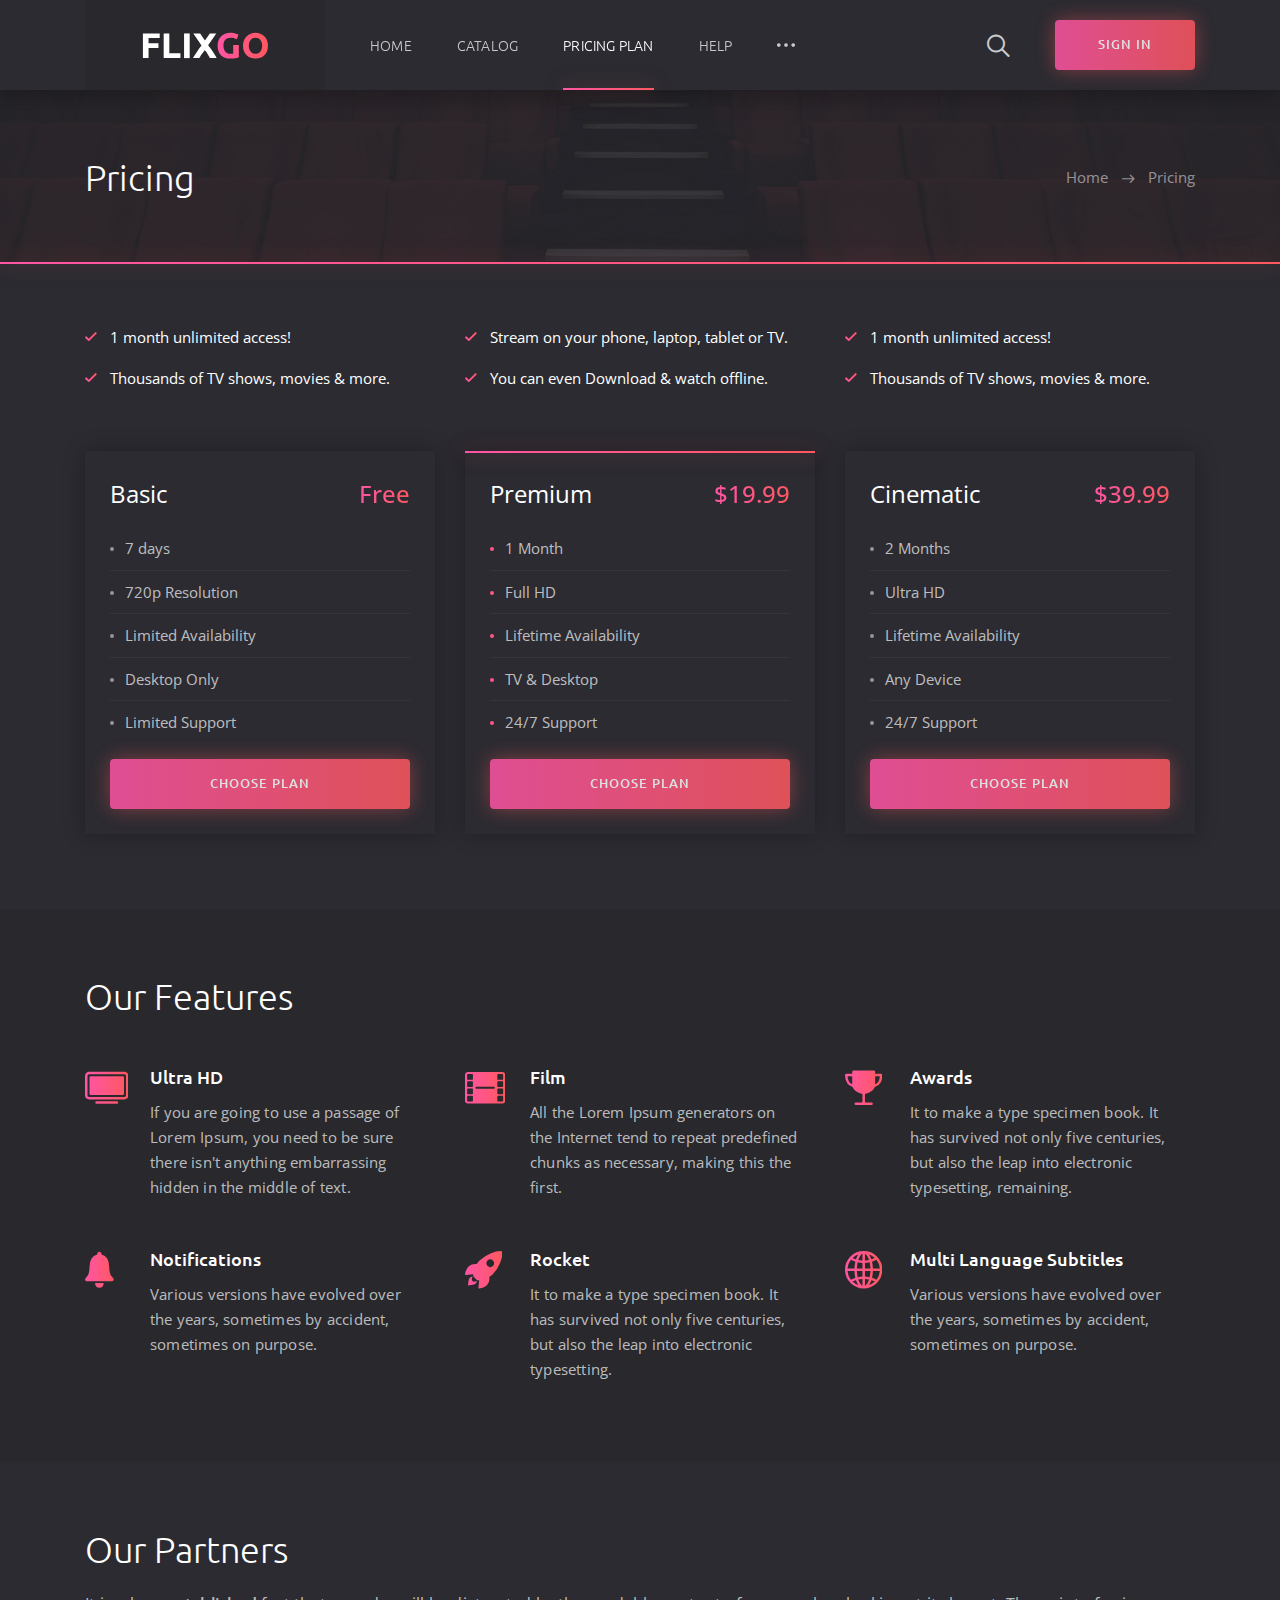
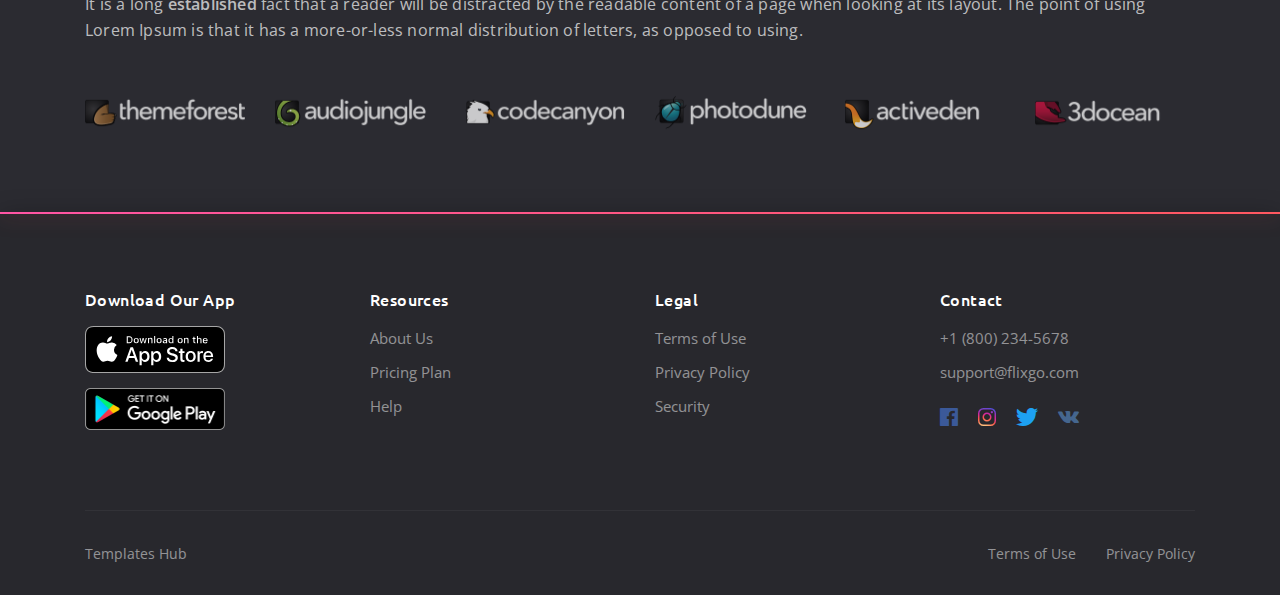
<file: MoviesPrpject/wwwroot/Theme2/pricing.html>
<!DOCTYPE html>
<html lang="en">

<head>
	<meta charset="utf-8">
	<meta name="viewport" content="width=device-width, initial-scale=1, shrink-to-fit=no">

	<!-- Font -->
	<link href="https://fonts.googleapis.com/css?family=Open+Sans:400,600%7CUbuntu:300,400,500,700" rel="stylesheet"> 

	<!-- CSS -->
	<link rel="stylesheet" href="css/bootstrap-reboot.min.css">
	<link rel="stylesheet" href="css/bootstrap-grid.min.css">
	<link rel="stylesheet" href="css/owl.carousel.min.css">
	<link rel="stylesheet" href="css/jquery.mCustomScrollbar.min.css">
	<link rel="stylesheet" href="css/nouislider.min.css">
	<link rel="stylesheet" href="css/ionicons.min.css">
	<link rel="stylesheet" href="css/plyr.css">
	<link rel="stylesheet" href="css/photoswipe.css">
	<link rel="stylesheet" href="css/default-skin.css">
	<link rel="stylesheet" href="css/main.css">

	<!-- Favicons -->
	<link rel="icon" type="image/png" href="icon/favicon-32x32.png" sizes="32x32">
	<link rel="apple-touch-icon" href="icon/favicon-32x32.png">
	<link rel="apple-touch-icon" sizes="72x72" href="icon/apple-touch-icon-72x72.png">
	<link rel="apple-touch-icon" sizes="114x114" href="icon/apple-touch-icon-114x114.png">
	<link rel="apple-touch-icon" sizes="144x144" href="icon/apple-touch-icon-144x144.png">

	<meta name="description" content="">
	<meta name="keywords" content="">
	<meta name="author" content="Dmitry Volkov">
	<title>FlixGo – Online Movies, TV Shows & Cinema HTML Template</title>

</head>
<body class="body">
	
	<!-- header -->
	<header class="header">
		<div class="header__wrap">
			<div class="container">
				<div class="row">
					<div class="col-12">
						<div class="header__content">
							<!-- header logo -->
							<a href="index.html" class="header__logo">
								<img src="img/logo.svg" alt="">
							</a>
							<!-- end header logo -->

							<!-- header nav -->
							<ul class="header__nav">
								<!-- dropdown -->
								<li class="header__nav-item">
									<a class="dropdown-toggle header__nav-link" href="#" role="button" id="dropdownMenuHome" data-toggle="dropdown" aria-haspopup="true" aria-expanded="false">Home</a>

									<ul class="dropdown-menu header__dropdown-menu" aria-labelledby="dropdownMenuHome">
										<li><a href="index.html">Home slideshow bg</a></li>
										<li><a href="index2.html">Home static bg</a></li>
									</ul>
								</li>
								<!-- end dropdown -->

								<!-- dropdown -->
								<li class="header__nav-item">
									<a class="dropdown-toggle header__nav-link" href="#" role="button" id="dropdownMenuCatalog" data-toggle="dropdown" aria-haspopup="true" aria-expanded="false">Catalog</a>

									<ul class="dropdown-menu header__dropdown-menu" aria-labelledby="dropdownMenuCatalog">
										<li><a href="catalog1.html">Catalog Grid</a></li>
										<li><a href="catalog2.html">Catalog List</a></li>
										<li><a href="details1.html">Details Movie</a></li>
										<li><a href="details2.html">Details TV Series</a></li>
									</ul>
								</li>
								<!-- end dropdown -->

								<li class="header__nav-item">
									<a href="pricing.html" class="header__nav-link header__nav-link--active">Pricing Plan</a>
								</li>

								<li class="header__nav-item">
									<a href="faq.html" class="header__nav-link">Help</a>
								</li>

								<!-- dropdown -->
								<li class="dropdown header__nav-item">
									<a class="dropdown-toggle header__nav-link header__nav-link--more" href="#" role="button" id="dropdownMenuMore" data-toggle="dropdown" aria-haspopup="true" aria-expanded="false"><i class="icon ion-ios-more"></i></a>

									<ul class="dropdown-menu header__dropdown-menu" aria-labelledby="dropdownMenuMore">
										<li><a href="about.html">About</a></li>
										<li><a href="signin.html">Sign In</a></li>
										<li><a href="signup.html">Sign Up</a></li>
										<li><a href="404.html">404 Page</a></li>
									</ul>
								</li>
								<!-- end dropdown -->
							</ul>
							<!-- end header nav -->

							<!-- header auth -->
							<div class="header__auth">
								<button class="header__search-btn" type="button">
									<i class="icon ion-ios-search"></i>
								</button>

								<a href="signin.html" class="header__sign-in">
									<i class="icon ion-ios-log-in"></i>
									<span>sign in</span>
								</a>
							</div>
							<!-- end header auth -->

							<!-- header menu btn -->
							<button class="header__btn" type="button">
								<span></span>
								<span></span>
								<span></span>
							</button>
							<!-- end header menu btn -->
						</div>
					</div>
				</div>
			</div>
		</div>

		<!-- header search -->
		<form action="#" class="header__search">
			<div class="container">
				<div class="row">
					<div class="col-12">
						<div class="header__search-content">
							<input type="text" placeholder="Search for a movie, TV Series that you are looking for">

							<button type="button">search</button>
						</div>
					</div>
				</div>
			</div>
		</form>
		<!-- end header search -->
	</header>
	<!-- end header -->

	<!-- page title -->
	<section class="section section--first section--bg" data-bg="img/section/section.jpg">
		<div class="container">
			<div class="row">
				<div class="col-12">
					<div class="section__wrap">
						<!-- section title -->
						<h2 class="section__title">Pricing</h2>
						<!-- end section title -->

						<!-- breadcrumb -->
						<ul class="breadcrumb">
							<li class="breadcrumb__item"><a href="#">Home</a></li>
							<li class="breadcrumb__item breadcrumb__item--active">Pricing</li>
						</ul>
						<!-- end breadcrumb -->
					</div>
				</div>
			</div>
		</div>
	</section>
	<!-- end page title -->

	<!-- pricing -->
	<div class="section">
		<div class="container">
			<div class="row">
				<!-- plan features -->
				<div class="col-12">
					<ul class="row plan-features">
						<li class="col-12 col-md-6 col-lg-4">1 month unlimited access!</li>
						<li class="col-12 col-md-6 col-lg-4">Stream on your phone, laptop, tablet or TV.</li>
						<li class="col-12 col-md-6 col-lg-4">1 month unlimited access!</li>
						<li class="col-12 col-md-6 col-lg-4">Thousands of TV shows, movies & more.</li>
						<li class="col-12 col-md-6 col-lg-4">You can even Download & watch offline.</li>
						<li class="col-12 col-md-6 col-lg-4">Thousands of TV shows, movies & more.</li>
					</ul>
				</div>
				<!-- end plan features -->

				<!-- price -->
				<div class="col-12 col-md-6 col-lg-4">
					<div class="price">
						<div class="price__item price__item--first"><span>Basic</span> <span>Free</span></div>
						<div class="price__item"><span>7 days</span></div>
						<div class="price__item"><span>720p Resolution</span></div>
						<div class="price__item"><span>Limited Availability</span></div>
						<div class="price__item"><span>Desktop Only</span></div>
						<div class="price__item"><span>Limited Support</span></div>
						<a href="#" class="price__btn">Choose Plan</a>
					</div>
				</div>
				<!-- end price -->

				<!-- price -->
				<div class="col-12 col-md-6 col-lg-4">
					<div class="price price--premium">
						<div class="price__item price__item--first"><span>Premium</span> <span>$19.99</span></div>
						<div class="price__item"><span>1 Month</span></div>
						<div class="price__item"><span>Full HD</span></div>
						<div class="price__item"><span>Lifetime Availability</span></div>
						<div class="price__item"><span>TV & Desktop</span></div>
						<div class="price__item"><span>24/7 Support</span></div>
						<a href="#" class="price__btn">Choose Plan</a>
					</div>
				</div>
				<!-- end price -->

				<!-- price -->
				<div class="col-12 col-md-6 col-lg-4">
					<div class="price">
						<div class="price__item price__item--first"><span>Cinematic</span> <span>$39.99</span></div>
						<div class="price__item"><span>2 Months</span></div>
						<div class="price__item"><span>Ultra HD</span></div>
						<div class="price__item"><span>Lifetime Availability</span></div>
						<div class="price__item"><span>Any Device</span></div>
						<div class="price__item"><span>24/7 Support</span></div>
						<a href="#" class="price__btn">Choose Plan</a>
					</div>
				</div>
				<!-- end price -->
			</div>
		</div>
	</div>
	<!-- end pricing -->

	<!-- features -->
	<section class="section section--dark">
		<div class="container">
			<div class="row">
				<!-- section title -->
				<div class="col-12">
					<h2 class="section__title section__title--no-margin">Our Features</h2>
				</div>
				<!-- end section title -->

				<!-- feature -->
				<div class="col-12 col-md-6 col-lg-4">
					<div class="feature">
						<i class="icon ion-ios-tv feature__icon"></i>
						<h3 class="feature__title">Ultra HD</h3>
						<p class="feature__text">If you are going to use a passage of Lorem Ipsum, you need to be sure there isn't anything embarrassing hidden in the middle of text.</p>
					</div>
				</div>
				<!-- end feature -->

				<!-- feature -->
				<div class="col-12 col-md-6 col-lg-4">
					<div class="feature">
						<i class="icon ion-ios-film feature__icon"></i>
						<h3 class="feature__title">Film</h3>
						<p class="feature__text">All the Lorem Ipsum generators on the Internet tend to repeat predefined chunks as necessary, making this the first.</p>
					</div>
				</div>
				<!-- end feature -->

				<!-- feature -->
				<div class="col-12 col-md-6 col-lg-4">
					<div class="feature">
						<i class="icon ion-ios-trophy feature__icon"></i>
						<h3 class="feature__title">Awards</h3>
						<p class="feature__text">It to make a type specimen book. It has survived not only five centuries, but also the leap into electronic typesetting, remaining.</p>
					</div>
				</div>
				<!-- end feature -->

				<!-- feature -->
				<div class="col-12 col-md-6 col-lg-4">
					<div class="feature">
						<i class="icon ion-ios-notifications feature__icon"></i>
						<h3 class="feature__title">Notifications</h3>
						<p class="feature__text">Various versions have evolved over the years, sometimes by accident, sometimes on purpose.</p>
					</div>
				</div>
				<!-- end feature -->

				<!-- feature -->
				<div class="col-12 col-md-6 col-lg-4">
					<div class="feature">
						<i class="icon ion-ios-rocket feature__icon"></i>
						<h3 class="feature__title">Rocket</h3>
						<p class="feature__text">It to make a type specimen book. It has survived not only five centuries, but also the leap into electronic typesetting.</p>
					</div>
				</div>
				<!-- end feature -->

				<!-- feature -->
				<div class="col-12 col-md-6 col-lg-4">
					<div class="feature">
						<i class="icon ion-ios-globe feature__icon"></i>
						<h3 class="feature__title">Multi Language Subtitles </h3>
						<p class="feature__text">Various versions have evolved over the years, sometimes by accident, sometimes on purpose.</p>
					</div>
				</div>
				<!-- end feature -->
			</div>
		</div>
	</section>
	<!-- end features -->

	<!-- partners -->
	<section class="section">
		<div class="container">
			<div class="row">
				<!-- section title -->
				<div class="col-12">
					<h2 class="section__title section__title--no-margin">Our Partners</h2>
				</div>
				<!-- end section title -->

				<!-- section text -->
				<div class="col-12">
					<p class="section__text section__text--last-with-margin">It is a long <b>established</b> fact that a reader will be distracted by the readable content of a page when looking at its layout. The point of using Lorem Ipsum is that it has a more-or-less normal distribution of letters, as opposed to using.</p>
				</div>
				<!-- end section text -->

				<!-- partner -->
				<div class="col-6 col-sm-4 col-md-3 col-lg-2">
					<a href="#" class="partner">
						<img src="img/partners/themeforest-light-background.png" alt="" class="partner__img">
					</a>
				</div>
				<!-- end partner -->

				<!-- partner -->
				<div class="col-6 col-sm-4 col-md-3 col-lg-2">
					<a href="#" class="partner">
						<img src="img/partners/audiojungle-light-background.png" alt="" class="partner__img">
					</a>
				</div>
				<!-- end partner -->

				<!-- partner -->
				<div class="col-6 col-sm-4 col-md-3 col-lg-2">
					<a href="#" class="partner">
						<img src="img/partners/codecanyon-light-background.png" alt="" class="partner__img">
					</a>
				</div>
				<!-- end partner -->

				<!-- partner -->
				<div class="col-6 col-sm-4 col-md-3 col-lg-2">
					<a href="#" class="partner">
						<img src="img/partners/photodune-light-background.png" alt="" class="partner__img">
					</a>
				</div>
				<!-- end partner -->

				<!-- partner -->
				<div class="col-6 col-sm-4 col-md-3 col-lg-2">
					<a href="#" class="partner">
						<img src="img/partners/activeden-light-background.png" alt="" class="partner__img">
					</a>
				</div>
				<!-- end partner -->

				<!-- partner -->
				<div class="col-6 col-sm-4 col-md-3 col-lg-2">
					<a href="#" class="partner">
						<img src="img/partners/3docean-light-background.png" alt="" class="partner__img">
					</a>
				</div>
				<!-- end partner -->
			</div>
		</div>
	</section>
	<!-- end partners -->

	<!-- footer -->
	<footer class="footer">
		<div class="container">
			<div class="row">
				<!-- footer list -->
				<div class="col-12 col-md-3">
					<h6 class="footer__title">Download Our App</h6>
					<ul class="footer__app">
						<li><a href="#"><img src="img/Download_on_the_App_Store_Badge.svg" alt=""></a></li>
						<li><a href="#"><img src="img/google-play-badge.png" alt=""></a></li>
					</ul>
				</div>
				<!-- end footer list -->

				<!-- footer list -->
				<div class="col-6 col-sm-4 col-md-3">
					<h6 class="footer__title">Resources</h6>
					<ul class="footer__list">
						<li><a href="#">About Us</a></li>
						<li><a href="#">Pricing Plan</a></li>
						<li><a href="#">Help</a></li>
					</ul>
				</div>
				<!-- end footer list -->

				<!-- footer list -->
				<div class="col-6 col-sm-4 col-md-3">
					<h6 class="footer__title">Legal</h6>
					<ul class="footer__list">
						<li><a href="#">Terms of Use</a></li>
						<li><a href="#">Privacy Policy</a></li>
						<li><a href="#">Security</a></li>
					</ul>
				</div>
				<!-- end footer list -->

				<!-- footer list -->
				<div class="col-12 col-sm-4 col-md-3">
					<h6 class="footer__title">Contact</h6>
					<ul class="footer__list">
						<li><a href="tel:+18002345678">+1 (800) 234-5678</a></li>
						<li><a href="mailto:support@moviego.com">support@flixgo.com</a></li>
					</ul>
					<ul class="footer__social">
						<li class="facebook"><a href="#"><i class="icon ion-logo-facebook"></i></a></li>
						<li class="instagram"><a href="#"><i class="icon ion-logo-instagram"></i></a></li>
						<li class="twitter"><a href="#"><i class="icon ion-logo-twitter"></i></a></li>
						<li class="vk"><a href="#"><i class="icon ion-logo-vk"></i></a></li>
					</ul>
				</div>
				<!-- end footer list -->

				<!-- footer copyright -->
				<div class="col-12">
					<div class="footer__copyright">
						<small><a target="_blank" href="https://www.templateshub.net">Templates Hub</a></small>

						<ul>
							<li><a href="#">Terms of Use</a></li>
							<li><a href="#">Privacy Policy</a></li>
						</ul>
					</div>
				</div>
				<!-- end footer copyright -->
			</div>
		</div>
	</footer>
	<!-- end footer -->

	<!-- JS -->
	<script src="js/jquery-3.3.1.min.js"></script>
	<script src="js/bootstrap.bundle.min.js"></script>
	<script src="js/owl.carousel.min.js"></script>
	<script src="js/jquery.mousewheel.min.js"></script>
	<script src="js/jquery.mCustomScrollbar.min.js"></script>
	<script src="js/wNumb.js"></script>
	<script src="js/nouislider.min.js"></script>
	<script src="js/plyr.min.js"></script>
	<script src="js/jquery.morelines.min.js"></script>
	<script src="js/photoswipe.min.js"></script>
	<script src="js/photoswipe-ui-default.min.js"></script>
	<script src="js/main.js"></script>
</body>

</html>
</file>
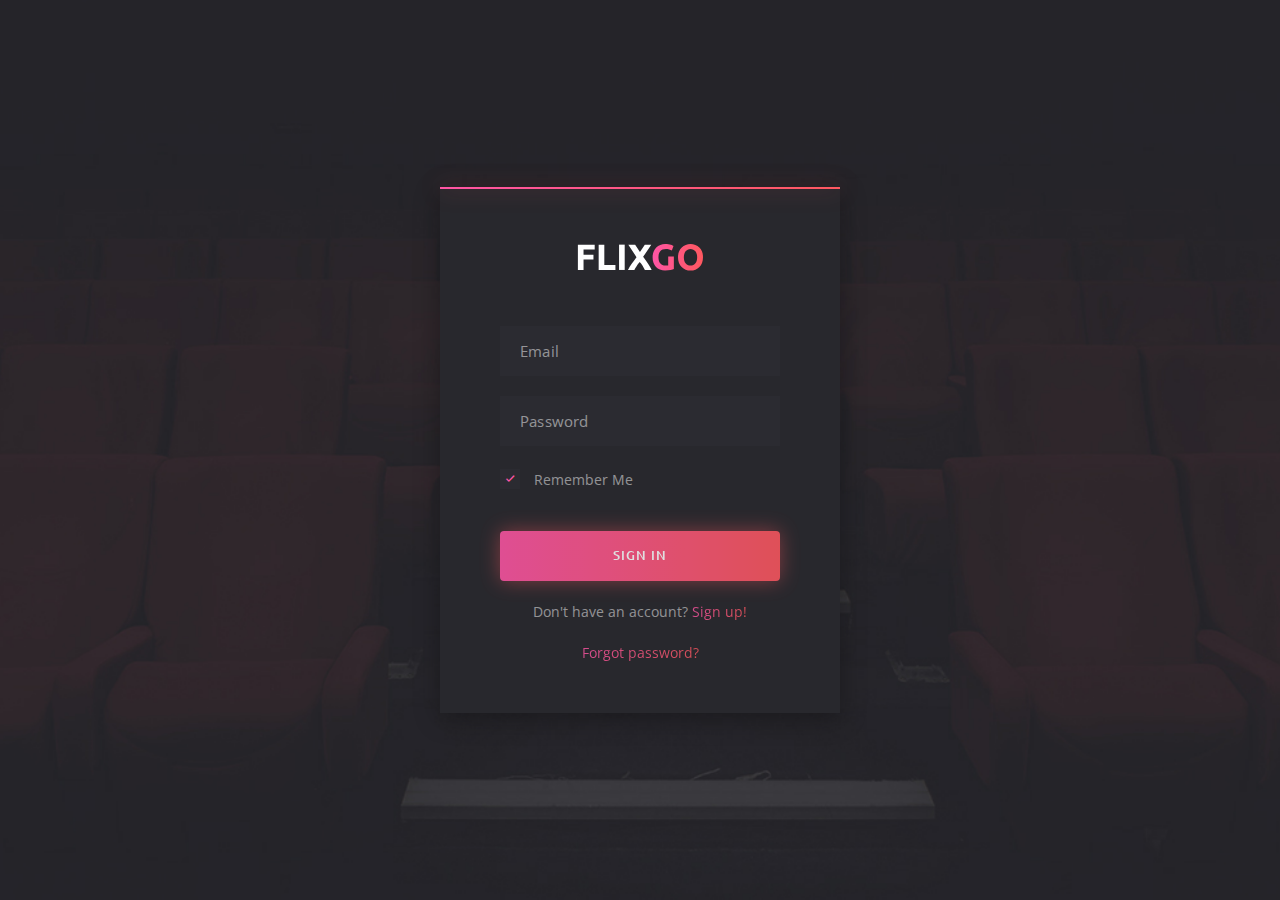
<file: MoviesPrpject/wwwroot/Theme2/signin.html>
<!DOCTYPE html>
<html lang="en">

<head>
	<meta charset="utf-8">
	<meta name="viewport" content="width=device-width, initial-scale=1, shrink-to-fit=no">

	<!-- Font -->
	<link href="https://fonts.googleapis.com/css?family=Open+Sans:400,600%7CUbuntu:300,400,500,700" rel="stylesheet"> 

	<!-- CSS -->
	<link rel="stylesheet" href="css/bootstrap-reboot.min.css">
	<link rel="stylesheet" href="css/bootstrap-grid.min.css">
	<link rel="stylesheet" href="css/owl.carousel.min.css">
	<link rel="stylesheet" href="css/jquery.mCustomScrollbar.min.css">
	<link rel="stylesheet" href="css/nouislider.min.css">
	<link rel="stylesheet" href="css/ionicons.min.css">
	<link rel="stylesheet" href="css/plyr.css">
	<link rel="stylesheet" href="css/photoswipe.css">
	<link rel="stylesheet" href="css/default-skin.css">
	<link rel="stylesheet" href="css/main.css">

	<!-- Favicons -->
	<link rel="icon" type="image/png" href="icon/favicon-32x32.png" sizes="32x32">
	<link rel="apple-touch-icon" href="icon/favicon-32x32.png">
	<link rel="apple-touch-icon" sizes="72x72" href="icon/apple-touch-icon-72x72.png">
	<link rel="apple-touch-icon" sizes="114x114" href="icon/apple-touch-icon-114x114.png">
	<link rel="apple-touch-icon" sizes="144x144" href="icon/apple-touch-icon-144x144.png">

	<meta name="description" content="">
	<meta name="keywords" content="">
	<meta name="author" content="Dmitry Volkov">
	<title>FlixGo – Online Movies, TV Shows & Cinema HTML Template</title>

</head>
<body class="body">

	<div class="sign section--bg" data-bg="img/section/section.jpg">
		<div class="container">
			<div class="row">
				<div class="col-12">
					<div class="sign__content">
						<!-- authorization form -->
						<form action="#" class="sign__form">
							<a href="index.html" class="sign__logo">
								<img src="img/logo.svg" alt="">
							</a>

							<div class="sign__group">
								<input type="text" class="sign__input" placeholder="Email">
							</div>

							<div class="sign__group">
								<input type="password" class="sign__input" placeholder="Password">
							</div>

							<div class="sign__group sign__group--checkbox">
								<input id="remember" name="remember" type="checkbox" checked="checked">
								<label for="remember">Remember Me</label>
							</div>
							
							<button class="sign__btn" type="button">Sign in</button>

							<span class="sign__text">Don't have an account? <a href="signup.html">Sign up!</a></span>

							<span class="sign__text"><a href="#">Forgot password?</a></span>
						</form>
						<!-- end authorization form -->
					</div>
				</div>
			</div>
		</div>
	</div>

	<!-- JS -->
	<script src="js/jquery-3.3.1.min.js"></script>
	<script src="js/bootstrap.bundle.min.js"></script>
	<script src="js/owl.carousel.min.js"></script>
	<script src="js/jquery.mousewheel.min.js"></script>
	<script src="js/jquery.mCustomScrollbar.min.js"></script>
	<script src="js/wNumb.js"></script>
	<script src="js/nouislider.min.js"></script>
	<script src="js/plyr.min.js"></script>
	<script src="js/jquery.morelines.min.js"></script>
	<script src="js/photoswipe.min.js"></script>
	<script src="js/photoswipe-ui-default.min.js"></script>
	<script src="js/main.js"></script>
</body>

</html>
</file>
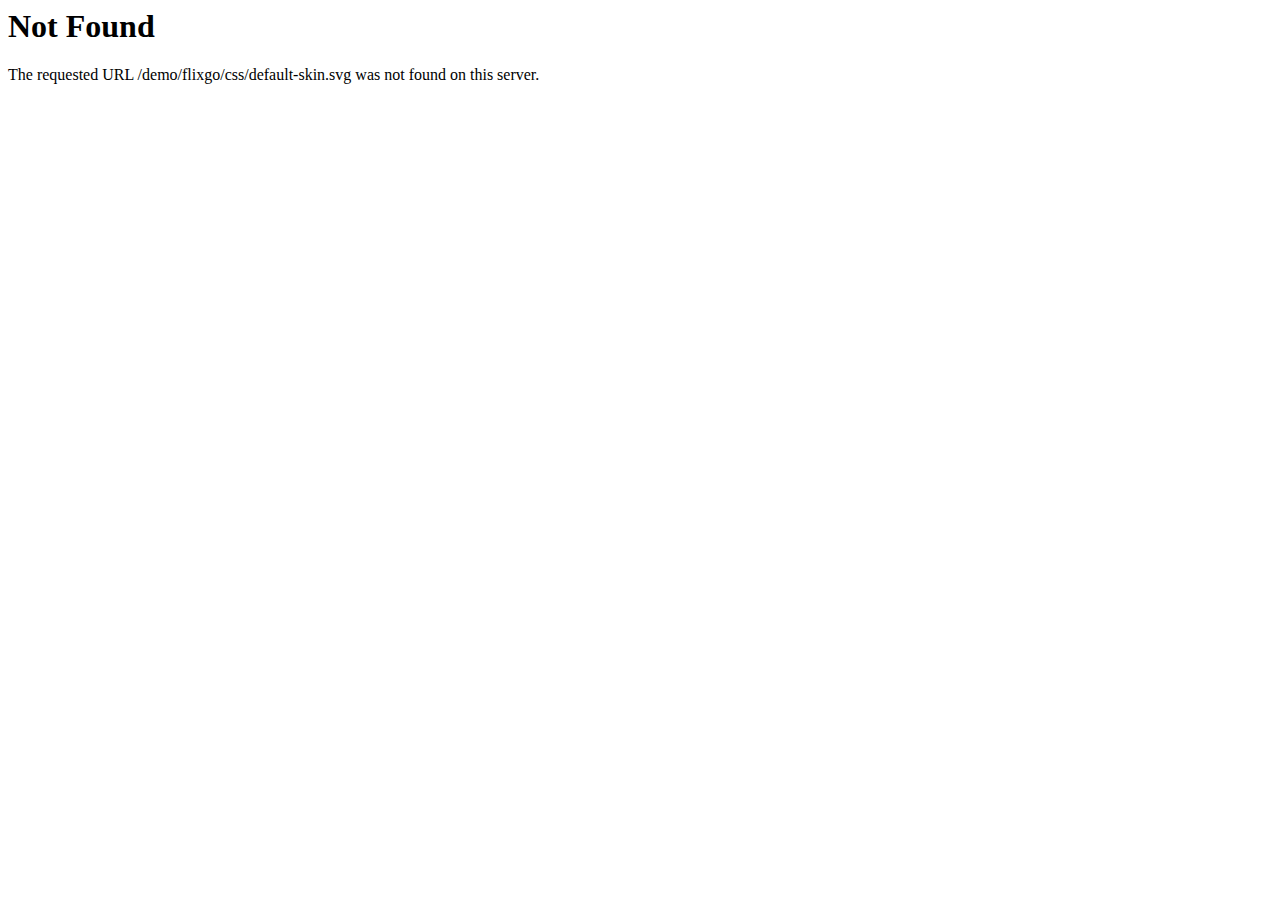
<file: MoviesPrpject/wwwroot/Theme2/css/default-skin-2.html>
<!DOCTYPE HTML PUBLIC "-//IETF//DTD HTML 2.0//EN">
<html><head>
<title>404 Not Found</title>
</head><body>
<h1>Not Found</h1>
<p>The requested URL /demo/flixgo/css/default-skin.svg was not found on this server.</p>
</body></html>
</file>
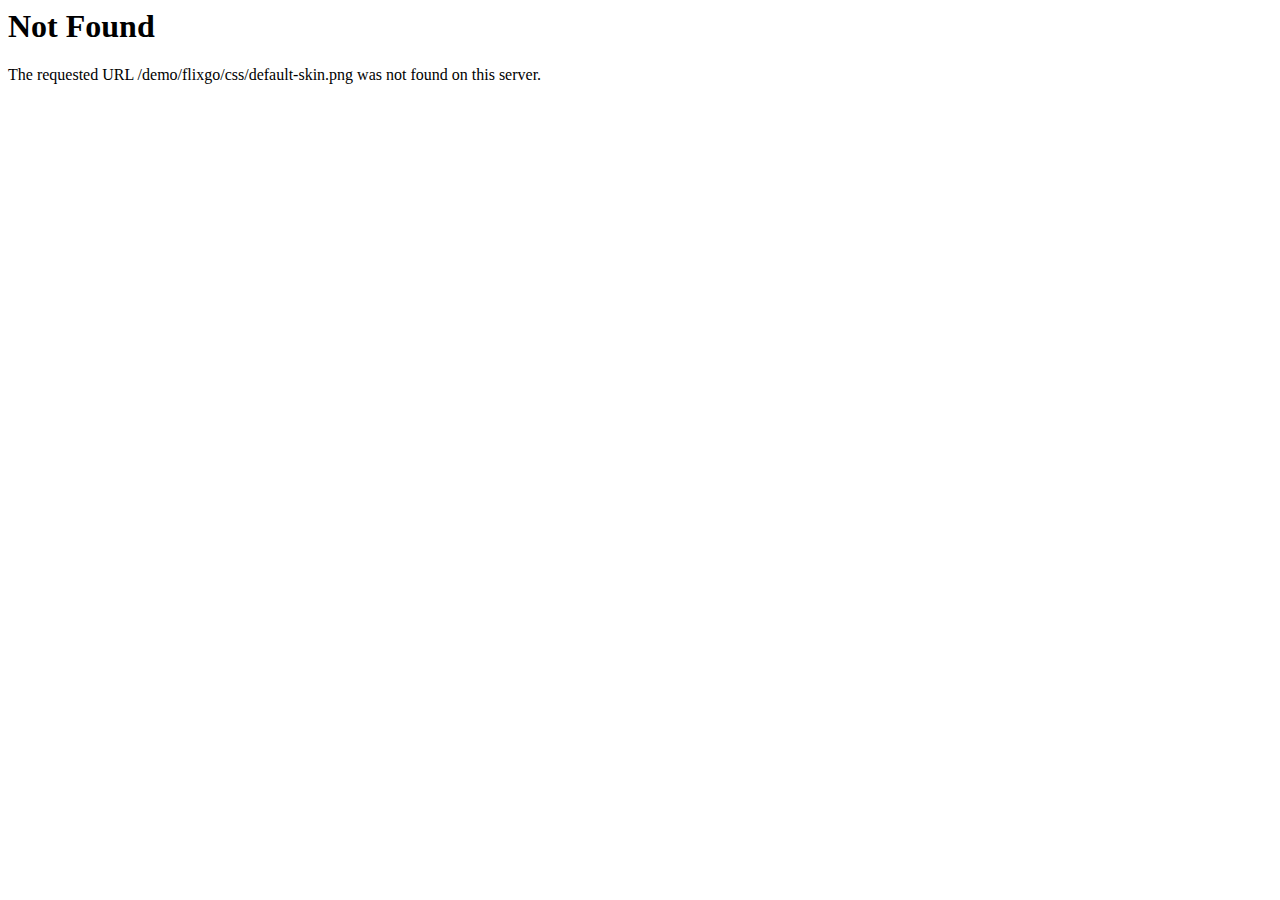
<file: MoviesPrpject/wwwroot/Theme2/css/default-skin.html>
<!DOCTYPE HTML PUBLIC "-//IETF//DTD HTML 2.0//EN">
<html><head>
<title>404 Not Found</title>
</head><body>
<h1>Not Found</h1>
<p>The requested URL /demo/flixgo/css/default-skin.png was not found on this server.</p>
</body></html>
</file>
<file: MoviesPrpject/wwwroot/writer/assets/vendors/css/vendor.bundle.base.css>
/*
 * Container style
 */
.ps {
  overflow: hidden !important;
  overflow-anchor: none;
  -ms-overflow-style: none;
  touch-action: auto;
  -ms-touch-action: auto;
}

/*
 * Scrollbar rail styles
 */
.ps__rail-x {
  display: none;
  opacity: 0;
  transition: background-color .2s linear, opacity .2s linear;
  -webkit-transition: background-color .2s linear, opacity .2s linear;
  height: 15px;
  /* there must be 'bottom' or 'top' for ps__rail-x */
  bottom: 0px;
  /* please don't change 'position' */
  position: absolute;
}

.ps__rail-y {
  display: none;
  opacity: 0;
  transition: background-color .2s linear, opacity .2s linear;
  -webkit-transition: background-color .2s linear, opacity .2s linear;
  width: 15px;
  /* there must be 'right' or 'left' for ps__rail-y */
  right: 0;
  /* please don't change 'position' */
  position: absolute;
}

.ps--active-x > .ps__rail-x,
.ps--active-y > .ps__rail-y {
  display: block;
  background-color: transparent;
}

.ps:hover > .ps__rail-x,
.ps:hover > .ps__rail-y,
.ps--focus > .ps__rail-x,
.ps--focus > .ps__rail-y,
.ps--scrolling-x > .ps__rail-x,
.ps--scrolling-y > .ps__rail-y {
  opacity: 0.6;
}

.ps .ps__rail-x:hover,
.ps .ps__rail-y:hover,
.ps .ps__rail-x:focus,
.ps .ps__rail-y:focus,
.ps .ps__rail-x.ps--clicking,
.ps .ps__rail-y.ps--clicking {
  background-color: #eee;
  opacity: 0.9;
}

/*
 * Scrollbar thumb styles
 */
.ps__thumb-x {
  background-color: #aaa;
  border-radius: 6px;
  transition: background-color .2s linear, height .2s ease-in-out;
  -webkit-transition: background-color .2s linear, height .2s ease-in-out;
  height: 6px;
  /* there must be 'bottom' for ps__thumb-x */
  bottom: 2px;
  /* please don't change 'position' */
  position: absolute;
}

.ps__thumb-y {
  background-color: #aaa;
  border-radius: 6px;
  transition: background-color .2s linear, width .2s ease-in-out;
  -webkit-transition: background-color .2s linear, width .2s ease-in-out;
  width: 6px;
  /* there must be 'right' for ps__thumb-y */
  right: 2px;
  /* please don't change 'position' */
  position: absolute;
}

.ps__rail-x:hover > .ps__thumb-x,
.ps__rail-x:focus > .ps__thumb-x,
.ps__rail-x.ps--clicking .ps__thumb-x {
  background-color: #999;
  height: 11px;
}

.ps__rail-y:hover > .ps__thumb-y,
.ps__rail-y:focus > .ps__thumb-y,
.ps__rail-y.ps--clicking .ps__thumb-y {
  background-color: #999;
  width: 11px;
}

/* MS supports */
@supports (-ms-overflow-style: none) {
  .ps {
    overflow: auto !important;
  }
}

@media screen and (-ms-high-contrast: active), (-ms-high-contrast: none) {
  .ps {
    overflow: auto !important;
  }
}
</file>
<file: MoviesPrpject/wwwroot/Theme2/css/plyr.css>
@keyframes plyr-progress{to{background-position:25px 0}}@keyframes plyr-popup{0%{opacity:.5;transform:translateY(10px)}to{opacity:1;transform:translateY(0)}}@keyframes plyr-fade-in{from{opacity:0}to{opacity:1}}.plyr{-moz-osx-font-smoothing:grayscale;-webkit-font-smoothing:antialiased;direction:ltr;font-family:Avenir,"Avenir Next","Helvetica Neue","Segoe UI",Helvetica,Arial,sans-serif;font-variant-numeric:tabular-nums;font-weight:500;line-height:1.7;max-width:100%;min-width:200px;position:relative;text-shadow:none;transition:box-shadow .3s ease}.plyr audio,.plyr video{border-radius:inherit;height:auto;vertical-align:middle;width:100%}.plyr button{font:inherit;line-height:inherit;width:auto}.plyr:focus{outline:0}.plyr--full-ui{box-sizing:border-box}.plyr--full-ui *,.plyr--full-ui ::after,.plyr--full-ui ::before{box-sizing:inherit}.plyr--full-ui a,.plyr--full-ui button,.plyr--full-ui input,.plyr--full-ui label{touch-action:manipulation}.plyr__badge{background:#4f5b5f;border-radius:2px;color:#fff;font-size:9px;line-height:1;padding:3px 4px}.plyr--full-ui ::-webkit-media-text-track-container{display:none}.plyr__captions{animation:plyr-fade-in .3s ease;bottom:0;color:#fff;display:none;font-size:14px;left:0;padding:10px;position:absolute;text-align:center;transition:transform .4s ease-in-out;width:100%}.plyr__captions .plyr__caption{background:rgba(0,0,0,.8);border-radius:2px;-webkit-box-decoration-break:clone;box-decoration-break:clone;line-height:185%;padding:.2em .5em;white-space:pre-wrap}.plyr__captions .plyr__caption div{display:inline}.plyr__captions span:empty{display:none}@media (min-width:480px){.plyr__captions{font-size:16px;padding:20px}}@media (min-width:768px){.plyr__captions{font-size:18px}}.plyr--captions-active .plyr__captions{display:block}.plyr:not(.plyr--hide-controls) .plyr__controls:not(:empty)~.plyr__captions{transform:translateY(-40px)}.plyr__control{background:0 0;border:0;border-radius:3px;color:inherit;cursor:pointer;flex-shrink:0;overflow:visible;padding:7px;position:relative;transition:all .3s ease}.plyr__control svg{display:block;fill:currentColor;height:18px;pointer-events:none;width:18px}.plyr__control:focus{outline:0}.plyr__control.plyr__tab-focus{box-shadow:0 0 0 5px rgba(26,175,255,.5);outline:0}.plyr__control.plyr__control--pressed .icon--not-pressed,.plyr__control.plyr__control--pressed .label--not-pressed,.plyr__control:not(.plyr__control--pressed) .icon--pressed,.plyr__control:not(.plyr__control--pressed) .label--pressed{display:none}.plyr--audio .plyr__control.plyr__tab-focus,.plyr--audio .plyr__control:hover,.plyr--audio .plyr__control[aria-expanded=true]{background:#1aafff;color:#fff}.plyr--video .plyr__control svg{filter:drop-shadow(0 1px 1px rgba(0, 0, 0, .15))}.plyr--video .plyr__control.plyr__tab-focus,.plyr--video .plyr__control:hover,.plyr--video .plyr__control[aria-expanded=true]{background:#1aafff;color:#fff}.plyr__control--overlaid{background:rgba(26,175,255,.8);border:0;border-radius:100%;box-shadow:0 1px 1px rgba(0,0,0,.15);color:#fff;display:none;left:50%;padding:15px;position:absolute;top:50%;transform:translate(-50%,-50%);z-index:2}.plyr__control--overlaid svg{height:20px;left:2px;position:relative;width:20px}.plyr__control--overlaid:focus,.plyr__control--overlaid:hover{background:#1aafff}.plyr--playing .plyr__control--overlaid{opacity:0;visibility:hidden}.plyr--full-ui.plyr--video .plyr__control--overlaid{display:block}.plyr--full-ui ::-webkit-media-controls{display:none}.plyr__controls{align-items:center;display:flex;justify-content:flex-end;text-align:center}.plyr__controls .plyr__menu,.plyr__controls .plyr__progress,.plyr__controls .plyr__time,.plyr__controls .plyr__volume,.plyr__controls>.plyr__control{margin-left:5px}.plyr__controls .plyr__menu+.plyr__control,.plyr__controls .plyr__progress+.plyr__control,.plyr__controls>.plyr__control+.plyr__control,.plyr__controls>.plyr__control+.plyr__menu{margin-left:2px}.plyr__controls>.plyr__control:first-child,.plyr__controls>.plyr__control:first-child+[data-plyr=pause]{margin-left:0;margin-right:auto}.plyr__controls:empty{display:none}@media (min-width:480px){.plyr__controls .plyr__menu,.plyr__controls .plyr__progress,.plyr__controls .plyr__time,.plyr__controls .plyr__volume,.plyr__controls>.plyr__control{margin-left:10px}}.plyr--audio .plyr__controls{background:#fff;border-radius:inherit;color:#4f5b5f;padding:10px}.plyr--video .plyr__controls{background:linear-gradient(rgba(0,0,0,0),rgba(0,0,0,.7));border-bottom-left-radius:inherit;border-bottom-right-radius:inherit;bottom:0;color:#fff;left:0;padding:20px 5px 5px;position:absolute;right:0;transition:opacity .4s ease-in-out,transform .4s ease-in-out;z-index:3}@media (min-width:480px){.plyr--video .plyr__controls{padding:35px 10px 10px}}.plyr--video.plyr--hide-controls .plyr__controls{opacity:0;pointer-events:none;transform:translateY(100%)}.plyr [data-plyr=airplay],.plyr [data-plyr=captions],.plyr [data-plyr=fullscreen],.plyr [data-plyr=pip]{display:none}.plyr--airplay-supported [data-plyr=airplay],.plyr--captions-enabled [data-plyr=captions],.plyr--fullscreen-enabled [data-plyr=fullscreen],.plyr--pip-supported [data-plyr=pip]{display:inline-block}.plyr__video-embed{height:0;padding-bottom:56.25%;position:relative}.plyr__video-embed iframe{border:0;height:100%;left:0;position:absolute;top:0;-webkit-user-select:none;-moz-user-select:none;-ms-user-select:none;user-select:none;width:100%}.plyr--full-ui .plyr__video-embed>.plyr__video-embed__container{padding-bottom:240%;position:relative;transform:translateY(-38.28125%)}.plyr__menu{display:flex;position:relative}.plyr__menu .plyr__control svg{transition:transform .3s ease}.plyr__menu .plyr__control[aria-expanded=true] svg{transform:rotate(90deg)}.plyr__menu .plyr__control[aria-expanded=true] .plyr__tooltip{display:none}.plyr__menu__container{animation:plyr-popup .2s ease;background:rgba(255,255,255,.9);border-radius:4px;bottom:100%;box-shadow:0 1px 2px rgba(0,0,0,.15);color:#4f5b5f;font-size:16px;margin-bottom:10px;position:absolute;right:-3px;text-align:left;white-space:nowrap;z-index:3}.plyr__menu__container>div{overflow:hidden;transition:height .35s cubic-bezier(.4,0,.2,1),width .35s cubic-bezier(.4,0,.2,1)}.plyr__menu__container::after{border:4px solid transparent;border-top-color:rgba(255,255,255,.9);content:'';height:0;position:absolute;right:15px;top:100%;width:0}.plyr__menu__container [role=menu]{padding:7px}.plyr__menu__container [role=menuitem],.plyr__menu__container [role=menuitemradio]{margin-top:2px}.plyr__menu__container [role=menuitem]:first-child,.plyr__menu__container [role=menuitemradio]:first-child{margin-top:0}.plyr__menu__container .plyr__control{align-items:center;color:#4f5b5f;display:flex;font-size:14px;padding:4px 11px;-webkit-user-select:none;-moz-user-select:none;-ms-user-select:none;user-select:none;width:100%}.plyr__menu__container .plyr__control>span{align-items:inherit;display:flex;width:100%}.plyr__menu__container .plyr__control::after{border:4px solid transparent;content:'';position:absolute;top:50%;transform:translateY(-50%)}.plyr__menu__container .plyr__control--forward{padding-right:28px}.plyr__menu__container .plyr__control--forward::after{border-left-color:rgba(79,91,95,.8);right:5px}.plyr__menu__container .plyr__control--forward.plyr__tab-focus::after,.plyr__menu__container .plyr__control--forward:hover::after{border-left-color:currentColor}.plyr__menu__container .plyr__control--back{font-weight:500;margin:7px;margin-bottom:3px;padding-left:28px;position:relative;width:calc(100% - 14px)}.plyr__menu__container .plyr__control--back::after{border-right-color:rgba(79,91,95,.8);left:7px}.plyr__menu__container .plyr__control--back::before{background:#b7c5cd;box-shadow:0 1px 0 #fff;content:'';height:1px;left:0;margin-top:4px;overflow:hidden;position:absolute;right:0;top:100%}.plyr__menu__container .plyr__control--back.plyr__tab-focus::after,.plyr__menu__container .plyr__control--back:hover::after{border-right-color:currentColor}.plyr__menu__container .plyr__control[role=menuitemradio]{padding-left:7px}.plyr__menu__container .plyr__control[role=menuitemradio]::after,.plyr__menu__container .plyr__control[role=menuitemradio]::before{border-radius:100%}.plyr__menu__container .plyr__control[role=menuitemradio]::before{background:rgba(0,0,0,.1);content:'';display:block;flex-shrink:0;height:16px;margin-right:10px;transition:all .3s ease;width:16px}.plyr__menu__container .plyr__control[role=menuitemradio]::after{background:#fff;border:0;height:6px;left:12px;opacity:0;top:50%;transform:translateY(-50%) scale(0);transition:transform .3s ease,opacity .3s ease;width:6px}.plyr__menu__container .plyr__control[role=menuitemradio][aria-checked=true]::before{background:#1aafff}.plyr__menu__container .plyr__control[role=menuitemradio][aria-checked=true]::after{opacity:1;transform:translateY(-50%) scale(1)}.plyr__menu__container .plyr__control[role=menuitemradio].plyr__tab-focus::before,.plyr__menu__container .plyr__control[role=menuitemradio]:hover::before{background:rgba(0,0,0,.1)}.plyr__menu__container .plyr__menu__value{align-items:center;display:flex;margin-left:auto;margin-right:-5px;overflow:hidden;padding-left:25px;pointer-events:none}.plyr--full-ui input[type=range]{-webkit-appearance:none;background:0 0;border:0;border-radius:28px;color:#1aafff;display:block;height:20px;margin:0;padding:0;transition:box-shadow .3s ease;width:100%}.plyr--full-ui input[type=range]::-webkit-slider-runnable-track{background:0 0;border:0;border-radius:3px;height:6px;transition:box-shadow .3s ease;-webkit-user-select:none;user-select:none;background-image:linear-gradient(to right,currentColor var(--value,0),transparent var(--value,0))}.plyr--full-ui input[type=range]::-webkit-slider-thumb{background:#fff;border:0;border-radius:100%;box-shadow:0 1px 1px rgba(0,0,0,.15),0 0 0 1px rgba(47,52,61,.2);height:14px;position:relative;transition:all .2s ease;width:14px;-webkit-appearance:none;margin-top:-4px}.plyr--full-ui input[type=range]::-moz-range-track{background:0 0;border:0;border-radius:3px;height:6px;transition:box-shadow .3s ease;-moz-user-select:none;user-select:none}.plyr--full-ui input[type=range]::-moz-range-thumb{background:#fff;border:0;border-radius:100%;box-shadow:0 1px 1px rgba(0,0,0,.15),0 0 0 1px rgba(47,52,61,.2);height:14px;position:relative;transition:all .2s ease;width:14px}.plyr--full-ui input[type=range]::-moz-range-progress{background:currentColor;border-radius:3px;height:6px}.plyr--full-ui input[type=range]::-ms-track{background:0 0;border:0;border-radius:3px;height:6px;transition:box-shadow .3s ease;-ms-user-select:none;user-select:none;color:transparent}.plyr--full-ui input[type=range]::-ms-fill-upper{background:0 0;border:0;border-radius:3px;height:6px;transition:box-shadow .3s ease;-ms-user-select:none;user-select:none}.plyr--full-ui input[type=range]::-ms-fill-lower{background:0 0;border:0;border-radius:3px;height:6px;transition:box-shadow .3s ease;-ms-user-select:none;user-select:none;background:currentColor}.plyr--full-ui input[type=range]::-ms-thumb{background:#fff;border:0;border-radius:100%;box-shadow:0 1px 1px rgba(0,0,0,.15),0 0 0 1px rgba(47,52,61,.2);height:14px;position:relative;transition:all .2s ease;width:14px;margin-top:0}.plyr--full-ui input[type=range]::-ms-tooltip{display:none}.plyr--full-ui input[type=range]:focus{outline:0}.plyr--full-ui input[type=range]::-moz-focus-outer{border:0}.plyr--full-ui input[type=range].plyr__tab-focus::-webkit-slider-runnable-track{box-shadow:0 0 0 5px rgba(26,175,255,.5);outline:0}.plyr--full-ui input[type=range].plyr__tab-focus::-moz-range-track{box-shadow:0 0 0 5px rgba(26,175,255,.5);outline:0}.plyr--full-ui input[type=range].plyr__tab-focus::-ms-track{box-shadow:0 0 0 5px rgba(26,175,255,.5);outline:0}.plyr--full-ui.plyr--video input[type=range]::-webkit-slider-runnable-track{background-color:rgba(255,255,255,.25)}.plyr--full-ui.plyr--video input[type=range]::-moz-range-track{background-color:rgba(255,255,255,.25)}.plyr--full-ui.plyr--video input[type=range]::-ms-track{background-color:rgba(255,255,255,.25)}.plyr--full-ui.plyr--video input[type=range]:active::-webkit-slider-thumb{box-shadow:0 1px 1px rgba(0,0,0,.15),0 0 0 1px rgba(47,52,61,.2),0 0 0 3px rgba(255,255,255,.5)}.plyr--full-ui.plyr--video input[type=range]:active::-moz-range-thumb{box-shadow:0 1px 1px rgba(0,0,0,.15),0 0 0 1px rgba(47,52,61,.2),0 0 0 3px rgba(255,255,255,.5)}.plyr--full-ui.plyr--video input[type=range]:active::-ms-thumb{box-shadow:0 1px 1px rgba(0,0,0,.15),0 0 0 1px rgba(47,52,61,.2),0 0 0 3px rgba(255,255,255,.5)}.plyr--full-ui.plyr--audio input[type=range]::-webkit-slider-runnable-track{background-color:rgba(183,197,205,.66)}.plyr--full-ui.plyr--audio input[type=range]::-moz-range-track{background-color:rgba(183,197,205,.66)}.plyr--full-ui.plyr--audio input[type=range]::-ms-track{background-color:rgba(183,197,205,.66)}.plyr--full-ui.plyr--audio input[type=range]:active::-webkit-slider-thumb{box-shadow:0 1px 1px rgba(0,0,0,.15),0 0 0 1px rgba(47,52,61,.2),0 0 0 3px rgba(0,0,0,.1)}.plyr--full-ui.plyr--audio input[type=range]:active::-moz-range-thumb{box-shadow:0 1px 1px rgba(0,0,0,.15),0 0 0 1px rgba(47,52,61,.2),0 0 0 3px rgba(0,0,0,.1)}.plyr--full-ui.plyr--audio input[type=range]:active::-ms-thumb{box-shadow:0 1px 1px rgba(0,0,0,.15),0 0 0 1px rgba(47,52,61,.2),0 0 0 3px rgba(0,0,0,.1)}.plyr__poster{background-color:#000;background-position:50% 50%;background-repeat:no-repeat;background-size:contain;height:100%;left:0;opacity:0;position:absolute;top:0;transition:opacity .2s ease;width:100%;z-index:1}.plyr--stopped.plyr__poster-enabled .plyr__poster{opacity:1}.plyr__time{font-size:14px}.plyr__time+.plyr__time::before{content:'\2044';margin-right:10px}@media (max-width:767px){.plyr__time+.plyr__time{display:none}}.plyr--video .plyr__time{text-shadow:0 1px 1px rgba(0,0,0,.15)}.plyr__tooltip{background:rgba(255,255,255,.9);border-radius:3px;bottom:100%;box-shadow:0 1px 2px rgba(0,0,0,.15);color:#4f5b5f;font-size:14px;font-weight:500;left:50%;line-height:1.3;margin-bottom:10px;opacity:0;padding:5px 7.5px;pointer-events:none;position:absolute;transform:translate(-50%,10px) scale(.8);transform-origin:50% 100%;transition:transform .2s .1s ease,opacity .2s .1s ease;white-space:nowrap;z-index:2}.plyr__tooltip::before{border-left:4px solid transparent;border-right:4px solid transparent;border-top:4px solid rgba(255,255,255,.9);bottom:-4px;content:'';height:0;left:50%;position:absolute;transform:translateX(-50%);width:0;z-index:2}.plyr .plyr__control.plyr__tab-focus .plyr__tooltip,.plyr .plyr__control:hover .plyr__tooltip,.plyr__tooltip--visible{opacity:1;transform:translate(-50%,0) scale(1)}.plyr .plyr__control:hover .plyr__tooltip{z-index:3}.plyr__controls>.plyr__control:first-child .plyr__tooltip,.plyr__controls>.plyr__control:first-child+.plyr__control .plyr__tooltip{left:0;transform:translate(0,10px) scale(.8);transform-origin:0 100%}.plyr__controls>.plyr__control:first-child .plyr__tooltip::before,.plyr__controls>.plyr__control:first-child+.plyr__control .plyr__tooltip::before{left:16px}.plyr__controls>.plyr__control:last-child .plyr__tooltip{left:auto;right:0;transform:translate(0,10px) scale(.8);transform-origin:100% 100%}.plyr__controls>.plyr__control:last-child .plyr__tooltip::before{left:auto;right:16px;transform:translateX(50%)}.plyr__controls>.plyr__control:first-child .plyr__tooltip--visible,.plyr__controls>.plyr__control:first-child+.plyr__control .plyr__tooltip--visible,.plyr__controls>.plyr__control:first-child+.plyr__control.plyr__tab-focus .plyr__tooltip,.plyr__controls>.plyr__control:first-child+.plyr__control:hover .plyr__tooltip,.plyr__controls>.plyr__control:first-child.plyr__tab-focus .plyr__tooltip,.plyr__controls>.plyr__control:first-child:hover .plyr__tooltip,.plyr__controls>.plyr__control:last-child .plyr__tooltip--visible,.plyr__controls>.plyr__control:last-child.plyr__tab-focus .plyr__tooltip,.plyr__controls>.plyr__control:last-child:hover .plyr__tooltip{transform:translate(0,0) scale(1)}.plyr--video{background:#000;overflow:hidden}.plyr--video.plyr--menu-open{overflow:visible}.plyr__video-wrapper{background:#000;border-radius:inherit;overflow:hidden;position:relative;z-index:0}.plyr__progress{flex:1;left:7px;margin-right:14px;position:relative}.plyr__progress input[type=range],.plyr__progress__buffer{margin-left:-7px;margin-right:-7px;width:calc(100% + 14px)}.plyr__progress input[type=range]{position:relative;z-index:2}.plyr__progress .plyr__tooltip{font-size:14px;left:0}.plyr__progress__buffer{-webkit-appearance:none;background:0 0;border:0;border-radius:100px;height:6px;left:0;margin-top:-3px;padding:0;position:absolute;top:50%}.plyr__progress__buffer::-webkit-progress-bar{background:0 0;transition:width .2s ease}.plyr__progress__buffer::-webkit-progress-value{background:currentColor;border-radius:100px;min-width:6px}.plyr__progress__buffer::-moz-progress-bar{background:currentColor;border-radius:100px;min-width:6px;transition:width .2s ease}.plyr__progress__buffer::-ms-fill{border-radius:100px;transition:width .2s ease}.plyr--video .plyr__progress__buffer{box-shadow:0 1px 1px rgba(0,0,0,.15);color:rgba(255,255,255,.25)}.plyr--audio .plyr__progress__buffer{color:rgba(183,197,205,.66)}.plyr--loading .plyr__progress__buffer{animation:plyr-progress 1s linear infinite;background-image:linear-gradient(-45deg,rgba(47,52,61,.6) 25%,transparent 25%,transparent 50%,rgba(47,52,61,.6) 50%,rgba(47,52,61,.6) 75%,transparent 75%,transparent);background-repeat:repeat-x;background-size:25px 25px;color:transparent}.plyr--video.plyr--loading .plyr__progress__buffer{background-color:rgba(255,255,255,.25)}.plyr--audio.plyr--loading .plyr__progress__buffer{background-color:rgba(183,197,205,.66)}.plyr__volume{align-items:center;display:flex;flex:1;position:relative}.plyr__volume input[type=range]{margin-left:5px;position:relative;z-index:2}@media (min-width:480px){.plyr__volume{max-width:90px}}@media (min-width:768px){.plyr__volume{max-width:110px}}.plyr--is-ios .plyr__volume{display:none!important}.plyr--is-ios.plyr--vimeo [data-plyr=mute]{display:none!important}.plyr:-webkit-full-screen{background:#000;border-radius:0!important;height:100%;margin:0;width:100%}.plyr:-moz-full-screen{background:#000;border-radius:0!important;height:100%;margin:0;width:100%}.plyr:-ms-fullscreen{background:#000;border-radius:0!important;height:100%;margin:0;width:100%}.plyr:fullscreen{background:#000;border-radius:0!important;height:100%;margin:0;width:100%}.plyr:-webkit-full-screen video{height:100%}.plyr:-moz-full-screen video{height:100%}.plyr:-ms-fullscreen video{height:100%}.plyr:fullscreen video{height:100%}.plyr:-webkit-full-screen .plyr__video-wrapper{height:100%;width:100%}.plyr:-moz-full-screen .plyr__video-wrapper{height:100%;width:100%}.plyr:-ms-fullscreen .plyr__video-wrapper{height:100%;width:100%}.plyr:fullscreen .plyr__video-wrapper{height:100%;width:100%}.plyr:-webkit-full-screen .plyr__video-embed{overflow:visible}.plyr:-moz-full-screen .plyr__video-embed{overflow:visible}.plyr:-ms-fullscreen .plyr__video-embed{overflow:visible}.plyr:fullscreen .plyr__video-embed{overflow:visible}.plyr:-webkit-full-screen.plyr--vimeo .plyr__video-wrapper{height:0;top:50%;transform:translateY(-50%)}.plyr:-moz-full-screen.plyr--vimeo .plyr__video-wrapper{height:0;top:50%;transform:translateY(-50%)}.plyr:-ms-fullscreen.plyr--vimeo .plyr__video-wrapper{height:0;top:50%;transform:translateY(-50%)}.plyr:fullscreen.plyr--vimeo .plyr__video-wrapper{height:0;top:50%;transform:translateY(-50%)}.plyr:-webkit-full-screen .plyr__control .icon--exit-fullscreen{display:block}.plyr:-moz-full-screen .plyr__control .icon--exit-fullscreen{display:block}.plyr:-ms-fullscreen .plyr__control .icon--exit-fullscreen{display:block}.plyr:fullscreen .plyr__control .icon--exit-fullscreen{display:block}.plyr:-webkit-full-screen .plyr__control .icon--exit-fullscreen+svg{display:none}.plyr:-moz-full-screen .plyr__control .icon--exit-fullscreen+svg{display:none}.plyr:-ms-fullscreen .plyr__control .icon--exit-fullscreen+svg{display:none}.plyr:fullscreen .plyr__control .icon--exit-fullscreen+svg{display:none}.plyr:-webkit-full-screen.plyr--hide-controls{cursor:none}.plyr:-moz-full-screen.plyr--hide-controls{cursor:none}.plyr:-ms-fullscreen.plyr--hide-controls{cursor:none}.plyr:fullscreen.plyr--hide-controls{cursor:none}@media (min-width:1024px){.plyr:-webkit-full-screen .plyr__captions{font-size:21px}.plyr:-moz-full-screen .plyr__captions{font-size:21px}.plyr:-ms-fullscreen .plyr__captions{font-size:21px}.plyr:fullscreen .plyr__captions{font-size:21px}}.plyr:-webkit-full-screen{background:#000;border-radius:0!important;height:100%;margin:0;width:100%}.plyr:-webkit-full-screen video{height:100%}.plyr:-webkit-full-screen .plyr__video-wrapper{height:100%;width:100%}.plyr:-webkit-full-screen .plyr__video-embed{overflow:visible}.plyr:-webkit-full-screen.plyr--vimeo .plyr__video-wrapper{height:0;top:50%;transform:translateY(-50%)}.plyr:-webkit-full-screen .plyr__control .icon--exit-fullscreen{display:block}.plyr:-webkit-full-screen .plyr__control .icon--exit-fullscreen+svg{display:none}.plyr:-webkit-full-screen.plyr--hide-controls{cursor:none}@media (min-width:1024px){.plyr:-webkit-full-screen .plyr__captions{font-size:21px}}.plyr:-moz-full-screen{background:#000;border-radius:0!important;height:100%;margin:0;width:100%}.plyr:-moz-full-screen video{height:100%}.plyr:-moz-full-screen .plyr__video-wrapper{height:100%;width:100%}.plyr:-moz-full-screen .plyr__video-embed{overflow:visible}.plyr:-moz-full-screen.plyr--vimeo .plyr__video-wrapper{height:0;top:50%;transform:translateY(-50%)}.plyr:-moz-full-screen .plyr__control .icon--exit-fullscreen{display:block}.plyr:-moz-full-screen .plyr__control .icon--exit-fullscreen+svg{display:none}.plyr:-moz-full-screen.plyr--hide-controls{cursor:none}@media (min-width:1024px){.plyr:-moz-full-screen .plyr__captions{font-size:21px}}.plyr:-ms-fullscreen{background:#000;border-radius:0!important;height:100%;margin:0;width:100%}.plyr:-ms-fullscreen video{height:100%}.plyr:-ms-fullscreen .plyr__video-wrapper{height:100%;width:100%}.plyr:-ms-fullscreen .plyr__video-embed{overflow:visible}.plyr:-ms-fullscreen.plyr--vimeo .plyr__video-wrapper{height:0;top:50%;transform:translateY(-50%)}.plyr:-ms-fullscreen .plyr__control .icon--exit-fullscreen{display:block}.plyr:-ms-fullscreen .plyr__control .icon--exit-fullscreen+svg{display:none}.plyr:-ms-fullscreen.plyr--hide-controls{cursor:none}@media (min-width:1024px){.plyr:-ms-fullscreen .plyr__captions{font-size:21px}}.plyr--fullscreen-fallback{background:#000;border-radius:0!important;height:100%;margin:0;width:100%;bottom:0;left:0;position:fixed;right:0;top:0;z-index:10000000}.plyr--fullscreen-fallback video{height:100%}.plyr--fullscreen-fallback .plyr__video-wrapper{height:100%;width:100%}.plyr--fullscreen-fallback .plyr__video-embed{overflow:visible}.plyr--fullscreen-fallback.plyr--vimeo .plyr__video-wrapper{height:0;top:50%;transform:translateY(-50%)}.plyr--fullscreen-fallback .plyr__control .icon--exit-fullscreen{display:block}.plyr--fullscreen-fallback .plyr__control .icon--exit-fullscreen+svg{display:none}.plyr--fullscreen-fallback.plyr--hide-controls{cursor:none}@media (min-width:1024px){.plyr--fullscreen-fallback .plyr__captions{font-size:21px}}.plyr__ads{border-radius:inherit;bottom:0;cursor:pointer;left:0;overflow:hidden;position:absolute;right:0;top:0;z-index:-1}.plyr__ads>div,.plyr__ads>div iframe{height:100%;position:absolute;width:100%}.plyr__ads::after{background:rgba(47,52,61,.8);border-radius:2px;bottom:10px;color:#fff;content:attr(data-badge-text);font-size:11px;padding:2px 6px;pointer-events:none;position:absolute;right:10px;z-index:3}.plyr__ads::after:empty{display:none}.plyr__cues{background:currentColor;display:block;height:6px;left:0;margin:-3px 0 0;opacity:.8;position:absolute;top:50%;width:3px;z-index:3}.plyr--no-transition{transition:none!important}.plyr__sr-only{clip:rect(1px,1px,1px,1px);overflow:hidden;border:0!important;height:1px!important;padding:0!important;position:absolute!important;width:1px!important}.plyr [hidden]{display:none!important}
</file>
<file: MoviesPrpject/wwwroot/Theme2/css/photoswipe.css>
/*! PhotoSwipe main CSS by Dmitry Semenov | photoswipe.com | MIT license */
/*
	Styles for basic PhotoSwipe functionality (sliding area, open/close transitions)
*/
/* pswp = photoswipe */
.pswp {
  display: none;
  position: absolute;
  width: 100%;
  height: 100%;
  left: 0;
  top: 0;
  overflow: hidden;
  -ms-touch-action: none;
  touch-action: none;
  z-index: 1500;
  -webkit-text-size-adjust: 100%;
  /* create separate layer, to avoid paint on window.onscroll in webkit/blink */
  -webkit-backface-visibility: hidden;
  outline: none; }
  .pswp * {
    -webkit-box-sizing: border-box;
            box-sizing: border-box; }
  .pswp img {
    max-width: none; }

/* style is added when JS option showHideOpacity is set to true */
.pswp--animate_opacity {
  /* 0.001, because opacity:0 doesn't trigger Paint action, which causes lag at start of transition */
  opacity: 0.001;
  will-change: opacity;
  /* for open/close transition */
  -webkit-transition: opacity 333ms cubic-bezier(0.4, 0, 0.22, 1);
          transition: opacity 333ms cubic-bezier(0.4, 0, 0.22, 1); }

.pswp--open {
  display: block; }

.pswp--zoom-allowed .pswp__img {
  /* autoprefixer: off */
  cursor: -webkit-zoom-in;
  cursor: -moz-zoom-in;
  cursor: zoom-in; }

.pswp--zoomed-in .pswp__img {
  /* autoprefixer: off */
  cursor: -webkit-grab;
  cursor: -moz-grab;
  cursor: grab; }

.pswp--dragging .pswp__img {
  /* autoprefixer: off */
  cursor: -webkit-grabbing;
  cursor: -moz-grabbing;
  cursor: grabbing; }

/*
	Background is added as a separate element.
	As animating opacity is much faster than animating rgba() background-color.
*/
.pswp__bg {
  position: absolute;
  left: 0;
  top: 0;
  width: 100%;
  height: 100%;
  background: #000;
  opacity: 0;
  -webkit-transform: translateZ(0);
          transform: translateZ(0);
  -webkit-backface-visibility: hidden;
  will-change: opacity; }

.pswp__scroll-wrap {
  position: absolute;
  left: 0;
  top: 0;
  width: 100%;
  height: 100%;
  overflow: hidden; }

.pswp__container,
.pswp__zoom-wrap {
  -ms-touch-action: none;
  touch-action: none;
  position: absolute;
  left: 0;
  right: 0;
  top: 0;
  bottom: 0; }

/* Prevent selection and tap highlights */
.pswp__container,
.pswp__img {
  -webkit-user-select: none;
  -moz-user-select: none;
  -ms-user-select: none;
      user-select: none;
  -webkit-tap-highlight-color: transparent;
  -webkit-touch-callout: none; }

.pswp__zoom-wrap {
  position: absolute;
  width: 100%;
  -webkit-transform-origin: left top;
  -ms-transform-origin: left top;
  transform-origin: left top;
  /* for open/close transition */
  -webkit-transition: -webkit-transform 333ms cubic-bezier(0.4, 0, 0.22, 1);
          transition: transform 333ms cubic-bezier(0.4, 0, 0.22, 1); }

.pswp__bg {
  will-change: opacity;
  /* for open/close transition */
  -webkit-transition: opacity 333ms cubic-bezier(0.4, 0, 0.22, 1);
          transition: opacity 333ms cubic-bezier(0.4, 0, 0.22, 1); }

.pswp--animated-in .pswp__bg,
.pswp--animated-in .pswp__zoom-wrap {
  -webkit-transition: none;
  transition: none; }

.pswp__container,
.pswp__zoom-wrap {
  -webkit-backface-visibility: hidden; }

.pswp__item {
  position: absolute;
  left: 0;
  right: 0;
  top: 0;
  bottom: 0;
  overflow: hidden; }

.pswp__img {
  position: absolute;
  width: auto;
  height: auto;
  top: 0;
  left: 0; }

/*
	stretched thumbnail or div placeholder element (see below)
	style is added to avoid flickering in webkit/blink when layers overlap
*/
.pswp__img--placeholder {
  -webkit-backface-visibility: hidden; }

/*
	div element that matches size of large image
	large image loads on top of it
*/
.pswp__img--placeholder--blank {
  background: #222; }

.pswp--ie .pswp__img {
  width: 100% !important;
  height: auto !important;
  left: 0;
  top: 0; }

/*
	Error message appears when image is not loaded
	(JS option errorMsg controls markup)
*/
.pswp__error-msg {
  position: absolute;
  left: 0;
  top: 50%;
  width: 100%;
  text-align: center;
  font-size: 14px;
  line-height: 16px;
  margin-top: -8px;
  color: #CCC; }

.pswp__error-msg a {
  color: #CCC;
  text-decoration: underline; }
</file>
<file: MoviesPrpject/wwwroot/Theme2/css/default-skin.css>
/*! PhotoSwipe Default UI CSS by Dmitry Semenov | photoswipe.com | MIT license */
/*

	Contents:

	1. Buttons
	2. Share modal and links
	3. Index indicator ("1 of X" counter)
	4. Caption
	5. Loading indicator
	6. Additional styles (root element, top bar, idle state, hidden state, etc.)

*/
/*
	
	1. Buttons

 */
/* <button> css reset */
.pswp__button {
  width: 44px;
  height: 44px;
  position: relative;
  background: none;
  cursor: pointer;
  overflow: visible;
  -webkit-appearance: none;
  display: block;
  border: 0;
  padding: 0;
  margin: 0;
  float: right;
  opacity: 0.75;
  -webkit-transition: opacity 0.2s;
          transition: opacity 0.2s;
  -webkit-box-shadow: none;
          box-shadow: none; }
  .pswp__button:focus, .pswp__button:hover {
    opacity: 1; }
  .pswp__button:active {
    outline: none;
    opacity: 0.9; }
  .pswp__button::-moz-focus-inner {
    padding: 0;
    border: 0; }

/* pswp__ui--over-close class it added when mouse is over element that should close gallery */
.pswp__ui--over-close .pswp__button--close {
  opacity: 1; }

.pswp__button,
.pswp__button--arrow--left:before,
.pswp__button--arrow--right:before {
  background: url(default-skin.html) 0 0 no-repeat;
  background-size: 264px 88px;
  width: 44px;
  height: 44px; }

@media (-webkit-min-device-pixel-ratio: 1.1), (-webkit-min-device-pixel-ratio: 1.09375), (min-resolution: 105dpi), (min-resolution: 1.1dppx) {
  /* Serve SVG sprite if browser supports SVG and resolution is more than 105dpi */
  .pswp--svg .pswp__button,
  .pswp--svg .pswp__button--arrow--left:before,
  .pswp--svg .pswp__button--arrow--right:before {
    background-image: url(default-skin-2.html); }
  .pswp--svg .pswp__button--arrow--left,
  .pswp--svg .pswp__button--arrow--right {
    background: none; } }

.pswp__button--close {
  background-position: 0 -44px; }

.pswp__button--share {
  background-position: -44px -44px; }

.pswp__button--fs {
  display: none; }

.pswp--supports-fs .pswp__button--fs {
  display: block; }

.pswp--fs .pswp__button--fs {
  background-position: -44px 0; }

.pswp__button--zoom {
  display: none;
  background-position: -88px 0; }

.pswp--zoom-allowed .pswp__button--zoom {
  display: block; }

.pswp--zoomed-in .pswp__button--zoom {
  background-position: -132px 0; }

/* no arrows on touch screens */
.pswp--touch .pswp__button--arrow--left,
.pswp--touch .pswp__button--arrow--right {
  visibility: hidden; }

/*
	Arrow buttons hit area
	(icon is added to :before pseudo-element)
*/
.pswp__button--arrow--left,
.pswp__button--arrow--right {
  background: none;
  top: 50%;
  margin-top: -50px;
  width: 70px;
  height: 100px;
  position: absolute; }

.pswp__button--arrow--left {
  left: 0; }

.pswp__button--arrow--right {
  right: 0; }

.pswp__button--arrow--left:before,
.pswp__button--arrow--right:before {
  content: '';
  top: 35px;
  background-color: rgba(0, 0, 0, 0.3);
  height: 30px;
  width: 32px;
  position: absolute; }

.pswp__button--arrow--left:before {
  left: 6px;
  background-position: -138px -44px; }

.pswp__button--arrow--right:before {
  right: 6px;
  background-position: -94px -44px; }

/*

	2. Share modal/popup and links

 */
.pswp__counter,
.pswp__share-modal {
  -webkit-user-select: none;
  -moz-user-select: none;
  -ms-user-select: none;
      user-select: none; }

.pswp__share-modal {
  display: block;
  background: rgba(0, 0, 0, 0.5);
  width: 100%;
  height: 100%;
  top: 0;
  left: 0;
  padding: 10px;
  position: absolute;
  z-index: 1600;
  opacity: 0;
  -webkit-transition: opacity 0.25s ease-out;
          transition: opacity 0.25s ease-out;
  -webkit-backface-visibility: hidden;
  will-change: opacity; }

.pswp__share-modal--hidden {
  display: none; }

.pswp__share-tooltip {
  z-index: 1620;
  position: absolute;
  background: #FFF;
  top: 56px;
  border-radius: 2px;
  display: block;
  width: auto;
  right: 44px;
  -webkit-box-shadow: 0 2px 5px rgba(0, 0, 0, 0.25);
          box-shadow: 0 2px 5px rgba(0, 0, 0, 0.25);
  -webkit-transform: translateY(6px);
      -ms-transform: translateY(6px);
          transform: translateY(6px);
  -webkit-transition: -webkit-transform 0.25s;
          transition: transform 0.25s;
  -webkit-backface-visibility: hidden;
  will-change: transform; }
  .pswp__share-tooltip a {
    display: block;
    padding: 8px 12px;
    color: #000;
    text-decoration: none;
    font-size: 14px;
    line-height: 18px; }
    .pswp__share-tooltip a:hover {
      text-decoration: none;
      color: #000; }
    .pswp__share-tooltip a:first-child {
      /* round corners on the first/last list item */
      border-radius: 2px 2px 0 0; }
    .pswp__share-tooltip a:last-child {
      border-radius: 0 0 2px 2px; }

.pswp__share-modal--fade-in {
  opacity: 1; }
  .pswp__share-modal--fade-in .pswp__share-tooltip {
    -webkit-transform: translateY(0);
        -ms-transform: translateY(0);
            transform: translateY(0); }

/* increase size of share links on touch devices */
.pswp--touch .pswp__share-tooltip a {
  padding: 16px 12px; }

a.pswp__share--facebook:before {
  content: '';
  display: block;
  width: 0;
  height: 0;
  position: absolute;
  top: -12px;
  right: 15px;
  border: 6px solid transparent;
  border-bottom-color: #FFF;
  -webkit-pointer-events: none;
  -moz-pointer-events: none;
  pointer-events: none; }

a.pswp__share--facebook:hover {
  background: #3E5C9A;
  color: #FFF; }
  a.pswp__share--facebook:hover:before {
    border-bottom-color: #3E5C9A; }

a.pswp__share--twitter:hover {
  background: #55ACEE;
  color: #FFF; }

a.pswp__share--pinterest:hover {
  background: #CCC;
  color: #CE272D; }

a.pswp__share--download:hover {
  background: #DDD; }

/*

	3. Index indicator ("1 of X" counter)

 */
.pswp__counter {
  position: absolute;
  left: 0;
  top: 0;
  height: 44px;
  font-size: 13px;
  line-height: 44px;
  color: #FFF;
  opacity: 0.75;
  padding: 0 10px; }

/*
	
	4. Caption

 */
.pswp__caption {
  position: absolute;
  left: 0;
  bottom: 0;
  width: 100%;
  min-height: 44px; }
  .pswp__caption small {
    font-size: 11px;
    color: #BBB; }

.pswp__caption__center {
  text-align: left;
  max-width: 420px;
  margin: 0 auto;
  font-size: 13px;
  padding: 10px;
  line-height: 20px;
  color: #CCC; }

.pswp__caption--empty {
  display: none; }

/* Fake caption element, used to calculate height of next/prev image */
.pswp__caption--fake {
  visibility: hidden; }

/*

	5. Loading indicator (preloader)

	You can play with it here - http://codepen.io/dimsemenov/pen/yyBWoR

 */
.pswp__preloader {
  width: 44px;
  height: 44px;
  position: absolute;
  top: 0;
  left: 50%;
  margin-left: -22px;
  opacity: 0;
  -webkit-transition: opacity 0.25s ease-out;
          transition: opacity 0.25s ease-out;
  will-change: opacity;
  direction: ltr; }

.pswp__preloader__icn {
  width: 20px;
  height: 20px;
  margin: 12px; }

.pswp__preloader--active {
  opacity: 1; }
  .pswp__preloader--active .pswp__preloader__icn {
    /* We use .gif in browsers that don't support CSS animation */
    background: url(preloader.html) 0 0 no-repeat; }

.pswp--css_animation .pswp__preloader--active {
  opacity: 1; }
  .pswp--css_animation .pswp__preloader--active .pswp__preloader__icn {
    -webkit-animation: clockwise 500ms linear infinite;
            animation: clockwise 500ms linear infinite; }
  .pswp--css_animation .pswp__preloader--active .pswp__preloader__donut {
    -webkit-animation: donut-rotate 1000ms cubic-bezier(0.4, 0, 0.22, 1) infinite;
            animation: donut-rotate 1000ms cubic-bezier(0.4, 0, 0.22, 1) infinite; }

.pswp--css_animation .pswp__preloader__icn {
  background: none;
  opacity: 0.75;
  width: 14px;
  height: 14px;
  position: absolute;
  left: 15px;
  top: 15px;
  margin: 0; }

.pswp--css_animation .pswp__preloader__cut {
  /* 
			The idea of animating inner circle is based on Polymer ("material") loading indicator 
			 by Keanu Lee https://blog.keanulee.com/2014/10/20/the-tale-of-three-spinners.html
		*/
  position: relative;
  width: 7px;
  height: 14px;
  overflow: hidden; }

.pswp--css_animation .pswp__preloader__donut {
  -webkit-box-sizing: border-box;
          box-sizing: border-box;
  width: 14px;
  height: 14px;
  border: 2px solid #FFF;
  border-radius: 50%;
  border-left-color: transparent;
  border-bottom-color: transparent;
  position: absolute;
  top: 0;
  left: 0;
  background: none;
  margin: 0; }

@media screen and (max-width: 1024px) {
  .pswp__preloader {
    position: relative;
    left: auto;
    top: auto;
    margin: 0;
    float: right; } }

@-webkit-keyframes clockwise {
  0% {
    -webkit-transform: rotate(0deg);
            transform: rotate(0deg); }
  100% {
    -webkit-transform: rotate(360deg);
            transform: rotate(360deg); } }

@keyframes clockwise {
  0% {
    -webkit-transform: rotate(0deg);
            transform: rotate(0deg); }
  100% {
    -webkit-transform: rotate(360deg);
            transform: rotate(360deg); } }

@-webkit-keyframes donut-rotate {
  0% {
    -webkit-transform: rotate(0);
            transform: rotate(0); }
  50% {
    -webkit-transform: rotate(-140deg);
            transform: rotate(-140deg); }
  100% {
    -webkit-transform: rotate(0);
            transform: rotate(0); } }

@keyframes donut-rotate {
  0% {
    -webkit-transform: rotate(0);
            transform: rotate(0); }
  50% {
    -webkit-transform: rotate(-140deg);
            transform: rotate(-140deg); }
  100% {
    -webkit-transform: rotate(0);
            transform: rotate(0); } }

/*
	
	6. Additional styles

 */
/* root element of UI */
.pswp__ui {
  -webkit-font-smoothing: auto;
  visibility: visible;
  opacity: 1;
  z-index: 1550; }

/* top black bar with buttons and "1 of X" indicator */
.pswp__top-bar {
  position: absolute;
  left: 0;
  top: 0;
  height: 44px;
  width: 100%; }

.pswp__caption,
.pswp__top-bar,
.pswp--has_mouse .pswp__button--arrow--left,
.pswp--has_mouse .pswp__button--arrow--right {
  -webkit-backface-visibility: hidden;
  will-change: opacity;
  -webkit-transition: opacity 333ms cubic-bezier(0.4, 0, 0.22, 1);
          transition: opacity 333ms cubic-bezier(0.4, 0, 0.22, 1); }

/* pswp--has_mouse class is added only when two subsequent mousemove events occur */
.pswp--has_mouse .pswp__button--arrow--left,
.pswp--has_mouse .pswp__button--arrow--right {
  visibility: visible; }

.pswp__top-bar,
.pswp__caption {
  background-color: rgba(0, 0, 0, 0.5); }

/* pswp__ui--fit class is added when main image "fits" between top bar and bottom bar (caption) */
.pswp__ui--fit .pswp__top-bar,
.pswp__ui--fit .pswp__caption {
  background-color: rgba(0, 0, 0, 0.3); }

/* pswp__ui--idle class is added when mouse isn't moving for several seconds (JS option timeToIdle) */
.pswp__ui--idle .pswp__top-bar {
  opacity: 0; }

.pswp__ui--idle .pswp__button--arrow--left,
.pswp__ui--idle .pswp__button--arrow--right {
  opacity: 0; }

/*
	pswp__ui--hidden class is added when controls are hidden
	e.g. when user taps to toggle visibility of controls
*/
.pswp__ui--hidden .pswp__top-bar,
.pswp__ui--hidden .pswp__caption,
.pswp__ui--hidden .pswp__button--arrow--left,
.pswp__ui--hidden .pswp__button--arrow--right {
  /* Force paint & create composition layer for controls. */
  opacity: 0.001; }

/* pswp__ui--one-slide class is added when there is just one item in gallery */
.pswp__ui--one-slide .pswp__button--arrow--left,
.pswp__ui--one-slide .pswp__button--arrow--right,
.pswp__ui--one-slide .pswp__counter {
  display: none; }

.pswp__element--disabled {
  display: none !important; }

.pswp--minimal--dark .pswp__top-bar {
  background: none; }
</file>
<file: MoviesPrpject/wwwroot/Theme2/css/main.css>
/*----------------------------------------
[Master Stylesheet]

Project:	FlixGo
Version:	1.0
Primary use:	FlixGo Template
----------------------------------------*/
/*----------------------------------------
[Table of contents]

1. Header
2. Home
3. Content
4. Section
5. Breadcrumb
6. Card
7. Details
8. FAQ
9. How
10. Partners
11. Price
12. Feature
13. Catalog
14. Filter
15. Paginator
16. Comments
17. Reviews
18. Form
19.	Gallery
20. Accordion
21. Footer
22. Sign
23. Page 404
24. Plyr customization
25. PhotoSwipe customization
26. mCustomScrollbar customization
----------------------------------------*/
/*==============================
	Common styles
==============================*/
html {
  -webkit-text-size-adjust: 100%;
  -ms-text-size-adjust: 100%;
}
html,
body {
  height: 100%;
}
body {
  font-family: 'Ubuntu', sans-serif;
  background-color: #2b2b31;
  font-weight: normal;
  -webkit-font-smoothing: antialiased;
}
button {
  padding: 0;
  border: none;
  background-color: transparent;
  -webkit-transition: 0.4s ease;
  -moz-transition: 0.4s ease;
  transition: 0.4s ease;
  cursor: pointer;
}
button:focus {
  outline: none;
}
a {
  -webkit-transition: 0.4s ease;
  -moz-transition: 0.4s ease;
  transition: 0.4s ease;
}
a:hover,
a:active,
a:focus {
  outline: none;
  text-decoration: none;
}
input,
textarea,
select {
  padding: 0;
  margin: 0;
  -webkit-border-radius: 0;
  border-radius: 0;
  -webkit-appearance: none;
  -moz-appearance: none;
  appearance: none;
  -webkit-box-shadow: none;
  box-shadow: none;
}
input:focus,
textarea:focus,
select:focus {
  outline: none;
}
ul {
  margin: 0;
  padding: 0;
  list-style: none;
}
::-moz-selection {
  background: #fff;
  color: #000;
  text-shadow: none;
}
::selection {
  background: #fff;
  color: #000;
  text-shadow: none;
}
::-webkit-input-placeholder {
  color: rgba(255,255,255,0.5);
  opacity: 1;
}
::-moz-placeholder {
  color: rgba(255,255,255,0.5);
  opacity: 1;
}
:-moz-placeholder {
  color: rgba(255,255,255,0.5);
  opacity: 1;
}
:-ms-input-placeholder {
  color: rgba(255,255,255,0.5);
  opacity: 1;
}
.tab-content > .tab-pane {
  display: none;
}
.tab-content > .active {
  display: block;
}
.fade {
  -webkit-transition: opacity 0.25s linear;
  -moz-transition: opacity 0.25s linear;
  transition: opacity 0.25s linear;
}
@media screen and (prefers-reduced-motion: reduce) {
  .fade {
    -webkit-transition: none;
    -moz-transition: none;
    transition: none;
  }
}
.fade:not(.show) {
  opacity: 0;
}
.collapse:not(.show) {
  display: none;
}
.collapsing {
  position: relative;
  height: 0;
  overflow: hidden;
  -webkit-transition: height 0.4s ease;
  -moz-transition: height 0.4s ease;
  transition: height 0.4s ease;
}
@media screen and (prefers-reduced-motion: reduce) {
  .collapsing {
    -webkit-transition: none;
    -moz-transition: none;
    transition: none;
  }
}
.b-description_readmore_button {
  cursor: pointer;
  display: block;
  height: 24px;
  width: 100%;
  position: relative;
}
.b-description_readmore_button:before {
  content: '\f1c8';
  font-family: "Ionicons";
  position: absolute;
  display: block;
  top: 0;
  left: 0;
  bottom: 0;
  right: 0;
  text-align: center;
  color: rgba(255,255,255,0.75);
  font-size: 22px;
  line-height: 24px;
  -webkit-transition: 0.4s ease;
  -moz-transition: 0.4s ease;
  transition: 0.4s ease;
}
.b-description_readmore_button:hover:before,
.b-description_readmore_button.b-description_readmore_button_active:before {
  color: #ff55a5;
}
.body:before {
  content: '';
  position: fixed;
  display: block;
  top: 0;
  left: 0;
  right: 0;
  bottom: 0;
  z-index: 99;
  background-color: rgba(43,43,49,0.75);
  opacity: 0;
  pointer-events: none;
  -webkit-transition: 0.4s ease;
  -moz-transition: 0.4s ease;
  transition: 0.4s ease;
}
.body--active:before {
  z-index: 99;
  opacity: 1;
  pointer-events: auto;
}
/*==============================
	Header
==============================*/
.header {
  display: block;
  position: fixed;
  top: 0;
  left: 0;
  right: 0;
  background-color: #2b2b31;
  z-index: 101;
}
.header__logo {
  display: flex;
  justify-content: center;
  align-items: center;
  height: 70px;
  padding: 0 15px;
  background-color: #28282d;
  width: 140px;
}
.header__logo img {
  width: auto;
  max-width: 110px;
  display: block;
}
.header__logo:hover {
  background-color: #2b2b31;
}
.header__nav {
  display: flex;
  flex-direction: column;
  justify-content: flex-start;
  align-items: flex-start;
  position: fixed;
  top: 70px;
  right: 0;
  bottom: 0;
  background-color: #2b2b31;
  z-index: 99;
  width: 260px;
  padding: 30px 30px 0;
  -webkit-transform: translate3d(260px, 0, 0);
  -moz-transform: translate3d(260px, 0, 0);
  transform: translate3d(260px, 0, 0);
  -webkit-transition: 0.4s ease;
  -moz-transition: 0.4s ease;
  transition: 0.4s ease;
}
.header__nav:before {
  content: '';
  position: absolute;
  top: 0;
  left: 0;
  right: 0;
  height: 2px;
  display: block;
  background-image: -moz-linear-gradient(90deg, #ff55a5 0%, #ff5860 100%);
  background-image: -webkit-linear-gradient(90deg, #ff55a5 0%, #ff5860 100%);
  background-image: -ms-linear-gradient(90deg, #ff55a5 0%, #ff5860 100%);
  background-image: linear-gradient(90deg, #ff55a5 0%, #ff5860 100%);
  -webkit-box-shadow: 0 0 20px 0 rgba(255,88,96,0.5);
  box-shadow: 0 0 20px 0 rgba(255,88,96,0.5);
}
.header__nav--active {
  -webkit-transform: translate3d(0, 0, 0);
  -moz-transform: translate3d(0, 0, 0);
  transform: translate3d(0, 0, 0);
}
.header__nav-link {
  font-size: 14px;
  font-weight: 300;
  text-transform: uppercase;
  color: rgba(255,255,255,0.75);
  letter-spacing: 0.2px;
}
.header__nav-link:hover {
  color: #ff55a5;
}
.header__nav-link--more {
  font-weight: 400;
  font-size: 24px;
}
.header__nav-link--active {
  color: #ff55a5;
}
.header__nav-item {
  width: 100%;
  display: block;
  margin-bottom: 20px;
  position: relative;
}
.header__nav-item:last-child {
  margin-bottom: 0;
}
.header__nav-item.show .header__nav-link {
  color: #ff55a5;
}
.header__dropdown {
  position: relative;
  display: block;
  width: 100%;
}
.header__dropdown-menu {
  position: absolute;
  background-color: #2b2b31;
  padding: 15px 20px;
  display: block;
  width: 100%;
  min-width: 200px;
  text-align: left;
  z-index: -1;
  pointer-events: none;
  opacity: 0;
  -webkit-box-shadow: 0 5px 25px 0 rgba(0,0,0,0.3);
  box-shadow: 0 5px 25px 0 rgba(0,0,0,0.3);
  -webkit-transition: 0.4s ease;
  -moz-transition: 0.4s ease;
  transition: 0.4s ease;
  margin-top: 0;
  top: 100%;
}
.header__dropdown-menu:before {
  content: '';
  position: absolute;
  top: 0;
  left: 0;
  right: 0;
  height: 2px;
  display: block;
  background-image: -moz-linear-gradient(90deg, #ff55a5 0%, #ff5860 100%);
  background-image: -webkit-linear-gradient(90deg, #ff55a5 0%, #ff5860 100%);
  background-image: -ms-linear-gradient(90deg, #ff55a5 0%, #ff5860 100%);
  background-image: linear-gradient(90deg, #ff55a5 0%, #ff5860 100%);
  -webkit-box-shadow: 0 0 20px 0 rgba(255,88,96,0.5);
  box-shadow: 0 0 20px 0 rgba(255,88,96,0.5);
}
.header__dropdown-menu li {
  padding: 0;
}
.header__dropdown-menu a {
  font-size: 16px;
  color: rgba(255,255,255,0.75);
  line-height: 40px;
  display: block;
  font-weight: 300;
}
.header__dropdown-menu a:hover {
  color: #ff55a5;
}
.header__dropdown-menu.show {
  z-index: 1000;
  pointer-events: auto;
  opacity: 1;
  margin-top: 10px;
}
.header__wrap {
  position: relative;
  background-color: #2b2b31;
  z-index: 2;
}
.header__search {
  display: block;
  position: absolute;
  bottom: 0;
  left: 0;
  right: 0;
  height: 60px;
  width: 100%;
  overflow: hidden;
  -webkit-transition: 0.4s ease;
  -moz-transition: 0.4s ease;
  transition: 0.4s ease;
  background-color: #2b2b31;
  z-index: 1;
  -webkit-box-shadow: 0 5px 25px 0 rgba(0,0,0,0.3);
  box-shadow: 0 5px 25px 0 rgba(0,0,0,0.3);
  border-top: 1px solid rgba(255,255,255,0.05);
}
.header__search--active {
  bottom: -60px;
}
.header__search-content {
  display: flex;
  flex-direction: row;
  justify-content: flex-start;
  align-items: center;
  height: 60px;
  position: relative;
}
.header__search-content input {
  position: relative;
  height: 60px;
  width: 100%;
  background-color: #28282d;
  border: none;
  padding: 0 120px 0 15px;
  font-size: 15px;
  color: #fff;
  font-family: 'Open Sans', sans-serif;
}
.header__search-content button {
  position: absolute;
  height: 40px;
  width: 90px;
  top: 10px;
  right: 15px;
  -webkit-border-radius: 4px;
  border-radius: 4px;
  background-image: -moz-linear-gradient(90deg, #ff55a5 0%, #ff5860 100%);
  background-image: -webkit-linear-gradient(90deg, #ff55a5 0%, #ff5860 100%);
  background-image: -ms-linear-gradient(90deg, #ff55a5 0%, #ff5860 100%);
  background-image: linear-gradient(90deg, #ff55a5 0%, #ff5860 100%);
  -webkit-box-shadow: 0 0 20px 0 rgba(255,88,96,0.5);
  box-shadow: 0 0 20px 0 rgba(255,88,96,0.5);
  opacity: 0.85;
  font-size: 12px;
  color: #fff;
  text-transform: uppercase;
  font-weight: 500;
  letter-spacing: 0.6px;
}
.header__search-content button:hover {
  color: #fff;
  opacity: 1;
}
.header__content {
  display: flex;
  flex-direction: row;
  justify-content: space-between;
  align-items: center;
  height: 70px;
  position: relative;
}
.header__auth {
  display: flex;
  flex-direction: row;
  justify-content: flex-end;
  align-items: center;
  margin-right: 44px;
}
.header__search-btn {
  color: rgba(255,255,255,0.75);
  font-size: 26px;
}
.header__search-btn:hover,
.header__search-btn.active {
  color: #fff;
}
.header__sign-in {
  display: flex;
  justify-content: center;
  align-items: center;
  height: 40px;
  width: 40px;
  -webkit-border-radius: 4px;
  border-radius: 4px;
  background-image: -moz-linear-gradient(90deg, #ff55a5 0%, #ff5860 100%);
  background-image: -webkit-linear-gradient(90deg, #ff55a5 0%, #ff5860 100%);
  background-image: -ms-linear-gradient(90deg, #ff55a5 0%, #ff5860 100%);
  background-image: linear-gradient(90deg, #ff55a5 0%, #ff5860 100%);
  -webkit-box-shadow: 0 0 20px 0 rgba(255,88,96,0.5);
  box-shadow: 0 0 20px 0 rgba(255,88,96,0.5);
  opacity: 0.85;
  margin-left: 20px;
}
.header__sign-in span {
  display: none;
}
.header__sign-in i {
  color: #fff;
  font-size: 24px;
}
.header__sign-in:hover {
  opacity: 1;
  cursor:pointer;
}
.header__btn {
  display: block;
  position: absolute;
  right: 0;
  top: 50%;
  margin-top: -22px;
  width: 24px;
  height: 40px;
  opacity: 0.8;
}
.header__btn span {
  display: block;
  position: absolute;
  height: 2px;
  width: 24px;
  background: #000;
  opacity: 1;
  left: 0;
  -webkit-transform: rotate(0deg);
  -moz-transform: rotate(0deg);
  transform: rotate(0deg);
  -webkit-transition: 0.4s ease;
  -moz-transition: 0.4s ease;
  transition: 0.4s ease;
  top: 13px;
  background-color: #fff;
  -webkit-border-radius: 2px;
  border-radius: 2px;
}
.header__btn span:nth-child(2) {
  top: 21px;
}
.header__btn span:nth-child(3) {
  top: 29px;
}
.header__btn:hover {
  opacity: 1;
}
.header__btn--active {
  opacity: 1;
}
.header__btn--active span:nth-child(1) {
  top: 21px;
  -webkit-transform: rotate(45deg);
  -moz-transform: rotate(45deg);
  transform: rotate(45deg);
}
.header__btn--active span:nth-child(2) {
  opacity: 0;
}
.header__btn--active span:nth-child(3) {
  top: 21px;
  -webkit-transform: rotate(-45deg);
  -moz-transform: rotate(-45deg);
  transform: rotate(-45deg);
}
@media (min-width: 576px) {
  .header__logo {
    width: 170px;
    padding: 0 20px;
  }
  .header__logo img {
    max-width: 130px;
  }
}
@media (min-width: 768px) {
  .header__content {
    height: 90px;
  }
  .header__logo {
    height: 90px;
    width: 240px;
    padding: 0;
  }
  .header__logo img {
    max-width: 172px;
  }
  .header__auth {
    margin-right: 54px;
  }
  .header__search-btn {
    font-size: 30px;
  }
  .header__sign-in {
    height: 50px;
    width: 140px;
    margin-left: 30px;
  }
  .header__sign-in i {
    display: none;
  }
  .header__sign-in span {
    display: block;
    font-size: 13px;
    color: #fff;
    text-transform: uppercase;
    font-weight: 500;
    letter-spacing: 1px;
  }
  .header__nav {
    top: 90px;
  }
  .header__search-content input {
    padding: 0 130px 0 20px;
  }
  .header__search-content button {
    right: 20px;
  }
}
@media (min-width: 1200px) {
  .header__sign-in {
    margin-left: 45px;
  }
  .header__auth {
    margin-right: 0;
  }
  .header__btn {
    display: none;
  }
  .header__nav {
    -webkit-transform: translate3d(0, 0, 0);
    -moz-transform: translate3d(0, 0, 0);
    transform: translate3d(0, 0, 0);
    padding: 0;
    background-color: transparent;
    width: auto;
    flex-direction: row;
    align-items: center;
    position: relative;
    top: auto;
    right: auto;
    bottom: auto;
    margin-left: 45px;
  }
  .header__nav:before {
    display: none;
  }
  .header__nav-item {
    margin: 0 45px 0 0;
    width: auto;
  }
  .header__nav-item:last-child {
    margin: 0;
  }
  .header__nav-link {
    line-height: 90px;
    display: block;
  }
  .header__nav-link--active {
    color: #fff;
    cursor: default;
    position: relative;
  }
  .header__nav-link--active:hover {
    color: #fff;
  }
  .header__nav-link--active:before {
    content: '';
    position: absolute;
    bottom: 0;
    left: 0;
    right: 0;
    height: 2px;
    display: block;
    background-image: -moz-linear-gradient(90deg, #ff55a5 0%, #ff5860 100%);
    background-image: -webkit-linear-gradient(90deg, #ff55a5 0%, #ff5860 100%);
    background-image: -ms-linear-gradient(90deg, #ff55a5 0%, #ff5860 100%);
    background-image: linear-gradient(90deg, #ff55a5 0%, #ff5860 100%);
    -webkit-box-shadow: 0 0 20px 0 rgba(255,88,96,0.5);
    box-shadow: 0 0 20px 0 rgba(255,88,96,0.5);
  }
  .header__content {
    justify-content: flex-start;
  }
  .header__auth {
    margin-left: auto;
  }
  .header__dropdown-menu {
    margin-top: -10px;
  }
  .header__dropdown-menu.show {
    margin-top: 0;
  }
}
/*==============================
	Home
==============================*/
.home {
  margin-top: 70px;
  position: relative;
  display: block;
  background-color: #2b2b31;
  padding: 40px 0;
}
.home .container {
  position: relative;
  z-index: 2;
}
.home__bg {
  position: absolute;
  top: 0;
  left: 0;
  right: 0;
  bottom: 0;
  z-index: 1;
}
.home__cover {
  opacity: 0.07;
}
.home__title {
  color: #fff;
  text-transform: uppercase;
  font-weight: 300;
  font-size: 28px;
  margin: 0;
  padding-right: 70px;
}
.home__title b {
  font-weight: 700;
}
.home__carousel .item {
  margin-top: 25px;
}
.home__carousel .card {
  margin-bottom: 0;
}
.home__nav {
  font-size: 38px;
  color: #fff;
  opacity: 0.7;
  position: absolute;
  top: 50%;
  height: 24px;
  margin-top: -12px;
  right: 15px;
  display: block;
  z-index: 2;
}
.home__nav i {
  line-height: 24px;
  height: 24px;
  display: block;
}
.home__nav i:before {
  line-height: 24px;
}
.home__nav--prev {
  right: 60px;
}
.home__nav:hover {
  opacity: 1;
}
.home--bg:before {
  content: '';
  z-index: 1;
  position: absolute;
  top: 0;
  right: 0;
  bottom: 0;
  left: 0;
  display: block;
  background: url("../img/home/home__bg.jpg") no-repeat center/cover;
  opacity: 0.06;
}
@media (min-width: 576px) {
  .home__title {
    font-size: 30px;
  }
}
@media (min-width: 768px) {
  .home {
    margin-top: 90px;
    padding: 60px 0;
  }
  .home__title {
    font-size: 32px;
  }
  .home__carousel .item {
    margin-top: 30px;
  }
}
@media (min-width: 1200px) {
  .home {
    padding: 70px 0;
  }
  .home__title {
    font-size: 36px;
  }
}
/*==============================
	Content
==============================*/
.content {
  padding: 0 0 20px;
}
.content__head {
  background-color: #28282d;
  -webkit-box-shadow: 0 5px 25px 0 rgba(0,0,0,0.3);
  box-shadow: 0 5px 25px 0 rgba(0,0,0,0.3);
  margin-bottom: 30px;
  position: relative;
}
.content__head:before {
  content: '';
  position: absolute;
  top: 0;
  left: 0;
  right: 0;
  height: 2px;
  display: block;
  background-image: -moz-linear-gradient(90deg, #ff55a5 0%, #ff5860 100%);
  background-image: -webkit-linear-gradient(90deg, #ff55a5 0%, #ff5860 100%);
  background-image: -ms-linear-gradient(90deg, #ff55a5 0%, #ff5860 100%);
  background-image: linear-gradient(90deg, #ff55a5 0%, #ff5860 100%);
  -webkit-box-shadow: 0 0 20px 0 rgba(255,88,96,0.5);
  box-shadow: 0 0 20px 0 rgba(255,88,96,0.5);
}
.content__title {
  color: #fff;
  font-weight: 300;
  font-size: 28px;
  margin: 20px 0 5px;
}
.content__tabs {
  display: none;
}
.content__mobile-tabs {
  position: relative;
}
.content__mobile-tabs-btn {
  display: flex;
  flex-direction: row;
  justify-content: flex-start;
  align-items: center;
  cursor: pointer;
  height: 50px;
  opacity: 0.75;
  -webkit-transition: 0.4s ease;
  -moz-transition: 0.4s ease;
  transition: 0.4s ease;
}
.content__mobile-tabs-btn input {
  display: block;
  position: relative;
  width: auto;
  background-color: transparent;
  border: none;
  font-size: 14px;
  color: #fff;
  text-transform: uppercase;
  cursor: pointer;
  height: 50px;
  margin-right: 12px;
  letter-spacing: 0.2px;
  font-weight: 300;
}
.content__mobile-tabs-btn span {
  position: relative;
  width: 16px;
  height: 16px;
  display: block;
}
.content__mobile-tabs-btn span:before,
.content__mobile-tabs-btn span:after {
  content: '';
  position: absolute;
  display: block;
  width: 16px;
  height: 2px;
  background-color: #fff;
  left: 0;
  -webkit-border-radius: 4px;
  border-radius: 4px;
  top: 50%;
  -webkit-transition: 0.4s ease;
  -moz-transition: 0.4s ease;
  transition: 0.4s ease;
  margin-top: -5px;
}
.content__mobile-tabs-btn span:after {
  margin-top: 2px;
  width: 10px;
}
.content__mobile-tabs-btn[aria-expanded="true"] {
  opacity: 1;
}
.content__mobile-tabs-btn[aria-expanded="true"] span:before {
  -webkit-transform: rotate(45deg);
  -moz-transform: rotate(45deg);
  transform: rotate(45deg);
  margin-top: -1px;
}
.content__mobile-tabs-btn[aria-expanded="true"] span:after {
  margin-top: -1px;
  width: 16px;
  -webkit-transform: rotate(-45deg);
  -moz-transform: rotate(-45deg);
  transform: rotate(-45deg);
}
.content__mobile-tabs-btn:hover {
  opacity: 1;
}
.content__mobile-tabs-menu {
  top: 100%;
  left: 0;
  margin-top: -10px;
  min-width: 200px;
  padding: 15px 20px;
  -webkit-box-shadow: 0 5px 25px 0 rgba(0,0,0,0.3);
  box-shadow: 0 5px 25px 0 rgba(0,0,0,0.3);
  background-color: #2b2b31;
  display: block;
  -webkit-transition: 0.4s ease;
  -moz-transition: 0.4s ease;
  transition: 0.4s ease;
  position: absolute;
  z-index: 100;
  pointer-events: none;
  opacity: 0;
}
.content__mobile-tabs-menu:before {
  content: '';
  position: absolute;
  top: 0;
  left: 0;
  right: 0;
  height: 2px;
  display: block;
  background-image: -moz-linear-gradient(90deg, #ff55a5 0%, #ff5860 100%);
  background-image: -webkit-linear-gradient(90deg, #ff55a5 0%, #ff5860 100%);
  background-image: -ms-linear-gradient(90deg, #ff55a5 0%, #ff5860 100%);
  background-image: linear-gradient(90deg, #ff55a5 0%, #ff5860 100%);
  -webkit-box-shadow: 0 0 20px 0 rgba(255,88,96,0.5);
  box-shadow: 0 0 20px 0 rgba(255,88,96,0.5);
}
.content__mobile-tabs-menu a {
  display: block;
  line-height: 40px;
  font-size: 14px;
  color: rgba(255,255,255,0.75);
  position: relative;
  text-transform: uppercase;
  font-weight: 300;
}
.content__mobile-tabs-menu a:hover {
  color: #ff55a5;
}
.content__mobile-tabs-menu a.active {
  display: none;
}
.content__mobile-tabs-menu.show {
  pointer-events: auto;
  opacity: 1;
  margin-top: 0;
}
@media (min-width: 576px) {
  .content__title {
    font-size: 30px;
    margin: 25px 0 5px;
  }
  .content__tabs {
    display: flex;
    flex-direction: row;
    justify-content: flex-start;
    align-items: center;
    overflow: hidden;
  }
  .content__tabs li {
    margin-right: 30px;
  }
  .content__tabs li:last-child {
    margin-right: 0;
  }
  .content__tabs a {
    display: block;
    line-height: 50px;
    color: #fff;
    position: relative;
    text-transform: uppercase;
    font-size: 14px;
    font-weight: 300;
    letter-spacing: 0.2px;
    color: rgba(255,255,255,0.5);
  }
  .content__tabs a:hover {
    color: #fff;
  }
  .content__tabs a:before {
    content: '';
    position: absolute;
    bottom: 0;
    left: 0;
    right: 0;
    height: 2px;
    display: block;
    background-image: -moz-linear-gradient(90deg, #ff55a5 0%, #ff5860 100%);
    background-image: -webkit-linear-gradient(90deg, #ff55a5 0%, #ff5860 100%);
    background-image: -ms-linear-gradient(90deg, #ff55a5 0%, #ff5860 100%);
    background-image: linear-gradient(90deg, #ff55a5 0%, #ff5860 100%);
    -webkit-box-shadow: none;
    box-shadow: none;
    -webkit-transition: 0.4s ease;
    -moz-transition: 0.4s ease;
    transition: 0.4s ease;
    -webkit-transform: translateY(2px);
    -moz-transform: translateY(2px);
    transform: translateY(2px);
  }
  .content__tabs a.active {
    color: #fff;
  }
  .content__tabs a.active:before {
    -webkit-transform: translateY(0);
    -moz-transform: translateY(0);
    transform: translateY(0);
    -webkit-box-shadow: 0 0 20px 0 rgba(255,88,96,0.5);
    box-shadow: 0 0 20px 0 rgba(255,88,96,0.5);
  }
  .content__mobile-tabs {
    display: none;
  }
}
@media (min-width: 768px) {
  .content {
    padding: 0 0 30px;
  }
  .content__title {
    font-size: 32px;
    margin: 25px 0 10px;
  }
  .content__head {
    margin-bottom: 50px;
  }
}
@media (min-width: 1200px) {
  .content__title {
    font-size: 36px;
  }
}
/*==============================
	Section
==============================*/
.section {
  padding: 40px 0;
  position: relative;
}
.section__title {
  color: #fff;
  font-weight: 300;
  font-size: 28px;
  margin-bottom: 25px;
}
.section__title b {
  font-weight: 700;
}
.section__title--center {
  text-align: center;
}
.section__title--no-margin {
  margin-bottom: 10px;
}
.section__text {
  color: rgba(255,255,255,0.7);
  font-size: 16px;
  line-height: 26px;
  margin-bottom: 25px;
  font-family: 'Open Sans', sans-serif;
  letter-spacing: 0.2px;
}
.section__text:last-child {
  margin-bottom: 0;
}
.section__text--last-with-margin:last-child {
  margin-bottom: 30px;
}
.section__text b {
  font-weight: 600;
}
.section__text a {
  color: #ff55a5;
}
.section__text a:hover {
  color: #ff55a5;
  text-decoration: underline;
}
.section__btn {
  display: flex;
  justify-content: center;
  align-items: center;
  height: 50px;
  width: 160px;
  -webkit-border-radius: 4px;
  border-radius: 4px;
  background-image: -moz-linear-gradient(90deg, #ff55a5 0%, #ff5860 100%);
  background-image: -webkit-linear-gradient(90deg, #ff55a5 0%, #ff5860 100%);
  background-image: -ms-linear-gradient(90deg, #ff55a5 0%, #ff5860 100%);
  background-image: linear-gradient(90deg, #ff55a5 0%, #ff5860 100%);
  -webkit-box-shadow: 0 0 20px 0 rgba(255,88,96,0.5);
  box-shadow: 0 0 20px 0 rgba(255,88,96,0.5);
  opacity: 0.85;
  font-size: 13px;
  color: #fff;
  text-transform: uppercase;
  font-weight: 500;
  letter-spacing: 1px;
  margin: 10px auto 15px;
  position: relative;
}
.section__btn:hover {
  opacity: 1;
  color: #fff;
}
.section__wrap {
  display: flex;
  flex-direction: column;
  justify-content: flex-start;
  align-items: flex-start;
}
.section--dark {
  background-color: #28282d;
}
.section--first {
  margin-top: 70px;
}
.section--first .section__title {
  margin-bottom: 0;
}
.section--first:before {
  content: '';
  position: absolute;
  bottom: 0;
  left: 0;
  right: 0;
  height: 2px;
  display: block;
  background-image: -moz-linear-gradient(90deg, #ff55a5 0%, #ff5860 100%);
  background-image: -webkit-linear-gradient(90deg, #ff55a5 0%, #ff5860 100%);
  background-image: -ms-linear-gradient(90deg, #ff55a5 0%, #ff5860 100%);
  background-image: linear-gradient(90deg, #ff55a5 0%, #ff5860 100%);
  -webkit-box-shadow: 0 0 20px 0 rgba(255,88,96,0.5);
  box-shadow: 0 0 20px 0 rgba(255,88,96,0.5);
}
@media (min-width: 576px) {
  .section__title {
    font-size: 30px;
  }
}
@media (min-width: 768px) {
  .section {
    padding: 60px 0;
  }
  .section__title {
    font-size: 32px;
    margin-bottom: 35px;
  }
  .section__title--no-margin {
    margin-bottom: 20px;
  }
  .section__wrap {
    flex-direction: row;
    justify-content: space-between;
    align-items: center;
  }
  .section__btn {
    margin: 20px auto 15px;
  }
  .section--first {
    margin-top: 90px;
  }
}
@media (min-width: 992px) {
  .section__text--last-with-margin:last-child {
    margin-bottom: 30px;
  }
  .section__title--no-margin {
    margin-bottom: 15px;
  }
}
@media (min-width: 1200px) {
  .section__title {
    font-size: 36px;
  }
  .section__title--sidebar {
    font-size: 32px;
  }
}
/*==============================
	Breadcrumb
==============================*/
.breadcrumb {
  display: flex;
  flex-direction: row;
  justify-content: flex-start;
  align-items: center;
  margin-top: 5px;
}
.breadcrumb__item {
  font-size: 14px;
  color: rgba(255,255,255,0.5);
  -webkit-transition: 0.4s ease;
  -moz-transition: 0.4s ease;
  transition: 0.4s ease;
  position: relative;
  margin-right: 40px;
  font-family: 'Open Sans', sans-serif;
}
.breadcrumb__item:before {
  content: '\f119';
  position: absolute;
  font-family: "Ionicons";
  color: rgba(255,255,255,0.5);
  left: 100%;
  top: 0;
  font-size: 22px;
  line-height: 26px;
  margin-left: 14px;
}
.breadcrumb__item:hover {
  color: #fff;
}
.breadcrumb__item--active {
  cursor: default;
  margin-right: 0;
}
.breadcrumb__item--active:before {
  display: none;
}
.breadcrumb__item--active:hover {
  color: rgba(255,255,255,0.5);
}
.breadcrumb a {
  color: rgba(255,255,255,0.5);
}
.breadcrumb a:hover {
  color: #ff55a5;
}
@media (min-width: 768px) {
  .breadcrumb {
    margin-top: 0;
  }
  .breadcrumb__item {
    font-size: 15px;
  }
}
/*==============================
	Card
==============================*/
.card {
  margin-bottom: 30px;
}
.card__cover {
  position: relative;
  -webkit-box-shadow: none;
  box-shadow: none;
  -webkit-transition: 0.4s ease;
  -moz-transition: 0.4s ease;
  transition: 0.4s ease;
}
.card__cover img {
  width: 100%;
}
.card__cover:before {
  content: '';
  position: absolute;
  display: block;
  top: 0;
  left: 0;
  right: 0;
  bottom: 0;
  background-image: -moz-linear-gradient(90deg, #ff55a5 0%, #ff5860 100%);
  background-image: -webkit-linear-gradient(90deg, #ff55a5 0%, #ff5860 100%);
  background-image: -ms-linear-gradient(90deg, #ff55a5 0%, #ff5860 100%);
  background-image: linear-gradient(90deg, #ff55a5 0%, #ff5860 100%);
  z-index: 1;
  opacity: 0;
  -webkit-transition: 0.4s ease;
  -moz-transition: 0.4s ease;
  transition: 0.4s ease;
}
.card__cover:hover {
  -webkit-box-shadow: 0 0 20px 0 rgba(255,88,96,0.5);
  box-shadow: 0 0 20px 0 rgba(255,88,96,0.5);
}
.card__cover:hover:before {
  opacity: 0.65;
}
.card__cover:hover .card__play {
  opacity: 1;
}
.card__play {
  position: absolute;
  display: flex;
  justify-content: center;
  align-items: center;
  width: 60px;
  height: 60px;
  border: 2px solid #fff;
  -webkit-border-radius: 50%;
  border-radius: 50%;
  top: 50%;
  left: 50%;
  margin: -30px 0 0 -30px;
  z-index: 2;
  font-size: 30px;
  color: #fff;
  -webkit-transition: 0.4s ease;
  -moz-transition: 0.4s ease;
  transition: 0.4s ease;
  opacity: 0;
}
.card__play i {
  margin: 2px 0 0 3px;
}
.card__play:hover {
  color: #fff;
}
.card__content {
  position: relative;
  display: block;
  margin-top: 10px;
}
.card__title {
  font-size: 18px;
  font-weight: 400;
  color: #fff;
  margin: 0;
  overflow: hidden;
  white-space: nowrap;
  -o-text-overflow: ellipsis;
  text-overflow: ellipsis;
  word-wrap: break-word;
}
.card__title a {
  color: #fff;
}
.card__title a:hover {
  color: #fff;
}
.card__category {
  display: flex;
  flex-direction: row;
  justify-content: flex-start;
  align-items: flex-start;
  flex-wrap: wrap;
}
.card__category a {
  font-size: 14px;
  position: relative;
  background-image: -webkit-linear-gradient(0deg, #ff55a5 0%, #ff5860 100%);
  -webkit-background-clip: text;
  -webkit-text-fill-color: transparent;
  color: #ff5860;
  margin-right: 7px;
  opacity: 0.8;
  font-family: 'Open Sans', sans-serif;
}
.card__category a:after {
  content: ',';
  position: absolute;
  display: block;
  left: 100%;
  top: 0;
  background-image: -webkit-linear-gradient(0deg, #ff55a5 0%, #ff5860 100%);
  -webkit-background-clip: text;
  -webkit-text-fill-color: transparent;
  color: #ff5860;
}
.card__category a:last-child {
  margin-right: 0;
}
.card__category a:last-child:after {
  display: none;
}
.card__category a:hover {
  opacity: 1;
}
.card__rate {
  font-size: 16px;
  font-weight: 500;
  color: #fff;
  position: relative;
  display: inline-flex;
  flex-direction: row;
  justify-content: flex-start;
  align-items: center;
  margin-top: 2px;
}
.card__rate i {
  text-shadow: 0 0 6px rgba(255,88,96,0.5);
  margin-right: 5px;
}
.card__rate i:before {
  background-image: -webkit-linear-gradient(0deg, #ff55a5 0%, #ff5860 100%);
  -webkit-background-clip: text;
  -webkit-text-fill-color: transparent;
  color: #ff5860;
}
.card__list {
  display: none;
}
.card__description {
  display: none;
}
.card__meta {
  display: none;
}
.card--details .card__cover img {
  width: 100%;
  max-width: 270px;
}
.card--details .card__cover:before {
  display: none;
}
.card--details .card__cover:hover {
  -webkit-box-shadow: none;
  box-shadow: none;
}
.card--details .card__description {
  display: block;
  margin-top: 15px;
  font-family: 'Open Sans', sans-serif;
  font-size: 15px;
  line-height: 25px;
  color: rgba(255,255,255,0.7);
  letter-spacing: 0.2px;
}
.card--details .card__list {
  display: inline-flex;
  flex-direction: row;
  justify-content: flex-start;
  align-items: center;
  margin-left: 15px;
}
.card--details .card__list li {
  border: 1px solid rgba(255,255,255,0.26);
  padding: 5px 5px 4px;
  line-height: 100%;
  -webkit-border-radius: 4px;
  border-radius: 4px;
  margin-right: 10px;
  font-size: 12px;
  font-weight: 700;
  color: rgba(255,255,255,0.65);
}
.card--details .card__list li:last-child {
  margin-right: 0;
}
.card--details .card__wrap {
  display: flex;
  flex-direction: row;
  justify-content: flex-start;
  align-items: center;
  margin-top: 15px;
}
.card--details .card__content {
  margin-top: 15px;
}
.card--details .card__meta {
  margin-top: 15px;
  display: block;
  font-size: 15px;
  line-height: 24px;
  color: rgba(255,255,255,0.7);
}
.card--details .card__meta span {
  color: rgba(255,255,255,0.7);
  margin-right: 7px;
}
.card--details .card__meta li {
  display: flex;
  flex-direction: row;
  justify-content: flex-start;
  align-items: flex-start;
  flex-wrap: wrap;
  width: 100%;
  font-family: 'Open Sans', sans-serif;
}
.card--details .card__meta li:last-child {
  margin-bottom: 0;
}
.card--details .card__meta a {
  font-size: 15px;
  position: relative;
  background-image: -webkit-linear-gradient(0deg, #ff55a5 0%, #ff5860 100%);
  -webkit-background-clip: text;
  -webkit-text-fill-color: transparent;
  color: #ff5860;
  margin-right: 7px;
  opacity: 0.8;
}
.card--details .card__meta a:after {
  content: ',';
  position: absolute;
  display: block;
  left: 100%;
  top: 0;
  background-image: -webkit-linear-gradient(0deg, #ff55a5 0%, #ff5860 100%);
  -webkit-background-clip: text;
  -webkit-text-fill-color: transparent;
  color: #ff5860;
}
.card--details .card__meta a:last-child {
  margin-right: 0;
}
.card--details .card__meta a:last-child:after {
  display: none;
}
.card--details .card__meta a:hover {
  opacity: 1;
}
.card--details .card__rate {
  margin-top: 0;
}
@media (min-width: 576px) {
  .card--list .card__content {
    margin-top: 0;
    height: 212px;
    overflow: hidden;
    position: relative;
  }
  .card--list .card__title {
    font-size: 20px;
    line-height: 24px;
    margin-bottom: 5px;
    margin-top: -4px;
  }
  .card--list .card__rate {
    margin-top: 0;
  }
  .card--details .card__content {
    margin-top: 0;
  }
  .card--details .card__wrap {
    margin-top: 0;
  }
  .card--big .card__title {
    font-size: 20px;
  }
  .card__list {
    display: inline-flex;
    flex-direction: row;
    justify-content: flex-start;
    align-items: center;
    margin-left: 15px;
  }
  .card__list li {
    border: 1px solid rgba(255,255,255,0.1);
    padding: 5px 5px 4px;
    line-height: 100%;
    -webkit-border-radius: 4px;
    border-radius: 4px;
    margin-right: 10px;
    font-size: 12px;
    font-weight: 700;
    color: rgba(255,255,255,0.65);
  }
  .card__list li:last-child {
    margin-right: 0;
  }
  .card__description {
    display: block;
    margin-top: 10px;
  }
  .card__description p {
    font-family: 'Open Sans', sans-serif;
    font-size: 15px;
    line-height: 25px;
    color: rgba(255,255,255,0.7);
    margin-bottom: 15px;
    letter-spacing: 0.2px;
  }
  .card__description p:last-child {
    margin-bottom: 0;
  }
  .card__wrap {
    display: flex;
    flex-direction: row;
    justify-content: flex-start;
    align-items: center;
    margin-top: 10px;
  }
}
@media (min-width: 768px) {
  .card--list {
    margin-bottom: 50px;
  }
  .card--list .card__content {
    height: 310px;
  }
}
@media (min-width: 992px) {
  .card--list .card__content {
    height: 190px;
  }
}
@media (min-width: 1200px) {
  .card--big .card__play {
    width: 80px;
    height: 80px;
    margin: -40px 0 0 -40px;
    font-size: 44px;
  }
  .card--big .card__play i {
    margin: 2px 0 0 5px;
  }
  .card--big .card__title {
    font-size: 22px;
  }
  .card--list .card__title {
    font-size: 22px;
  }
  .card--list .card__content {
    height: 237px;
  }
  .card--details {
    margin-bottom: 0;
  }
  .card--series {
    margin-bottom: 30px;
  }
}
/*==============================
	Details
==============================*/
.details {
  position: relative;
  margin-top: 70px;
}
.details__bg {
  position: absolute;
  display: block;
  top: 0;
  right: 0;
  left: 0;
  height: 400px;
  z-index: 1;
  opacity: 0.07;
}
.details:before {
  content: '';
  position: absolute;
  display: block;
  top: 0;
  left: 0;
  right: 0;
  height: 400px;
  z-index: 2;
  background: -moz-linear-gradient(top, rgba(43,43,49,0) 0%, #2b2b31 100%);
  background: -webkit-linear-gradient(top, rgba(43,43,49,0) 0%, #2b2b31 100%);
  background: linear-gradient(to bottom, rgba(43,43,49,0) 0%, #2b2b31 100%);
}
.details .container {
  position: relative;
  z-index: 3;
}
.details__title {
  color: #fff;
  font-weight: 300;
  font-size: 28px;
  margin-bottom: 20px;
}
.details__title b {
  font-weight: 700;
}
.details__wrap {
  display: flex;
  flex-direction: column;
  justify-content: flex-start;
  align-items: flex-start;
}
.details__devices {
  margin-top: 30px;
}
.details__devices-title {
  font-size: 14px;
  display: block;
  color: rgba(255,255,255,0.5);
  font-family: 'Open Sans', sans-serif;
}
.details__devices-list {
  display: flex;
  flex-direction: row;
  justify-content: flex-start;
  align-items: center;
}
.details__devices-list li {
  display: flex;
  flex-direction: column;
  justify-content: flex-start;
  align-items: center;
  margin-right: 20px;
  color: rgba(255,255,255,0.75);
}
.details__devices-list li:last-child {
  margin-right: 0;
}
.details__devices-list li i {
  font-size: 40px;
}
.details__devices-list li i:before {
  background-image: -webkit-linear-gradient(0deg, #ff55a5 0%, #ff5860 100%);
  -webkit-background-clip: text;
  -webkit-text-fill-color: transparent;
  color: #ff5860;
}
.details__devices-list li span {
  font-size: 14px;
  font-weight: 300;
}
.details__share {
  margin-top: 30px;
}
.details__share-title {
  font-size: 14px;
  display: block;
  color: rgba(255,255,255,0.5);
  font-family: 'Open Sans', sans-serif;
  margin-bottom: 5px;
}
.details__share-list {
  display: flex;
  flex-direction: row;
  justify-content: flex-start;
  align-items: flex-start;
}
.details__share-list li {
  margin-right: 20px;
}
.details__share-list li:last-child {
  margin-right: 0;
}
.details__share-list li i {
  font-size: 24px;
}
.details__share-list li.facebook a {
  color: #3b5999;
}
.details__share-list li.instagram a {
  color: #ff5860;
}
.details__share-list li.instagram a i:before {
  background: radial-gradient(circle at 30% 107%, #fdf497 0%, #fdf497 5%, #fd5949 45%, #d6249f 60%, #285aeb 90%);
  -webkit-background-clip: text;
  -webkit-text-fill-color: transparent;
  color: #ff5860;
}
.details__share-list li.twitter a {
  color: #1da1f2;
}
.details__share-list li.vk a {
  color: #45668e;
}
@media (min-width: 576px) {
  .details__title {
    font-size: 30px;
  }
}
@media (min-width: 768px) {
  .details {
    margin-top: 90px;
  }
  .details__title {
    font-size: 32px;
  }
  .details__wrap {
    flex-direction: row;
    justify-content: space-between;
    align-items: flex-end;
    margin-top: 30px;
  }
  .details__share,
  .details__devices {
    margin-top: 0;
  }
}
@media (min-width: 992px) {
  .details__title {
    line-height: 100%;
    margin-bottom: 30px;
  }
}
@media (min-width: 1200px) {
  .details {
    padding: 70px 0;
  }
  .details__title {
    font-size: 36px;
  }
}
/*==============================
	FAQ
==============================*/
.faq {
  display: block;
  margin-bottom: 40px;
}
.faq__title {
  color: #fff;
  font-weight: 400;
  font-size: 24px;
  margin-bottom: 10px;
}
.faq__text {
  font-size: 16px;
  line-height: 26px;
  margin-bottom: 15px;
  color: rgba(255,255,255,0.7);
  font-family: 'Open Sans', sans-serif;
  letter-spacing: 0.2px;
}
.faq__text b {
  font-weight: 600;
}
.faq__text:last-child {
  margin-bottom: 0;
}
@media (min-width: 768px) {
  .faq {
    margin-bottom: 50px;
    margin-top: 15px;
  }
  .faq:last-child {
    margin-bottom: 15px;
  }
}
@media (min-width: 992px) {
  .faq {
    padding: 0 20px 0 0;
  }
}
@media (min-width: 1200px) {
  .faq {
    margin-bottom: 60px;
  }
  .faq:last-child {
    margin-bottom: 15px;
  }
}
/*==============================
	How
==============================*/
.how {
  display: block;
  margin: 15px 0;
}
.how__number {
  font-size: 50px;
  line-height: 100%;
  font-weight: 700;
  margin-bottom: 10px;
  display: inline-block;
  background-image: -webkit-linear-gradient(0deg, #ff55a5 0%, #ff5860 100%);
  -webkit-background-clip: text;
  -webkit-text-fill-color: transparent;
  color: #ff5860;
}
.how__title {
  font-size: 18px;
  font-weight: 500;
  color: #fff;
  margin-bottom: 10px;
}
.how__text {
  color: rgba(255,255,255,0.7);
  font-size: 15px;
  line-height: 25px;
  font-family: 'Open Sans', sans-serif;
  margin: 0;
  letter-spacing: 0.2px;
}
.how__text b {
  font-weight: 600;
}
@media (min-width: 992px) {
  .how {
    margin: 20px 0;
  }
}
/*==============================
	Partners
==============================*/
.partner {
  display: block;
  margin: 15px 0;
}
.partner__img {
  max-width: 100%;
  margin: 0 auto;
  display: block;
  -webkit-transition: 0.4s ease;
  -moz-transition: 0.4s ease;
  transition: 0.4s ease;
  opacity: 0.75;
}
.partner:hover .partner__img {
  opacity: 1;
}
@media (min-width: 992px) {
  .partner {
    margin: 20px 0;
  }
}
/*==============================
	Price
==============================*/
.price {
  display: flex;
  flex-direction: column;
  justify-content: flex-start;
  align-items: flex-start;
  padding: 20px 15px;
  background-color: #2b2b31;
  -webkit-box-shadow: 0 0 20px 0 rgba(0,0,0,0.3);
  box-shadow: 0 0 20px 0 rgba(0,0,0,0.3);
  margin: 15px 0;
  position: relative;
}
.price--premium:before {
  content: '';
  position: absolute;
  top: 0;
  left: 0;
  right: 0;
  height: 2px;
  display: block;
  background-image: -moz-linear-gradient(90deg, #ff55a5 0%, #ff5860 100%);
  background-image: -webkit-linear-gradient(90deg, #ff55a5 0%, #ff5860 100%);
  background-image: -ms-linear-gradient(90deg, #ff55a5 0%, #ff5860 100%);
  background-image: linear-gradient(90deg, #ff55a5 0%, #ff5860 100%);
  -webkit-box-shadow: 0 0 20px 0 rgba(255,88,96,0.5);
  box-shadow: 0 0 20px 0 rgba(255,88,96,0.5);
}
.price--premium .price__item:before {
  background-image: -moz-linear-gradient(90deg, #ff55a5 0%, #ff5860 100%);
  background-image: -webkit-linear-gradient(90deg, #ff55a5 0%, #ff5860 100%);
  background-image: -ms-linear-gradient(90deg, #ff55a5 0%, #ff5860 100%);
  background-image: linear-gradient(90deg, #ff55a5 0%, #ff5860 100%);
}
.price__item {
  display: flex;
  flex-direction: row;
  justify-content: space-between;
  align-items: center;
  width: 100%;
  font-size: 15px;
  color: rgba(255,255,255,0.7);
  margin-top: 10px;
  padding-top: 10px;
  border-top: 1px solid rgba(255,255,255,0.05);
  position: relative;
  padding-left: 15px;
  font-family: 'Open Sans', sans-serif;
}
.price__item:before {
  content: '';
  position: absolute;
  display: block;
  width: 4px;
  height: 4px;
  -webkit-border-radius: 50%;
  border-radius: 50%;
  background-color: rgba(255,255,255,0.5);
  left: 0;
  top: 50%;
  margin-top: 4px;
}
.price__item--first {
  font-size: 24px;
  font-weight: 400;
  margin-bottom: 5px;
  margin-top: 0;
  padding-top: 0;
  border: none;
  color: #fff;
  padding-left: 0;
}
.price__item--first:before {
  display: none;
}
.price__item--first span:last-child {
  font-weight: 500;
  background-image: -webkit-linear-gradient(0deg, #ff55a5 0%, #ff5860 100%);
  -webkit-background-clip: text;
  -webkit-text-fill-color: transparent;
  color: #ff5860;
}
.price__item:nth-child(2) {
  border: none;
}
.price__btn {
  display: flex;
  justify-content: center;
  align-items: center;
  height: 50px;
  width: 100%;
  -webkit-border-radius: 4px;
  border-radius: 4px;
  background-image: -moz-linear-gradient(90deg, #ff55a5 0%, #ff5860 100%);
  background-image: -webkit-linear-gradient(90deg, #ff55a5 0%, #ff5860 100%);
  background-image: -ms-linear-gradient(90deg, #ff55a5 0%, #ff5860 100%);
  background-image: linear-gradient(90deg, #ff55a5 0%, #ff5860 100%);
  -webkit-box-shadow: 0 0 20px 0 rgba(255,88,96,0.5);
  box-shadow: 0 0 20px 0 rgba(255,88,96,0.5);
  opacity: 0.85;
  font-size: 13px;
  color: #fff;
  text-transform: uppercase;
  font-weight: 500;
  letter-spacing: 1px;
  margin-top: 20px;
}
.price__btn:hover {
  opacity: 1;
  color: #fff;
}
@media (min-width: 576px) {
  .price {
    padding: 25px 20px;
  }
  .price__btn {
    margin-top: 25px;
  }
}
@media (min-width: 1200px) {
  .price {
    padding: 25px;
  }
}
.plan-features {
  margin-top: 15px;
}
.plan-features li {
  position: relative;
  font-size: 15px;
  color: #fff;
  padding-left: 40px;
  line-height: 26px;
  margin-bottom: 15px;
  font-family: 'Open Sans', sans-serif;
}
.plan-features li:before {
  content: '\f3ff';
  font-family: "Ionicons";
  position: absolute;
  top: 0;
  left: 15px;
  background-image: -webkit-linear-gradient(0deg, #ff55a5 0%, #ff5860 100%);
  -webkit-background-clip: text;
  -webkit-text-fill-color: transparent;
  color: #ff5860;
  font-size: 28px;
  line-height: 26px;
}
@media (min-width: 768px) {
  .plan-features {
    margin-bottom: 30px;
    margin-top: 0;
  }
}
/*==============================
	Feature
==============================*/
.feature {
  display: block;
  position: relative;
  margin: 15px 0;
  padding-left: 65px;
}
.feature__icon {
  display: block;
  position: absolute;
  top: -10px;
  left: 0;
  font-size: 46px;
}
.feature__icon:before {
  background-image: -webkit-linear-gradient(0deg, #ff55a5 0%, #ff5860 100%);
  -webkit-background-clip: text;
  -webkit-text-fill-color: transparent;
  color: #ff5860;
}
.feature__title {
  color: #fff;
  display: block;
  font-size: 18px;
  font-weight: 500;
  margin-bottom: 10px;
}
.feature__text {
  display: block;
  color: rgba(255,255,255,0.7);
  font-size: 15px;
  line-height: 25px;
  font-family: 'Open Sans', sans-serif;
  margin: 0;
  letter-spacing: 0.2px;
}
@media (min-width: 992px) {
  .feature {
    padding-right: 15px;
    margin: 25px 0 20px;
  }
}
/*==============================
	Catalog
==============================*/
.catalog {
  padding: 0 0 20px;
}
@media (min-width: 768px) {
  .catalog {
    padding: 0 0 45px;
  }
}
/*==============================
	Filter
==============================*/
.filter {
  background-color: #28282d;
  -webkit-box-shadow: 0 5px 25px 0 rgba(0,0,0,0.3);
  box-shadow: 0 5px 25px 0 rgba(0,0,0,0.3);
  margin-bottom: 30px;
}
.filter__item {
  position: relative;
  margin-bottom: 20px;
}
.filter__item-label {
  font-size: 12px;
  display: block;
  color: rgba(255,255,255,0.5);
  font-weight: 300;
  letter-spacing: 0.2px;
}
.filter__item-btn {
  display: inline-flex;
  flex-direction: row;
  justify-content: flex-start;
  align-items: center;
  cursor: pointer;
  height: 30px;
  -webkit-transition: 0.4s ease;
  -moz-transition: 0.4s ease;
  transition: 0.4s ease;
}
.filter__item-btn input {
  display: block;
  position: relative;
  width: auto;
  background-color: transparent;
  border: none;
  font-size: 16px;
  color: #fff;
  cursor: pointer;
  height: 30px;
  margin-right: 12px;
  font-weight: 500;
}
.filter__item-btn span {
  position: relative;
  width: 16px;
  height: 16px;
  display: block;
  margin-top: 1px;
}
.filter__item-btn span:before,
.filter__item-btn span:after {
  content: '';
  position: absolute;
  display: block;
  width: 16px;
  height: 2px;
  background-color: #fff;
  left: 0;
  -webkit-border-radius: 4px;
  border-radius: 4px;
  top: 50%;
  -webkit-transition: 0.4s ease;
  -moz-transition: 0.4s ease;
  transition: 0.4s ease;
  margin-top: -5px;
  opacity: 0.75;
}
.filter__item-btn span:after {
  margin-top: 2px;
  width: 10px;
}
.filter__item-btn[aria-expanded="true"] span:before,
.filter__item-btn[aria-expanded="true"] span:after {
  opacity: 1;
}
.filter__item-btn[aria-expanded="true"] span:before {
  -webkit-transform: rotate(45deg);
  -moz-transform: rotate(45deg);
  transform: rotate(45deg);
  margin-top: -1px;
}
.filter__item-btn[aria-expanded="true"] span:after {
  margin-top: -1px;
  width: 16px;
  -webkit-transform: rotate(-45deg);
  -moz-transform: rotate(-45deg);
  transform: rotate(-45deg);
}
.filter__item-btn:hover span:before,
.filter__item-btn:hover span:after {
  opacity: 1;
}
.filter__item-menu {
  top: 100%;
  left: 0;
  margin-top: 0;
  min-width: 200px;
  padding: 15px 20px;
  -webkit-box-shadow: 0 5px 25px 0 rgba(0,0,0,0.3);
  box-shadow: 0 5px 25px 0 rgba(0,0,0,0.3);
  background-color: #2b2b31;
  display: block;
  -webkit-transition: 0.4s ease;
  -moz-transition: 0.4s ease;
  transition: 0.4s ease;
  position: absolute;
  z-index: 100;
  pointer-events: none;
  opacity: 0;
  max-height: 190px;
}
.filter__item-menu:before {
  content: '';
  position: absolute;
  top: 0;
  left: 0;
  right: 0;
  height: 2px;
  display: block;
  background-image: -moz-linear-gradient(90deg, #ff55a5 0%, #ff5860 100%);
  background-image: -webkit-linear-gradient(90deg, #ff55a5 0%, #ff5860 100%);
  background-image: -ms-linear-gradient(90deg, #ff55a5 0%, #ff5860 100%);
  background-image: linear-gradient(90deg, #ff55a5 0%, #ff5860 100%);
  -webkit-box-shadow: 0 0 20px 0 rgba(255,88,96,0.5);
  box-shadow: 0 0 20px 0 rgba(255,88,96,0.5);
}
.filter__item-menu li {
  display: block;
  line-height: 40px;
  font-size: 14px;
  color: rgba(255,255,255,0.75);
  position: relative;
  text-transform: uppercase;
  font-weight: 300;
  cursor: pointer;
  -webkit-transition: 0.4s ease;
  -moz-transition: 0.4s ease;
  transition: 0.4s ease;
}
.filter__item-menu li:hover {
  color: #ff55a5;
}
.filter__item-menu.show {
  pointer-events: auto;
  opacity: 1;
  margin-top: 10px;
}
.filter__content {
  display: flex;
  flex-direction: column;
  justify-content: flex-start;
  align-items: flex-start;
  padding: 20px 0;
}
.filter__btn {
  display: flex;
  justify-content: center;
  align-items: center;
  height: 48px;
  width: 140px;
  -webkit-border-radius: 4px;
  border-radius: 4px;
  background-image: -moz-linear-gradient(90deg, #ff55a5 0%, #ff5860 100%);
  background-image: -webkit-linear-gradient(90deg, #ff55a5 0%, #ff5860 100%);
  background-image: -ms-linear-gradient(90deg, #ff55a5 0%, #ff5860 100%);
  background-image: linear-gradient(90deg, #ff55a5 0%, #ff5860 100%);
  -webkit-box-shadow: 0 0 20px 0 rgba(255,88,96,0.5);
  box-shadow: 0 0 20px 0 rgba(255,88,96,0.5);
  opacity: 0.85;
  font-size: 13px;
  color: #fff;
  text-transform: uppercase;
  font-weight: 500;
  letter-spacing: 1px;
}
.filter__btn:hover {
  opacity: 1;
  color: #fff;
}
.filter__range {
  font-size: 16px;
  color: #fff;
  margin-right: 12px;
  height: 30px;
  font-weight: 500;
  display: flex;
  flex-direction: row;
  justify-content: flex-start;
  align-items: center;
  position: relative;
}
.filter__range div {
  position: relative;
}
.filter__range div:first-child {
  margin-right: 14px;
}
.filter__range div:first-child:after {
  content: '-';
  position: absolute;
  display: block;
  left: 100%;
  top: 0;
  color: #fff;
  font-size: 16px;
  font-weight: 500;
  margin-left: 4px;
}
@media (min-width: 768px) {
  .filter {
    margin-bottom: 50px;
  }
}
@media (min-width: 992px) {
  .filter__content {
    flex-direction: row;
    justify-content: space-between;
    align-items: center;
    padding: 0;
    height: 90px;
  }
  .filter__items {
    display: flex;
    flex-direction: row;
    justify-content: flex-start;
    align-items: center;
  }
  .filter__item {
    margin-bottom: 0;
    margin-right: 50px;
  }
  .filter__item-menu {
    margin-top: 10px;
  }
  .filter__item-menu.show {
    margin-top: 20px;
  }
}
@media (min-width: 1200px) {
  .filter__item {
    margin-right: 60px;
  }
}
/* range slider */
.noUi-target {
  background: #28282d;
  -webkit-border-radius: 4px;
  border-radius: 4px;
  border: none;
  -webkit-box-shadow: none;
  box-shadow: none;
}
.noUi-horizontal {
  height: 4px;
  margin: 10px 0;
}
.noUi-connects {
  background-color: rgba(255,255,255,0.05);
  -webkit-border-radius: 0;
  border-radius: 0;
  border: none;
}
.noUi-connect {
  background-image: -moz-linear-gradient(90deg, #ff55a5 0%, #ff5860 100%);
  background-image: -webkit-linear-gradient(90deg, #ff55a5 0%, #ff5860 100%);
  background-image: -ms-linear-gradient(90deg, #ff55a5 0%, #ff5860 100%);
  background-image: linear-gradient(90deg, #ff55a5 0%, #ff5860 100%);
}
.noUi-handle {
  border: none;
  -webkit-border-radius: 50%;
  border-radius: 50%;
  cursor: pointer;
}
.noUi-handle:before,
.noUi-handle:after {
  display: none;
}
.noUi-handle:focus {
  outline: none;
}
.noUi-handle.noUi-handle-lower {
  background-color: #ff55a5;
  -webkit-box-shadow: 0 0 20px 0 rgba(255,85,165,0.5);
  box-shadow: 0 0 20px 0 rgba(255,85,165,0.5);
}
.noUi-handle.noUi-handle-upper {
  background-color: #ff5860;
  -webkit-box-shadow: 0 0 20px 0 rgba(255,88,96,0.5);
  box-shadow: 0 0 20px 0 rgba(255,88,96,0.5);
}
.noUi-horizontal .noUi-handle {
  width: 16px;
  height: 16px;
}
html:not([dir="rtl"]) .noUi-horizontal .noUi-handle {
  right: -8px;
}
/*==============================
	Paginator
==============================*/
.paginator {
  display: flex;
  flex-direction: row;
  justify-content: center;
  align-items: center;
  margin: 20px auto 30px;
  background-color: #2b2b31;
  -webkit-box-shadow: 0 0 20px 0 rgba(0,0,0,0.3);
  box-shadow: 0 0 20px 0 rgba(0,0,0,0.3);
  -webkit-border-radius: 4px;
  border-radius: 4px;
  height: 50px;
  width: 290px;
}
.paginator__item {
  margin: 0;
}
.paginator__item a {
  font-size: 16px;
  height: 50px;
  width: 50px;
  display: block;
  line-height: 50px;
  color: rgba(255,255,255,0.5);
  text-align: center;
  -webkit-border-radius: 4px;
  border-radius: 4px;
}
.paginator__item:hover a {
  color: #fff;
}
.paginator__item--prev,
.paginator__item--next {
  display: block;
  position: relative;
  height: 50px;
  -webkit-transition: 0.4s ease;
  -moz-transition: 0.4s ease;
  transition: 0.4s ease;
}
.paginator__item--prev a,
.paginator__item--next a {
  font-size: 18px;
}
.paginator__item--active a {
  color: #fff;
  cursor: default;
  font-weight: 500;
  background-image: -moz-linear-gradient(90deg, #ff55a5 0%, #ff5860 100%);
  background-image: -webkit-linear-gradient(90deg, #ff55a5 0%, #ff5860 100%);
  background-image: -ms-linear-gradient(90deg, #ff55a5 0%, #ff5860 100%);
  background-image: linear-gradient(90deg, #ff55a5 0%, #ff5860 100%);
  -webkit-box-shadow: 0 0 20px 0 rgba(255,88,96,0.5);
  box-shadow: 0 0 20px 0 rgba(255,88,96,0.5);
}
.paginator__item--active a:hover {
  color: #fff;
}
@media (min-width: 360px) {
  .paginator {
    width: 300px;
  }
}
@media (min-width: 768px) {
  .paginator {
    margin: 30px auto;
  }
  .paginator--list {
    margin: 10px auto 30px;
  }
}
@media (min-width: 1200px) {
  .paginator--list {
    margin: 20px auto 30px;
  }
}
/*==============================
	Comments
==============================*/
.comments {
  margin-bottom: 50px;
}
.comments__autor {
  display: block;
  position: relative;
  padding-left: 55px;
  margin-bottom: 15px;
}
.comments__avatar {
  position: absolute;
  top: 0;
  left: 0;
  width: 40px;
  -webkit-border-radius: 50%;
  border-radius: 50%;
}
.comments__name {
  display: block;
  font-size: 16px;
  color: #fff;
  line-height: 20px;
  font-weight: 400;
}
.comments__time {
  display: block;
  font-size: 13px;
  color: rgba(255,255,255,0.5);
  line-height: 20px;
  font-weight: 300;
  font-family: 'Open Sans', sans-serif;
}
.comments__text {
  display: block;
  margin: 0;
  color: rgba(255,255,255,0.7);
  font-size: 15px;
  line-height: 25px;
  background-color: #28282d;
  padding: 20px;
  position: relative;
  font-family: 'Open Sans', sans-serif;
  letter-spacing: 0.2px;
}
.comments__text span {
  display: block;
  background-color: #2b2b31;
  margin-bottom: 20px;
  padding: 20px;
  position: relative;
  min-height: 80px;
}
.comments__text span:before {
  content: '\f1f5';
  position: absolute;
  display: block;
  font-family: "Ionicons";
  background-image: -webkit-linear-gradient(0deg, rgba(255,85,165,0.12) 0%, rgba(255,88,96,0.12) 100%);
  -webkit-background-clip: text;
  -webkit-text-fill-color: transparent;
  color: #ff5860;
  font-size: 64px;
  top: 10px;
  left: 15px;
  line-height: 100%;
}
.comments__item {
  margin-bottom: 30px;
  display: block;
}
.comments__item--answer,
.comments__item--quote {
  margin-left: 25px;
}
.comments__actions {
  display: flex;
  flex-direction: row;
  justify-content: flex-end;
  align-items: center;
  background-color: #28282d;
  padding: 15px 20px;
  border-top: 1px solid rgba(255,255,255,0.05);
  position: relative;
}
.comments__actions button {
  display: flex;
  flex-direction: row;
  justify-content: flex-start;
  align-items: center;
  font-size: 12px;
  color: rgba(255,255,255,0.5);
  margin-right: 20px;
  height: 22px;
  text-transform: uppercase;
  font-weight: 300;
}
.comments__actions button i {
  margin-right: 5px;
}
.comments__actions button:hover {
  color: #ff55a5;
}
.comments__actions button:last-child {
  margin-right: 0;
}
.comments__rate {
  display: inline-flex;
  flex-direction: row;
  justify-content: flex-start;
  align-items: center;
  position: absolute;
  left: 20px;
  top: 50%;
  margin-top: -15px;
}
.comments__rate button {
  display: flex;
  flex-direction: row;
  justify-content: center;
  align-items: center;
  color: rgba(255,255,255,0.5);
  font-size: 13px;
  margin-right: 25px;
  position: relative;
  height: 30px;
}
.comments__rate button i {
  font-size: 18px;
  opacity: 0.5;
  -webkit-transition: 0.4s ease;
  -moz-transition: 0.4s ease;
  transition: 0.4s ease;
}
.comments__rate button:last-child {
  margin-right: 0;
}
.comments__rate button:last-child i {
  margin-left: 6px;
  color: #c22b3c;
}
.comments__rate button:first-child i {
  margin-right: 6px;
  color: #0cb457;
}
.comments__rate button:first-child:before {
  content: '';
  position: absolute;
  display: block;
  left: 100%;
  margin-left: 12px;
  width: 1px;
  height: 15px;
  background-color: rgba(255,255,255,0.05);
  top: 50%;
  -webkit-transform: translateY(-50%);
  -moz-transform: translateY(-50%);
  transform: translateY(-50%);
}
.comments__rate button:hover {
  color: rgba(255,255,255,0.5);
}
.comments__rate button:hover i {
  opacity: 1;
}
@media (min-width: 768px) {
  .comments__item--answer,
  .comments__item--quote {
    margin-left: 55px;
  }
}
@media (min-width: 992px) {
  .comments {
    margin-bottom: 45px;
  }
}
/*==============================
	Reviews
==============================*/
.reviews {
  margin-bottom: 40px;
}
.reviews__autor {
  display: block;
  position: relative;
  padding-left: 55px;
  margin-bottom: 15px;
  padding-right: 60px;
}
.reviews__avatar {
  position: absolute;
  top: 0;
  left: 0;
  width: 40px;
  -webkit-border-radius: 50%;
  border-radius: 50%;
}
.reviews__name {
  display: block;
  font-size: 16px;
  color: #fff;
  line-height: 20px;
  font-weight: 400;
  margin-bottom: 5px;
}
.reviews__time {
  display: block;
  font-size: 13px;
  color: rgba(255,255,255,0.5);
  font-weight: 300;
  line-height: 20px;
}
.reviews__text {
  display: block;
  margin: 0;
  color: rgba(255,255,255,0.7);
  font-size: 15px;
  line-height: 25px;
  background-color: #28282d;
  padding: 20px;
  font-family: 'Open Sans', sans-serif;
  letter-spacing: 0.2px;
}
.reviews__item {
  margin-bottom: 30px;
  display: block;
}
.reviews__item--answer {
  margin-left: 55px;
}
.reviews__rating {
  font-size: 16px;
  font-weight: 500;
  color: #fff;
  position: absolute;
  display: inline-flex;
  flex-direction: row;
  justify-content: flex-start;
  align-items: center;
  right: 0;
  top: 8px;
}
.reviews__rating i {
  text-shadow: 0 0 6px rgba(255,88,96,0.5);
  margin-right: 5px;
}
.reviews__rating i:before {
  background-image: -webkit-linear-gradient(0deg, #ff55a5 0%, #ff5860 100%);
  -webkit-background-clip: text;
  -webkit-text-fill-color: transparent;
  color: #ff5860;
}
@media (min-width: 576px) {
  .reviews__name {
    margin-bottom: 0;
  }
}
@media (min-width: 992px) {
  .reviews {
    margin-bottom: 30px;
  }
}
/*==============================
	Form
==============================*/
.form {
  background-color: #28282d;
  padding: 20px;
}
.form__input {
  border: none;
  height: 50px;
  color: #fff;
  padding: 0 20px;
  letter-spacing: 0.2px;
  background-color: #2b2b31;
  margin-bottom: 20px;
  width: 100%;
  font-family: 'Open Sans', sans-serif;
  font-size: 15px;
}
.form__textarea {
  border: none;
  height: 150px;
  position: relative;
  color: #fff;
  font-size: 15px;
  width: 100%;
  color: #fff;
  padding: 15px 20px;
  letter-spacing: 0.2px;
  resize: none;
  background-color: #2b2b31;
  font-family: 'Open Sans', sans-serif;
}
.form__btn {
  display: flex;
  justify-content: center;
  align-items: center;
  height: 50px;
  width: 160px;
  -webkit-border-radius: 4px;
  border-radius: 4px;
  background-image: -moz-linear-gradient(90deg, #ff55a5 0%, #ff5860 100%);
  background-image: -webkit-linear-gradient(90deg, #ff55a5 0%, #ff5860 100%);
  background-image: -ms-linear-gradient(90deg, #ff55a5 0%, #ff5860 100%);
  background-image: linear-gradient(90deg, #ff55a5 0%, #ff5860 100%);
  -webkit-box-shadow: 0 0 20px 0 rgba(255,88,96,0.5);
  box-shadow: 0 0 20px 0 rgba(255,88,96,0.5);
  opacity: 0.85;
  font-size: 13px;
  color: #fff;
  text-transform: uppercase;
  font-weight: 500;
  letter-spacing: 1px;
  margin: 20px 0 0 0;
}
.form__btn:hover {
  opacity: 1;
  color: #fff;
}
.form__slider {
  display: flex;
  flex-direction: row;
  justify-content: flex-start;
  align-items: center;
  margin-top: 40px;
  position: relative;
}
.form__slider:before {
  content: 'Rate:';
  position: absolute;
  bottom: 100%;
  left: 0;
  display: block;
  color: rgba(255,255,255,0.5);
  font-size: 15px;
  height: 20px;
  line-height: 20px;
  font-family: 'Open Sans', sans-serif;
}
.form__slider-rating {
  width: 160px;
  margin-right: 20px;
}
.form__slider-rating .noUi-connects {
  background-color: rgba(255,255,255,0.05);
}
.form__slider-rating .noUi-handle.noUi-handle-lower {
  background-color: #ff5860;
  -webkit-box-shadow: 0 0 20px 0 rgba(255,88,96,0.5);
  box-shadow: 0 0 20px 0 rgba(255,88,96,0.5);
}
.form__slider-value {
  font-size: 16px;
  color: #fff;
  font-weight: 500;
}
/*==============================
	Gallery
==============================*/
.gallery {
  margin-bottom: 20px;
}
.gallery figure {
  margin: 0 0 30px;
}
.gallery figure a {
  display: block;
  position: relative;
  overflow: hidden;
  -webkit-transition: 0.4s ease;
  -moz-transition: 0.4s ease;
  transition: 0.4s ease;
}
.gallery figure img {
  width: 100%;
}
.gallery figcaption {
  display: none;
}
@media (min-width: 992px) {
  .gallery {
    margin-bottom: 35px;
  }
}
/*==============================
	Accordion
==============================*/
.accordion {
  background-color: #28282d;
  padding: 20px;
  overflow: hidden;
  max-height: 303px;
  height: 303px;
}
.accordion__card {
  background-color: #2b2b31;
  margin-bottom: 20px;
}
.accordion__card:last-child {
  margin-bottom: 0;
}
.accordion__card .card-header button {
  width: 100%;
  text-align: left;
  padding: 10px 45px 10px 15px;
  position: relative;
}
.accordion__card .card-header button span {
  display: block;
}
.accordion__card .card-header button span:first-child {
  color: #fff;
  font-size: 18px;
  font-weight: 300;
  -webkit-transition: 0.4s ease;
  -moz-transition: 0.4s ease;
  transition: 0.4s ease;
  margin: 0;
}
.accordion__card .card-header button span:last-child {
  color: rgba(255,255,255,0.5);
  margin: 0;
  font-family: 'Open Sans', sans-serif;
  font-size: 14px;
}
.accordion__card .card-header button:before {
  content: '\f3d0';
  font-family: "Ionicons";
  position: absolute;
  display: block;
  background-image: -webkit-linear-gradient(0deg, #ff55a5 0%, #ff5860 100%);
  -webkit-background-clip: text;
  -webkit-text-fill-color: transparent;
  color: #ff5860;
  font-size: 24px;
  right: 15px;
  top: 50%;
  height: 40px;
  line-height: 40px;
  margin-top: -20px;
  -webkit-transition: 0.4s ease;
  -moz-transition: 0.4s ease;
  transition: 0.4s ease;
}
.accordion__card .card-header button[aria-expanded="true"]:before {
  -webkit-transform: rotate(180deg);
  -moz-transform: rotate(180deg);
  transform: rotate(180deg);
}
.accordion__card .card-header button[aria-expanded="true"] span:first-child {
  color: #ff55a5;
}
.accordion__card .card-header button:hover span:first-child {
  color: #ff55a5;
}
.accordion__card .card-body {
  padding: 10px 15px;
  border-top: 1px solid rgba(255,255,255,0.05);
}
.accordion__list {
  width: 100%;
}
.accordion__list thead tr {
  border-bottom: 1px solid rgba(255,255,255,0.05);
}
.accordion__list thead th {
  color: rgba(255,255,255,0.7);
  font-size: 14px;
  font-weight: 400;
  padding: 5px 10px;
  font-family: 'Open Sans', sans-serif;
}
.accordion__list tbody tr {
  border-bottom: 1px solid rgba(255,255,255,0.05);
  cursor: pointer;
}
.accordion__list tbody tr:hover {
  background-color: rgba(255,255,255,0.01);
}
.accordion__list tbody tr:last-child {
  border-bottom: none;
}
.accordion__list tbody th,
.accordion__list tbody td {
  color: rgba(255,255,255,0.5);
  font-size: 14px;
  padding: 5px 10px 5px;
  font-family: 'Open Sans', sans-serif;
}
@media (min-width: 1200px) {
  .accordion {
    max-height: 303px;
    height: 303px;
  }
}
/*==============================
	Footer
==============================*/
.footer {
  background-color: #28282d;
  display: block;
  position: relative;
  overflow: hidden;
  padding: 40px 0 30px;
  -webkit-box-shadow: 0 5px 25px 0 rgba(0,0,0,0.3);
  box-shadow: 0 5px 25px 0 rgba(0,0,0,0.3);
}
.footer:before {
  content: '';
  position: absolute;
  top: 0;
  left: 0;
  right: 0;
  height: 2px;
  display: block;
  background-image: -moz-linear-gradient(90deg, #ff55a5 0%, #ff5860 100%);
  background-image: -webkit-linear-gradient(90deg, #ff55a5 0%, #ff5860 100%);
  background-image: -ms-linear-gradient(90deg, #ff55a5 0%, #ff5860 100%);
  background-image: linear-gradient(90deg, #ff55a5 0%, #ff5860 100%);
  -webkit-box-shadow: 0 0 20px 0 rgba(255,88,96,0.5);
  box-shadow: 0 0 20px 0 rgba(255,88,96,0.5);
}
.footer__title {
  color: #fff;
  font-size: 16px;
  font-weight: 500;
  letter-spacing: 0.4px;
  margin-bottom: 10px;
  margin-top: 15px;
}
.footer__list {
  margin-bottom: 15px;
}
.footer__list li {
  margin-bottom: 10px;
  font-family: 'Open Sans', sans-serif;
}
.footer__list li:last-child {
  margin-bottom: 0;
}
.footer__list a {
  font-size: 14px;
  color: rgba(255,255,255,0.5);
}
.footer__list a:hover {
  color: #ff55a5;
}
.footer__app {
  display: flex;
  flex-direction: row;
  justify-content: flex-start;
  align-items: center;
  margin-bottom: 15px;
  margin-top: 15px;
}
.footer__app li {
  margin-right: 15px;
}
.footer__app li img {
  width: 130px;
}
.footer__app li:last-child {
  margin-right: 0;
}
.footer__social {
  display: flex;
  flex-direction: row;
  justify-content: flex-start;
  align-items: center;
  margin-bottom: 15px;
}
.footer__social li {
  margin-right: 20px;
}
.footer__social li:last-child {
  margin-left: 0;
}
.footer__social li.facebook a {
  color: #3b5999;
}
.footer__social li.instagram a {
  color: #ff5860;
}
.footer__social li.instagram a i:before {
  background: radial-gradient(circle at 30% 107%, #fdf497 0%, #fdf497 5%, #fd5949 45%, #d6249f 60%, #285aeb 90%);
  -webkit-background-clip: text;
  -webkit-text-fill-color: transparent;
  color: #ff5860;
}
.footer__social li.twitter a {
  color: #1da1f2;
}
.footer__social li.vk a {
  color: #45668e;
}
.footer__social a {
  font-size: 24px;
  color: rgba(255,255,255,0.5);
}
.footer__social a:hover {
  color: #ff55a5;
}
.footer__copyright {
  display: flex;
  flex-direction: column;
  justify-content: center;
  align-items: flex-start;
  margin-top: 15px;
  border-top: 1px solid rgba(255,255,255,0.05);
  padding-top: 30px;
  font-family: 'Open Sans', sans-serif;
}
.footer__copyright small {
  color: rgba(255,255,255,0.5);
  font-size: 14px;
}
.footer__copyright small a {
  color: rgba(255,255,255,0.5);
}
.footer__copyright small a:hover {
  text-decoration: underline;
}
.footer__copyright ul {
  display: flex;
  flex-direction: row;
  justify-content: center;
  align-items: flex-start;
  margin-top: 10px;
}
.footer__copyright ul li {
  margin-right: 20px;
}
.footer__copyright ul li:last-child {
  margin-right: 0;
}
.footer__copyright ul a {
  color: rgba(255,255,255,0.5);
  font-size: 14px;
}
.footer__copyright ul a:hover {
  color: #ff55a5;
}
@media (min-width: 768px) {
  .footer {
    padding: 60px 0 30px;
  }
  .footer__copyright {
    flex-direction: row;
    justify-content: space-between;
    align-items: center;
    margin-top: 60px;
  }
  .footer__copyright ul {
    margin-top: 0;
  }
  .footer__list a {
    font-size: 15px;
  }
  .footer__app {
    flex-direction: column;
    align-items: flex-start;
    margin-top: 0;
  }
  .footer__app li {
    margin-right: 0;
    margin-bottom: 15px;
  }
  .footer__app li img {
    width: 140px;
  }
  .footer__app li:last-child {
    margin-top: 0;
    margin-bottom: 0;
  }
  .footer__title {
    margin-bottom: 15px;
  }
}
@media (min-width: 992px) {
  .footer__copyright ul li {
    margin-right: 30px;
  }
}
/*==============================
	Sign
==============================*/
.sign {
  display: block;
  position: relative;
}
.sign__content {
  display: flex;
  flex-direction: row;
  justify-content: center;
  align-items: center;
  width: 100%;
  min-height: 100vh;
  padding: 5px 0;
}
.sign__form {
  background-color: #28282d;
  -webkit-box-shadow: 0 5px 25px 0 rgba(0,0,0,0.3);
  box-shadow: 0 5px 25px 0 rgba(0,0,0,0.3);
  display: flex;
  flex-direction: column;
  justify-content: center;
  align-items: center;
  padding: 40px 20px;
  position: relative;
}
.sign__form:before {
  content: '';
  position: absolute;
  top: 0;
  left: 0;
  right: 0;
  height: 2px;
  display: block;
  background-image: -moz-linear-gradient(90deg, #ff55a5 0%, #ff5860 100%);
  background-image: -webkit-linear-gradient(90deg, #ff55a5 0%, #ff5860 100%);
  background-image: -ms-linear-gradient(90deg, #ff55a5 0%, #ff5860 100%);
  background-image: linear-gradient(90deg, #ff55a5 0%, #ff5860 100%);
  -webkit-box-shadow: 0 0 20px 0 rgba(255,88,96,0.5);
  box-shadow: 0 0 20px 0 rgba(255,88,96,0.5);
}
.sign__logo {
  margin-bottom: 40px;
}
.sign__logo a {
  max-width: 100%;
  width: auto;
}
.sign__logo img {
  max-width: 172px;
}
.sign__input {
  background-color: #2b2b31;
  border: none;
  height: 50px;
  position: relative;
  color: #fff;
  font-size: 15px;
  width: 250px;
  color: #fff;
  -webkit-border-radius: 0;
  border-radius: 0;
  padding: 0 20px;
  letter-spacing: 0.2px;
  font-family: 'Open Sans', sans-serif;
}
.sign__group {
  position: relative;
  margin-bottom: 20px;
}
.sign__group--checkbox {
  width: 100%;
  text-align: left;
}
.sign__group--checkbox input:not(:checked),
.sign__group--checkbox input:checked {
  position: absolute;
  left: -9999px;
}
.sign__group--checkbox input:not(:checked) + label,
.sign__group--checkbox input:checked + label {
  font-size: 14px;
  color: rgba(255,255,255,0.5);
  font-family: 'Open Sans', sans-serif;
  position: relative;
  cursor: pointer;
  padding-left: 34px;
  line-height: 22px;
  margin: 0;
}
.sign__group--checkbox input:not(:checked) + label a,
.sign__group--checkbox input:checked + label a {
  background-image: -webkit-linear-gradient(0deg, #ff55a5 0%, #ff5860 100%);
  -webkit-background-clip: text;
  -webkit-text-fill-color: transparent;
  color: #ff5860;
  opacity: 0.75;
}
.sign__group--checkbox input:not(:checked) + label a:hover,
.sign__group--checkbox input:checked + label a:hover {
  opacity: 1;
}
.sign__group--checkbox input:not(:checked) + label:before,
.sign__group--checkbox input:checked + label:before {
  content: '';
  position: absolute;
  left: 0;
  top: 0;
  width: 20px;
  height: 20px;
  background-color: #2b2b31;
}
.sign__group--checkbox input:not(:checked) + label:after,
.sign__group--checkbox input:checked + label:after {
  font-family: 'Ionicons';
  content: '\f3ff';
  position: absolute;
  left: 0;
  top: 0;
  width: 20px;
  height: 20px;
  font-size: 20px;
  line-height: 20px;
  text-align: center;
  -webkit-transition: 0.4s;
  -moz-transition: 0.4s;
  transition: 0.4s;
  color: #ff55a5;
}
.sign__group--checkbox input:not(:checked) + label:after {
  opacity: 0;
  -webkit-transform: scale(0);
  -moz-transform: scale(0);
  transform: scale(0);
}
.sign__group--checkbox input:checked + label:after {
  opacity: 1;
  -webkit-transform: scale(1);
  -moz-transform: scale(1);
  transform: scale(1);
}
.sign__group--checkbox label::-moz-selection {
  background: transparent;
  color: rgba(255,255,255,0.5);
}
.sign__group--checkbox label::selection {
  background: transparent;
  color: rgba(255,255,255,0.5);
}
.sign__btn {
  display: flex;
  justify-content: center;
  align-items: center;
  height: 50px;
  width: 100%;
  -webkit-border-radius: 4px;
  border-radius: 4px;
  background-image: -moz-linear-gradient(90deg, #ff55a5 0%, #ff5860 100%);
  background-image: -webkit-linear-gradient(90deg, #ff55a5 0%, #ff5860 100%);
  background-image: -ms-linear-gradient(90deg, #ff55a5 0%, #ff5860 100%);
  background-image: linear-gradient(90deg, #ff55a5 0%, #ff5860 100%);
  -webkit-box-shadow: 0 0 20px 0 rgba(255,88,96,0.5);
  box-shadow: 0 0 20px 0 rgba(255,88,96,0.5);
  opacity: 0.85;
  font-size: 13px;
  color: #fff;
  text-transform: uppercase;
  font-weight: 500;
  letter-spacing: 1px;
  margin: 20px auto 0;
}
.sign__btn:hover {
  opacity: 1;
  color: #fff;
}
.sign__text {
  margin-top: 20px;
  font-size: 14px;
  color: rgba(255,255,255,0.5);
  font-family: 'Open Sans', sans-serif;
}
.sign__text a {
  position: relative;
  background-image: -webkit-linear-gradient(0deg, #ff55a5 0%, #ff5860 100%);
  -webkit-background-clip: text;
  -webkit-text-fill-color: transparent;
  color: #ff5860;
  opacity: 0.8;
}
.sign__text a:hover {
  opacity: 1;
}
@media (min-width: 360px) {
  .sign__input {
    width: 280px;
  }
}
@media (min-width: 768px) {
  .sign__form {
    padding: 50px 60px;
  }
  .sign__logo {
    margin-bottom: 50px;
  }
}
/*==============================
	Page 404
==============================*/
.page-404 {
  display: block;
  position: relative;
}
.page-404__wrap {
  display: flex;
  flex-direction: row;
  justify-content: center;
  align-items: center;
  width: 100%;
  min-height: 100vh;
  padding: 40px 0;
}
.page-404__content {
  background-color: #2b2b31;
  -webkit-box-shadow: 0 5px 25px 0 rgba(0,0,0,0.3);
  box-shadow: 0 5px 25px 0 rgba(0,0,0,0.3);
  display: flex;
  flex-direction: column;
  justify-content: center;
  align-items: center;
  padding: 40px 0;
  position: relative;
  width: 100%;
  max-width: 400px;
}
.page-404__content:before {
  content: '';
  position: absolute;
  top: 0;
  left: 0;
  right: 0;
  height: 2px;
  display: block;
  background-image: -moz-linear-gradient(90deg, #ff55a5 0%, #ff5860 100%);
  background-image: -webkit-linear-gradient(90deg, #ff55a5 0%, #ff5860 100%);
  background-image: -ms-linear-gradient(90deg, #ff55a5 0%, #ff5860 100%);
  background-image: linear-gradient(90deg, #ff55a5 0%, #ff5860 100%);
  -webkit-box-shadow: 0 0 20px 0 rgba(255,88,96,0.5);
  box-shadow: 0 0 20px 0 rgba(255,88,96,0.5);
}
.page-404__title {
  position: relative;
  background-image: -webkit-linear-gradient(0deg, #ff55a5 0%, #ff5860 100%);
  -webkit-background-clip: text;
  -webkit-text-fill-color: transparent;
  color: #ff5860;
  line-height: 100%;
  font-size: 80px;
  margin-bottom: 15px;
  text-shadow: 0 12px 64px rgba(255,88,96,0.35);
}
.page-404__text {
  text-align: center;
  display: block;
  width: 100%;
  padding: 0 20px;
  color: rgba(255,255,255,0.7);
  font-size: 15px;
  line-height: 25px;
  font-family: 'Open Sans', sans-serif;
  margin-bottom: 20px;
}
.page-404__btn {
  display: flex;
  justify-content: center;
  align-items: center;
  height: 50px;
  width: 160px;
  -webkit-border-radius: 4px;
  border-radius: 4px;
  background-image: -moz-linear-gradient(90deg, #ff55a5 0%, #ff5860 100%);
  background-image: -webkit-linear-gradient(90deg, #ff55a5 0%, #ff5860 100%);
  background-image: -ms-linear-gradient(90deg, #ff55a5 0%, #ff5860 100%);
  background-image: linear-gradient(90deg, #ff55a5 0%, #ff5860 100%);
  -webkit-box-shadow: 0 0 20px 0 rgba(255,88,96,0.5);
  box-shadow: 0 0 20px 0 rgba(255,88,96,0.5);
  opacity: 0.85;
  font-size: 13px;
  color: #fff;
  text-transform: uppercase;
  font-weight: 500;
  letter-spacing: 1px;
  margin: 20px auto 0;
}
.page-404__btn:hover {
  opacity: 1;
  color: #fff;
}
@media (min-width: 768px) {
  .page-404__content {
    padding: 50px 0;
  }
  .page-404__title {
    font-size: 100px;
  }
}
/*==============================
	Plyr customization
==============================*/
.plyr {
  color:white;
  font-family: 'Ubuntu', sans-serif;
  font-weight: 300;
}
.plyr__menu__container .plyr__control {
  -webkit-transition: 0s ease;
  -moz-transition: 0s ease;
  transition: 0s ease;
}
.plyr__control--overlaid {
  background-image: -moz-linear-gradient(90deg, #ff55a5 0%, #ff5860 100%);
  background-image: -webkit-linear-gradient(90deg, #ff55a5 0%, #ff5860 100%);
  background-image: -ms-linear-gradient(90deg, #ff55a5 0%, #ff5860 100%);
  background-image: linear-gradient(90deg, #ff55a5 0%, #ff5860 100%);
  -webkit-box-shadow: none;
  box-shadow: none;
  padding: 20px;
  -webkit-transition: 0.4s ease;
  -moz-transition: 0.4s ease;
  transition: 0.4s ease;
}
.plyr__control--overlaid:hover {
  background-image: -moz-linear-gradient(90deg, #ff55a5 0%, #ff5860 100%);
  background-image: -webkit-linear-gradient(90deg, #ff55a5 0%, #ff5860 100%);
  background-image: -ms-linear-gradient(90deg, #ff55a5 0%, #ff5860 100%);
  background-image: linear-gradient(90deg, #ff55a5 0%, #ff5860 100%);
  -webkit-box-shadow: 0 0 20px 0 rgba(255,88,96,0.5);
  box-shadow: 0 0 20px 0 rgba(255,88,96,0.5);
}
.plyr__control.plyr__control--overlaid {
  -webkit-border-radius: 50%;
  border-radius: 50%;
}
.plyr--video .plyr__control.plyr__tab-focus,
.plyr--video .plyr__control:hover,
.plyr--video .plyr__control[aria-expanded="true"] {
  background: none;
  background-image: -moz-linear-gradient(90deg, #ff55a5 0%, #ff5860 100%);
  background-image: -webkit-linear-gradient(90deg, #ff55a5 0%, #ff5860 100%);
  background-image: -ms-linear-gradient(90deg, #ff55a5 0%, #ff5860 100%);
  background-image: linear-gradient(90deg, #ff55a5 0%, #ff5860 100%);
}
.plyr--video .plyr__progress__buffer {
  -webkit-box-shadow: none;
  box-shadow: none;
}
.plyr__progress__buffer {
  -webkit-border-radius: 0;
  border-radius: 0;
}
.plyr--full-ui input[type="range"] {
  color: #ff55a5;
  -webkit-border-radius: 0;
  border-radius: 0;
}
.plyr__tab-focus {
  -webkit-box-shadow: none;
  box-shadow: none;
  outline: none;
  color:white;
}
.plyr__tooltip {
  font-weight: 300;
}
.plyr__control.plyr__tab-focus {
  -webkit-box-shadow: none;
  box-shadow: none;
}
.plyr__menu__container .plyr__control[role="menuitemradio"][aria-checked="true"]::before {
  background: none;
  background-image: -moz-linear-gradient(90deg, #ff55a5 0%, #ff5860 100%);
  background-image: -webkit-linear-gradient(90deg, #ff55a5 0%, #ff5860 100%);
  background-image: -ms-linear-gradient(90deg, #ff55a5 0%, #ff5860 100%);
  background-image: linear-gradient(90deg, #ff55a5 0%, #ff5860 100%);
}
.plyr__control {
  -webkit-border-radius: 4px;
  border-radius: 4px;
}
.plyr--video .plyr__control svg {
  filter: none;
}
/*==============================
	PhotoSwipe customization
==============================*/
.pswp__bg {
  background-color: rgba(43,43,49,0.8);
}
.pswp__ui--fit .pswp__top-bar,
.pswp__ui--fit .pswp__caption {
  background-color: transparent;
}
.pswp__caption__center {
  font-size: 16px;
  color: #fff;
  padding: 15px;
  font-weight: 300;
}
.pswp__counter {
  font-size: 14px;
  color: #fff;
  padding: 0 15px;
  font-weight: 300;
}
.pswp__button--close {
  background: none;
}
.pswp__button--close:before {
  content: '\f2c0';
  font-family: "Ionicons";
  position: absolute;
  display: block;
  font-size: 28px;
  color: #fff;
  top: 50%;
  left: 50%;
  -webkit-transform: translateX(-50%) translateY(-50%);
  -moz-transform: translateX(-50%) translateY(-50%);
  transform: translateX(-50%) translateY(-50%);
}
.pswp__button--fs {
  background: none;
}
.pswp__button--fs:before {
  content: '\f2e7';
  font-family: "Ionicons";
  position: absolute;
  display: block;
  font-size: 24px;
  color: #fff;
  top: 50%;
  left: 50%;
  -webkit-transform: translateX(-50%) translateY(-50%);
  -moz-transform: translateX(-50%) translateY(-50%);
  transform: translateX(-50%) translateY(-50%);
}
.pswp--fs .pswp__button--fs:before {
  content: '\f2d8';
}
.pswp__button--arrow--right:before,
.pswp__button--arrow--left:before {
  font-family: "Ionicons";
  position: absolute;
  display: block;
  font-size: 24px;
  color: #fff;
  top: 50%;
  left: 50%;
  -webkit-transform: translateX(-50%) translateY(-50%);
  -moz-transform: translateX(-50%) translateY(-50%);
  transform: translateX(-50%) translateY(-50%);
  width: 50px;
  height: 50px;
  line-height: 50px;
  text-align: center;
  background: none;
  background-color: #28282d;
}
.pswp__button--arrow--left:before {
  content: '\f27d';
}
.pswp__button--arrow--right:before {
  content: '\f287';
}
/*==============================
	mCustomScrollbar customization
==============================*/
/* scroll bar 1 */
.mCS-custom-bar {
  opacity: 1;
}
.mCS-custom-bar.mCSB_outside + .mCSB_scrollTools {
  right: 2px;
  top: 15px;
  bottom: 15px;
}
.mCS-custom-bar.mCSB_scrollTools .mCSB_draggerRail {
  background-color: rgba(255,255,255,0.05);
}
.mCS-custom-bar.mCSB_scrollTools .mCSB_dragger .mCSB_dragger_bar {
  background-image: -moz-linear-gradient(180deg, #ff55a5 0%, #ff5860 100%);
  background-image: -webkit-linear-gradient(180deg, #ff55a5 0%, #ff5860 100%);
  background-image: -ms-linear-gradient(180deg, #ff55a5 0%, #ff5860 100%);
  background-image: linear-gradient(180deg, #ff55a5 0%, #ff5860 100%);
  width: 2px;
  -webkit-border-radius: 0;
  border-radius: 0;
}
.mCS-custom-bar.mCSB_scrollTools .mCSB_dragger:hover .mCSB_dragger_bar {
  background-image: -moz-linear-gradient(180deg, #ff55a5 0%, #ff5860 100%);
  background-image: -webkit-linear-gradient(180deg, #ff55a5 0%, #ff5860 100%);
  background-image: -ms-linear-gradient(180deg, #ff55a5 0%, #ff5860 100%);
  background-image: linear-gradient(180deg, #ff55a5 0%, #ff5860 100%);
}
.mCS-custom-bar.mCSB_scrollTools .mCSB_dragger:active .mCSB_dragger_bar,
.mCS-custom-bar.mCSB_scrollTools .mCSB_dragger.mCSB_dragger_onDrag .mCSB_dragger_bar {
  background-image: -moz-linear-gradient(180deg, #ff55a5 0%, #ff5860 100%);
  background-image: -webkit-linear-gradient(180deg, #ff55a5 0%, #ff5860 100%);
  background-image: -ms-linear-gradient(180deg, #ff55a5 0%, #ff5860 100%);
  background-image: linear-gradient(180deg, #ff55a5 0%, #ff5860 100%);
}
/* scroll bar 2 */
.mCS-custom-bar2 {
  opacity: 1;
}
.mCS-custom-bar2.mCSB_outside + .mCSB_scrollTools {
  right: 2px;
  top: 20px;
  bottom: 20px;
}
.mCS-custom-bar2.mCSB_scrollTools .mCSB_draggerRail {
  background-color: rgba(255,255,255,0.05);
}
.mCS-custom-bar2.mCSB_scrollTools .mCSB_dragger .mCSB_dragger_bar {
  background-image: -moz-linear-gradient(180deg, #ff55a5 0%, #ff5860 100%);
  background-image: -webkit-linear-gradient(180deg, #ff55a5 0%, #ff5860 100%);
  background-image: -ms-linear-gradient(180deg, #ff55a5 0%, #ff5860 100%);
  background-image: linear-gradient(180deg, #ff55a5 0%, #ff5860 100%);
  width: 2px;
  -webkit-border-radius: 0;
  border-radius: 0;
}
.mCS-custom-bar2.mCSB_scrollTools .mCSB_dragger:hover .mCSB_dragger_bar {
  background-image: -moz-linear-gradient(180deg, #ff55a5 0%, #ff5860 100%);
  background-image: -webkit-linear-gradient(180deg, #ff55a5 0%, #ff5860 100%);
  background-image: -ms-linear-gradient(180deg, #ff55a5 0%, #ff5860 100%);
  background-image: linear-gradient(180deg, #ff55a5 0%, #ff5860 100%);
}
.mCS-custom-bar2.mCSB_scrollTools .mCSB_dragger:active .mCSB_dragger_bar,
.mCS-custom-bar2.mCSB_scrollTools .mCSB_dragger.mCSB_dragger_onDrag .mCSB_dragger_bar {
  background-image: -moz-linear-gradient(180deg, #ff55a5 0%, #ff5860 100%);
  background-image: -webkit-linear-gradient(180deg, #ff55a5 0%, #ff5860 100%);
  background-image: -ms-linear-gradient(180deg, #ff55a5 0%, #ff5860 100%);
  background-image: linear-gradient(180deg, #ff55a5 0%, #ff5860 100%);
}
</file>
